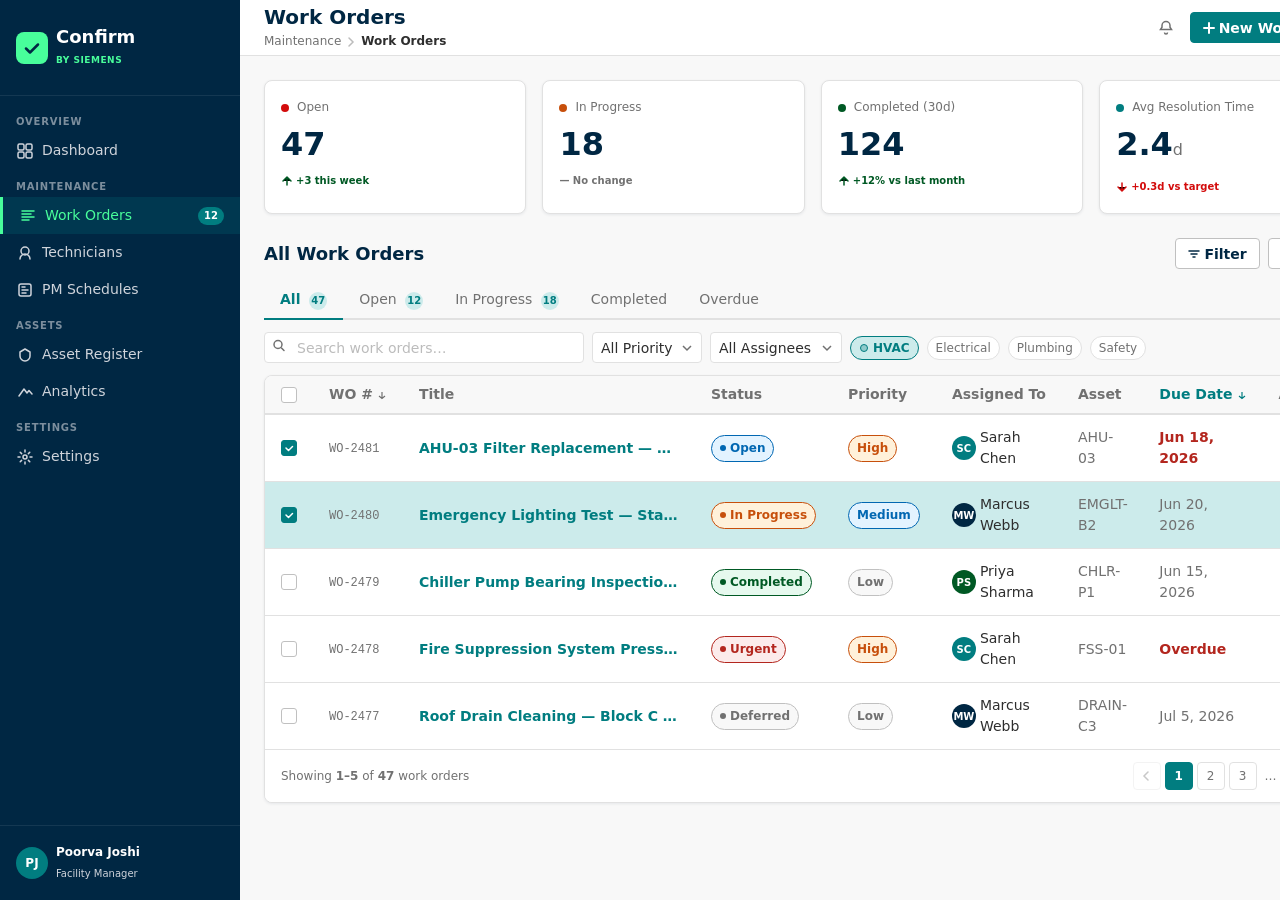
<file: index.html>
<!DOCTYPE html>
<html lang="en">
<head>
  <meta charset="UTF-8" />
  <meta name="viewport" content="width=device-width, initial-scale=1.0" />
  <title>Confirm — Work Orders Dashboard</title>
  <link rel="preconnect" href="https://fonts.googleapis.com" />
  <link rel="stylesheet" href="tokens.css" />
  <style>
    /* ══════════════════════════════════════════
       RESET & BASE
    ══════════════════════════════════════════ */
    *, *::before, *::after { box-sizing: border-box; margin: 0; padding: 0; }

    body {
      font-family: var(--font-family);
      font-weight: var(--font-weight-regular);
      font-size: var(--type-body-md-size);
      line-height: var(--type-body-md-lh);
      color: var(--color-text-default);
      background: var(--color-base-0);
      display: flex;
      min-height: 100vh;
    }

    /* ══════════════════════════════════════════
       SIDEBAR NAV  (dark brand navy)
    ══════════════════════════════════════════ */
    .sidebar {
      width: var(--nav-width);
      background: var(--color-brand-dark);
      min-height: 100vh;
      display: flex;
      flex-direction: column;
      flex-shrink: 0;
      position: fixed;
      top: 0; left: 0; bottom: 0;
      z-index: 100;
    }

    .sidebar-logo {
      padding: var(--spacing-24) var(--spacing-16);
      display: flex;
      align-items: center;
      gap: var(--spacing-8);
      border-bottom: 1px solid rgba(255,255,255,0.08);
    }

    .logo-icon {
      width: 32px; height: 32px;
      background: var(--color-brand-accent);
      border-radius: var(--radius-8);
      display: flex; align-items: center; justify-content: center;
    }

    .logo-icon svg { width: 18px; height: 18px; }

    .logo-text {
      font-size: var(--type-h3-size);
      line-height: var(--type-h3-lh);
      font-weight: var(--font-weight-bold);
      color: var(--color-text-inverse);
    }

    .logo-badge {
      font-size: 9px;
      font-weight: var(--font-weight-bold);
      color: var(--color-brand-accent);
      letter-spacing: 0.5px;
      text-transform: uppercase;
    }

    .sidebar-nav { flex: 1; padding: var(--spacing-8) 0; overflow-y: auto; }

    .nav-section-label {
      padding: var(--spacing-12) var(--spacing-16) var(--spacing-4);
      font-size: var(--type-label-sm-size);
      line-height: var(--type-label-sm-lh);
      font-weight: var(--font-weight-bold);
      color: rgba(207, 212, 219, 0.6);
      text-transform: uppercase;
      letter-spacing: 0.8px;
    }

    .nav-item {
      display: flex;
      align-items: center;
      gap: var(--spacing-8);
      padding: var(--spacing-8) var(--spacing-16);
      color: var(--color-text-alt);
      font-size: var(--type-label-lg-size);
      line-height: var(--type-label-lg-lh);
      cursor: pointer;
      border-radius: 0;
      transition: background 0.15s, color 0.15s;
      text-decoration: none;
      position: relative;
    }

    .nav-item:hover { background: rgba(255,255,255,0.06); color: #fff; }

    .nav-item.active {
      background: rgba(1, 125, 128, 0.2);
      color: var(--color-brand-accent);
      border-left: 3px solid var(--color-brand-accent);
    }

    .nav-item.active .nav-icon { color: var(--color-brand-accent); }

    .nav-icon {
      width: 18px; height: 18px;
      flex-shrink: 0;
      display: flex; align-items: center; justify-content: center;
    }

    .nav-badge {
      margin-left: auto;
      background: var(--color-brand-primary);
      color: #fff;
      font-size: 10px;
      font-weight: var(--font-weight-bold);
      padding: 1px 6px;
      border-radius: var(--radius-full);
      line-height: 16px;
    }

    .sidebar-footer {
      padding: var(--spacing-16);
      border-top: 1px solid rgba(255,255,255,0.08);
    }

    .user-chip {
      display: flex; align-items: center; gap: var(--spacing-8);
    }

    .avatar {
      width: 32px; height: 32px;
      border-radius: var(--radius-full);
      background: var(--color-primary-default);
      display: flex; align-items: center; justify-content: center;
      font-size: var(--type-label-md-size);
      font-weight: var(--font-weight-bold);
      color: #fff;
      flex-shrink: 0;
    }

    .user-info .user-name {
      font-size: var(--type-label-md-size);
      color: #fff;
      font-weight: var(--font-weight-bold);
    }

    .user-info .user-role {
      font-size: var(--type-label-sm-size);
      color: var(--color-text-alt);
    }

    /* ══════════════════════════════════════════
       MAIN LAYOUT
    ══════════════════════════════════════════ */
    .main {
      margin-left: var(--nav-width);
      flex: 1;
      display: flex;
      flex-direction: column;
      min-height: 100vh;
    }

    /* ══════════════════════════════════════════
       TOP HEADER BAR
    ══════════════════════════════════════════ */
    .topbar {
      height: var(--header-height);
      background: var(--color-base-1);
      border-bottom: 1px solid var(--color-border-default);
      display: flex;
      align-items: center;
      padding: 0 var(--spacing-24);
      gap: var(--spacing-16);
      position: sticky; top: 0; z-index: 50;
    }

    .topbar-title {
      font-size: var(--type-h2-size);
      line-height: var(--type-h2-lh);
      font-weight: var(--font-weight-bold);
      color: var(--color-text-secondary);
    }

    .topbar-breadcrumb {
      display: flex; align-items: center; gap: var(--spacing-4);
      font-size: var(--type-label-md-size);
      color: var(--color-text-soft);
    }

    .topbar-breadcrumb .current { color: var(--color-text-default); font-weight: var(--font-weight-bold); }

    .topbar-spacer { flex: 1; }

    .topbar-actions { display: flex; align-items: center; gap: var(--spacing-8); }

    /* ══════════════════════════════════════════
       PAGE CONTENT
    ══════════════════════════════════════════ */
    .page-content {
      padding: var(--spacing-24);
      flex: 1;
      display: flex;
      flex-direction: column;
      gap: var(--spacing-24);
    }

    /* ══════════════════════════════════════════
       STAT CARDS (KPI row)
    ══════════════════════════════════════════ */
    .stat-grid {
      display: grid;
      grid-template-columns: repeat(4, 1fr);
      gap: var(--spacing-16);
    }

    .stat-card {
      background: var(--color-base-1);
      border: 1px solid var(--color-border-default);
      border-radius: var(--radius-8);
      padding: var(--spacing-16) var(--spacing-16);
      display: flex;
      flex-direction: column;
      gap: var(--spacing-4);
      box-shadow: var(--shadow-sm);
      transition: box-shadow 0.2s;
    }

    .stat-card:hover { box-shadow: var(--shadow-md); }

    .stat-label {
      font-size: var(--type-label-md-size);
      color: var(--color-text-soft);
      font-weight: var(--font-weight-regular);
    }

    .stat-value {
      font-size: var(--type-display-03-size);
      line-height: var(--type-display-03-lh);
      font-weight: var(--font-weight-bold);
      color: var(--color-text-secondary);
    }

    .stat-change {
      font-size: var(--type-label-sm-size);
      font-weight: var(--font-weight-bold);
      display: flex; align-items: center; gap: 3px;
    }

    .stat-change.up   { color: #005924; }
    .stat-change.down { color: var(--color-text-alarm); }
    .stat-change.neutral { color: var(--color-text-soft); }

    .stat-indicator {
      width: 8px; height: 8px;
      border-radius: var(--radius-full);
    }
    .indicator-primary { background: var(--color-primary-default); }
    .indicator-success { background: #005924; }
    .indicator-warning { background: #c74f0b; }
    .indicator-alarm   { background: var(--color-text-alarm); }

    /* ══════════════════════════════════════════
       SECTION HEADER
    ══════════════════════════════════════════ */
    .section-header {
      display: flex;
      align-items: center;
      justify-content: space-between;
      gap: var(--spacing-16);
    }

    .section-title {
      font-size: var(--type-h3-size);
      line-height: var(--type-h3-lh);
      font-weight: var(--font-weight-bold);
      color: var(--color-text-secondary);
    }

    .section-actions { display: flex; align-items: center; gap: var(--spacing-8); }

    /* ══════════════════════════════════════════
       FILTERS & SEARCH BAR
    ══════════════════════════════════════════ */
    .filter-bar {
      display: flex;
      align-items: center;
      gap: var(--spacing-8);
      flex-wrap: wrap;
    }

    .search-input-wrap {
      position: relative;
      flex: 1;
      min-width: 200px;
      max-width: 320px;
    }

    .search-icon {
      position: absolute;
      left: var(--spacing-8);
      top: 50%; transform: translateY(-50%);
      color: var(--color-text-soft);
      pointer-events: none;
    }

    .input {
      width: 100%;
      height: 31px;
      padding: 0 var(--spacing-8) 0 32px;
      border: 1px solid var(--color-border-default);
      border-radius: var(--radius-4);
      font-family: var(--font-family);
      font-size: var(--type-body-md-size);
      color: var(--color-text-default);
      background: var(--color-base-1);
      outline: none;
      transition: border-color 0.15s, box-shadow 0.15s;
    }

    .input:focus {
      border-color: var(--color-border-focus);
      box-shadow: 0 0 0 3px rgba(1, 125, 128, 0.15);
    }

    .input::placeholder { color: var(--color-text-weak); }

    .select {
      height: 31px;
      padding: 0 28px 0 var(--spacing-8);
      border: 1px solid var(--color-border-default);
      border-radius: var(--radius-4);
      font-family: var(--font-family);
      font-size: var(--type-label-lg-size);
      color: var(--color-text-default);
      background: var(--color-base-1) url("data:image/svg+xml,%3Csvg xmlns='http://www.w3.org/2000/svg' width='12' height='12' viewBox='0 0 12 12'%3E%3Cpath d='M2 4l4 4 4-4' stroke='%23717171' stroke-width='1.5' fill='none'/%3E%3C/svg%3E") no-repeat right 8px center;
      appearance: none;
      outline: none;
      cursor: pointer;
    }

    .select:focus {
      border-color: var(--color-border-focus);
      box-shadow: 0 0 0 3px rgba(1, 125, 128, 0.15);
    }

    .filter-chip {
      height: 24px;
      padding: 0 var(--spacing-8);
      border: 1px solid var(--color-border-default);
      border-radius: var(--radius-full);
      font-family: var(--font-family);
      font-size: var(--type-label-md-size);
      color: var(--color-text-soft);
      background: var(--color-base-1);
      cursor: pointer;
      display: flex; align-items: center; gap: var(--spacing-4);
      transition: all 0.15s;
      white-space: nowrap;
    }

    .filter-chip:hover { border-color: var(--color-primary-default); color: var(--color-primary-default); }

    .filter-chip.active {
      background: var(--color-brand-light);
      border-color: var(--color-primary-default);
      color: var(--color-primary-default);
      font-weight: var(--font-weight-bold);
    }

    /* ══════════════════════════════════════════
       BUTTONS
    ══════════════════════════════════════════ */
    .btn {
      display: inline-flex;
      align-items: center;
      justify-content: center;
      gap: var(--spacing-4);
      height: 31px;
      padding: 0 var(--spacing-12);
      font-family: var(--font-family);
      font-size: var(--type-label-lg-size);
      font-weight: var(--font-weight-bold);
      border-radius: var(--radius-4);
      border: 1px solid transparent;
      cursor: pointer;
      white-space: nowrap;
      transition: all 0.15s;
      outline: none;
      text-decoration: none;
    }

    .btn-primary {
      background: var(--color-primary-default);
      color: var(--color-text-inverse);
      border-color: var(--color-primary-default);
    }

    .btn-primary:hover  { background: #015d60; border-color: #015d60; }
    .btn-primary:active { background: #014547; }
    .btn-primary:focus  { box-shadow: 0 0 0 3px rgba(1,125,128,0.3); }

    .btn-secondary {
      background: var(--color-base-1);
      color: var(--color-text-secondary);
      border-color: var(--color-border-soft);
    }

    .btn-secondary:hover  { background: var(--color-secondary-hover); border-color: var(--color-primary-default); color: var(--color-primary-default); }
    .btn-secondary:active { background: var(--color-secondary-active); }
    .btn-secondary:focus  { box-shadow: 0 0 0 3px rgba(1,125,128,0.3); }

    .btn-ghost {
      background: transparent;
      color: var(--color-text-soft);
      border-color: transparent;
    }

    .btn-ghost:hover { background: var(--color-base-0); color: var(--color-text-default); }

    .btn-icon {
      width: 31px;
      padding: 0;
      flex-shrink: 0;
    }

    .btn:disabled {
      opacity: 0.38;
      cursor: not-allowed;
    }

    /* ══════════════════════════════════════════
       TABLE
    ══════════════════════════════════════════ */
    .table-card {
      background: var(--color-base-1);
      border: 1px solid var(--color-border-default);
      border-radius: var(--radius-8);
      box-shadow: var(--shadow-sm);
      overflow: hidden;
    }

    .table-wrap { overflow-x: auto; }

    table {
      width: 100%;
      border-collapse: collapse;
    }

    thead th {
      padding: var(--spacing-8) var(--spacing-16);
      background: var(--color-base-0);
      border-bottom: 2px solid var(--color-border-default);
      font-size: var(--type-label-lg-size);
      font-weight: var(--font-weight-bold);
      color: var(--color-text-soft);
      text-align: left;
      white-space: nowrap;
      user-select: none;
    }

    thead th .th-inner {
      display: inline-flex; align-items: center; gap: var(--spacing-4);
      cursor: pointer;
    }

    thead th .th-inner:hover { color: var(--color-text-secondary); }

    thead th.sorted { color: var(--color-primary-default); }

    tbody tr {
      border-bottom: 1px solid var(--color-border-default);
      transition: background 0.1s;
    }

    tbody tr:last-child { border-bottom: none; }
    tbody tr:hover { background: var(--color-base-0); }
    tbody tr.selected { background: var(--color-brand-light); }

    tbody td {
      padding: var(--spacing-12) var(--spacing-16);
      font-size: var(--type-body-md-size);
      color: var(--color-text-default);
      vertical-align: middle;
    }

    .td-id {
      font-family: 'Courier New', monospace;
      font-size: var(--type-label-md-size);
      color: var(--color-text-soft);
    }

    .td-title {
      font-weight: var(--font-weight-bold);
      color: var(--color-text-secondary);
      max-width: 260px;
    }

    .td-link {
      color: var(--color-primary-default);
      cursor: pointer;
      text-decoration: none;
    }

    .td-link:hover { text-decoration: underline; }

    /* ══════════════════════════════════════════
       BADGES / STATUS PILLS
    ══════════════════════════════════════════ */
    .badge {
      display: inline-flex;
      align-items: center;
      gap: var(--spacing-4);
      padding: 2px var(--spacing-8);
      border-radius: var(--radius-full);
      font-size: var(--type-label-md-size);
      font-weight: var(--font-weight-bold);
      white-space: nowrap;
      border: 1px solid transparent;
    }

    .badge-dot {
      width: 6px; height: 6px;
      border-radius: var(--radius-full);
      flex-shrink: 0;
    }

    .badge-open     { background: var(--color-status-info);    color: var(--color-border-info);    border-color: var(--color-border-info); }
    .badge-open     .badge-dot { background: var(--color-border-info); }

    .badge-progress { background: var(--color-status-warning); color: #c74f0b; border-color: #c74f0b; }
    .badge-progress .badge-dot { background: #c74f0b; }

    .badge-done     { background: var(--color-status-success); color: var(--color-border-success); border-color: var(--color-border-success); }
    .badge-done     .badge-dot { background: var(--color-border-success); }

    .badge-urgent   { background: var(--color-status-failure); color: var(--color-border-alarm);   border-color: var(--color-border-alarm); }
    .badge-urgent   .badge-dot { background: var(--color-border-alarm); }

    .badge-deferred { background: var(--color-base-0); color: var(--color-text-soft); border-color: var(--color-border-soft); }
    .badge-deferred .badge-dot { background: var(--color-text-soft); }

    /* Priority badges */
    .badge-high     { background: #fff1da; color: #c74f0b; border-color: #c74f0b; }
    .badge-medium   { background: var(--color-status-info); color: var(--color-border-info); border-color: var(--color-border-info); }
    .badge-low      { background: var(--color-base-0); color: var(--color-text-soft); border-color: var(--color-border-soft); }

    /* ══════════════════════════════════════════
       CHECKBOX
    ══════════════════════════════════════════ */
    .checkbox-wrap {
      display: flex;
      align-items: center;
      gap: var(--spacing-8);
      cursor: pointer;
      user-select: none;
    }

    .checkbox {
      width: 16px; height: 16px;
      border: 1.5px solid var(--color-border-soft);
      border-radius: 3px;
      background: var(--color-base-1);
      display: flex; align-items: center; justify-content: center;
      flex-shrink: 0;
      transition: all 0.15s;
    }

    .checkbox.checked {
      background: var(--color-primary-default);
      border-color: var(--color-primary-default);
    }

    .checkbox.checked svg { display: block; }
    .checkbox svg { display: none; width: 10px; height: 10px; }

    /* ══════════════════════════════════════════
       PAGINATION
    ══════════════════════════════════════════ */
    .table-footer {
      display: flex;
      align-items: center;
      justify-content: space-between;
      padding: var(--spacing-12) var(--spacing-16);
      border-top: 1px solid var(--color-border-default);
      background: var(--color-base-1);
      flex-wrap: wrap;
      gap: var(--spacing-8);
    }

    .pagination-info {
      font-size: var(--type-label-md-size);
      color: var(--color-text-soft);
    }

    .pagination {
      display: flex;
      align-items: center;
      gap: var(--spacing-4);
    }

    .page-btn {
      width: 28px; height: 28px;
      display: flex; align-items: center; justify-content: center;
      border: 1px solid var(--color-border-default);
      border-radius: var(--radius-4);
      background: var(--color-base-1);
      cursor: pointer;
      font-size: var(--type-label-md-size);
      color: var(--color-text-soft);
      font-family: var(--font-family);
      transition: all 0.15s;
    }

    .page-btn:hover { border-color: var(--color-primary-default); color: var(--color-primary-default); }

    .page-btn.active {
      background: var(--color-primary-default);
      border-color: var(--color-primary-default);
      color: #fff;
      font-weight: var(--font-weight-bold);
    }

    .page-btn:disabled { opacity: 0.38; cursor: not-allowed; }

    /* ══════════════════════════════════════════
       MODAL / SLIDE-PANEL
    ══════════════════════════════════════════ */
    .modal-backdrop {
      position: fixed; inset: 0;
      background: rgba(0,39,67,0.4);
      display: flex; align-items: flex-start; justify-content: flex-end;
      z-index: 200;
      opacity: 0; pointer-events: none;
      transition: opacity 0.2s;
    }

    .modal-backdrop.open { opacity: 1; pointer-events: all; }

    .slide-panel {
      width: 480px;
      max-width: 100%;
      height: 100vh;
      background: var(--color-base-1);
      box-shadow: var(--shadow-lg);
      display: flex; flex-direction: column;
      transform: translateX(100%);
      transition: transform 0.25s cubic-bezier(0.4,0,0.2,1);
    }

    .modal-backdrop.open .slide-panel { transform: translateX(0); }

    .panel-header {
      padding: var(--spacing-16) var(--spacing-24);
      border-bottom: 1px solid var(--color-border-default);
      display: flex; align-items: center; gap: var(--spacing-12);
    }

    .panel-title {
      font-size: var(--type-h3-size);
      font-weight: var(--font-weight-bold);
      color: var(--color-text-secondary);
      flex: 1;
    }

    .panel-body {
      flex: 1;
      overflow-y: auto;
      padding: var(--spacing-24);
      display: flex; flex-direction: column; gap: var(--spacing-16);
    }

    .form-row {
      display: grid;
      grid-template-columns: 1fr 1fr;
      gap: var(--spacing-16);
    }

    .form-group { display: flex; flex-direction: column; gap: var(--spacing-4); }

    .form-label {
      font-size: var(--type-label-md-size);
      font-weight: var(--font-weight-bold);
      color: var(--color-text-soft);
    }

    .form-input {
      height: 36px;
      padding: 0 var(--spacing-8);
      border: 1px solid var(--color-border-default);
      border-radius: var(--radius-4);
      font-family: var(--font-family);
      font-size: var(--type-body-md-size);
      color: var(--color-text-default);
      background: var(--color-base-1);
      outline: none;
      transition: border-color 0.15s, box-shadow 0.15s;
    }

    .form-input:focus {
      border-color: var(--color-border-focus);
      box-shadow: 0 0 0 3px rgba(1,125,128,0.15);
    }

    .form-select {
      height: 36px;
      padding: 0 28px 0 var(--spacing-8);
      border: 1px solid var(--color-border-default);
      border-radius: var(--radius-4);
      font-family: var(--font-family);
      font-size: var(--type-body-md-size);
      color: var(--color-text-default);
      background: var(--color-base-1) url("data:image/svg+xml,%3Csvg xmlns='http://www.w3.org/2000/svg' width='12' height='12' viewBox='0 0 12 12'%3E%3Cpath d='M2 4l4 4 4-4' stroke='%23717171' stroke-width='1.5' fill='none'/%3E%3C/svg%3E") no-repeat right 8px center;
      appearance: none; outline: none;
    }

    .form-select:focus {
      border-color: var(--color-border-focus);
      box-shadow: 0 0 0 3px rgba(1,125,128,0.15);
    }

    .form-textarea {
      padding: var(--spacing-8);
      border: 1px solid var(--color-border-default);
      border-radius: var(--radius-4);
      font-family: var(--font-family);
      font-size: var(--type-body-md-size);
      color: var(--color-text-default);
      background: var(--color-base-1);
      outline: none;
      resize: vertical;
      min-height: 80px;
      transition: border-color 0.15s, box-shadow 0.15s;
    }

    .form-textarea:focus {
      border-color: var(--color-border-focus);
      box-shadow: 0 0 0 3px rgba(1,125,128,0.15);
    }

    .panel-footer {
      padding: var(--spacing-16) var(--spacing-24);
      border-top: 1px solid var(--color-border-default);
      display: flex; align-items: center; justify-content: flex-end;
      gap: var(--spacing-8);
    }

    /* ══════════════════════════════════════════
       TOAST NOTIFICATION
    ══════════════════════════════════════════ */
    .toast-container {
      position: fixed;
      bottom: var(--spacing-24);
      right: var(--spacing-24);
      display: flex; flex-direction: column; gap: var(--spacing-8);
      z-index: 300;
    }

    .toast {
      display: flex; align-items: flex-start; gap: var(--spacing-8);
      padding: var(--spacing-12) var(--spacing-16);
      background: var(--color-base-1);
      border-radius: var(--radius-8);
      box-shadow: var(--shadow-lg);
      border-left: 4px solid transparent;
      max-width: 360px;
      animation: slideUp 0.25s ease;
    }

    .toast-success { border-left-color: var(--color-border-success); }
    .toast-info    { border-left-color: var(--color-border-info); }
    .toast-warning { border-left-color: #c74f0b; }
    .toast-alarm   { border-left-color: var(--color-border-alarm); }

    .toast-icon { font-size: 16px; line-height: 1; flex-shrink: 0; margin-top: 2px; }
    .toast-body { flex: 1; }

    .toast-title {
      font-size: var(--type-label-lg-size);
      font-weight: var(--font-weight-bold);
      color: var(--color-text-secondary);
      margin-bottom: 2px;
    }

    .toast-msg {
      font-size: var(--type-label-md-size);
      color: var(--color-text-soft);
    }

    @keyframes slideUp {
      from { transform: translateY(12px); opacity: 0; }
      to   { transform: translateY(0);    opacity: 1; }
    }

    /* ══════════════════════════════════════════
       TABS
    ══════════════════════════════════════════ */
    .tabs {
      display: flex;
      gap: 0;
      border-bottom: 2px solid var(--color-border-default);
    }

    .tab-item {
      padding: var(--spacing-8) var(--spacing-16);
      font-size: var(--type-label-lg-size);
      font-weight: var(--font-weight-regular);
      color: var(--color-text-soft);
      cursor: pointer;
      position: relative;
      border-bottom: 2px solid transparent;
      margin-bottom: -2px;
      transition: color 0.15s;
      white-space: nowrap;
    }

    .tab-item:hover { color: var(--color-text-secondary); }

    .tab-item.active {
      color: var(--color-primary-default);
      font-weight: var(--font-weight-bold);
      border-bottom-color: var(--color-primary-default);
    }

    .tab-count {
      display: inline-flex; align-items: center; justify-content: center;
      width: 18px; height: 18px;
      background: var(--color-brand-light);
      color: var(--color-primary-default);
      border-radius: var(--radius-full);
      font-size: 10px;
      font-weight: var(--font-weight-bold);
      margin-left: var(--spacing-4);
    }

    /* ══════════════════════════════════════════
       UTILITY
    ══════════════════════════════════════════ */
    .flex { display: flex; }
    .items-center { align-items: center; }
    .gap-8 { gap: var(--spacing-8); }
    .gap-4 { gap: var(--spacing-4); }
    .ml-auto { margin-left: auto; }
    .text-soft { color: var(--color-text-soft); }
    .text-secondary { color: var(--color-text-secondary); }
    .font-bold { font-weight: var(--font-weight-bold); }
    .truncate { overflow: hidden; text-overflow: ellipsis; white-space: nowrap; }
  </style>
</head>
<body>

<!-- ══════════════════════════════════════════
     SIDEBAR
══════════════════════════════════════════ -->
<aside class="sidebar">
  <div class="sidebar-logo">
    <div class="logo-icon">
      <svg viewBox="0 0 18 18" fill="none" xmlns="http://www.w3.org/2000/svg">
        <path d="M3 9.5l4 4 8-8" stroke="#002743" stroke-width="2.5" stroke-linecap="round" stroke-linejoin="round"/>
      </svg>
    </div>
    <div>
      <div class="logo-text">Confirm</div>
      <div class="logo-badge">By Siemens</div>
    </div>
  </div>

  <nav class="sidebar-nav">
    <div class="nav-section-label">Overview</div>

    <a class="nav-item" href="#">
      <span class="nav-icon">
        <svg width="16" height="16" viewBox="0 0 16 16" fill="none"><rect x="1" y="1" width="6" height="6" rx="1.5" stroke="currentColor" stroke-width="1.5"/><rect x="9" y="1" width="6" height="6" rx="1.5" stroke="currentColor" stroke-width="1.5"/><rect x="1" y="9" width="6" height="6" rx="1.5" stroke="currentColor" stroke-width="1.5"/><rect x="9" y="9" width="6" height="6" rx="1.5" stroke="currentColor" stroke-width="1.5"/></svg>
      </span>
      Dashboard
    </a>

    <div class="nav-section-label">Maintenance</div>

    <a class="nav-item active" href="#">
      <span class="nav-icon">
        <svg width="16" height="16" viewBox="0 0 16 16" fill="none"><path d="M2 3h12M2 6h9M2 9h12M2 12h7" stroke="currentColor" stroke-width="1.5" stroke-linecap="round"/></svg>
      </span>
      Work Orders
      <span class="nav-badge">12</span>
    </a>

    <a class="nav-item" href="#">
      <span class="nav-icon">
        <svg width="16" height="16" viewBox="0 0 16 16" fill="none"><circle cx="8" cy="6" r="4" stroke="currentColor" stroke-width="1.5"/><path d="M3 14c0-2.76 2.24-5 5-5s5 2.24 5 5" stroke="currentColor" stroke-width="1.5" stroke-linecap="round"/></svg>
      </span>
      Technicians
    </a>

    <a class="nav-item" href="#">
      <span class="nav-icon">
        <svg width="16" height="16" viewBox="0 0 16 16" fill="none"><rect x="2" y="2" width="12" height="12" rx="2" stroke="currentColor" stroke-width="1.5"/><path d="M5 8h6M5 5h3M5 11h4" stroke="currentColor" stroke-width="1.5" stroke-linecap="round"/></svg>
      </span>
      PM Schedules
    </a>

    <div class="nav-section-label">Assets</div>

    <a class="nav-item" href="#">
      <span class="nav-icon">
        <svg width="16" height="16" viewBox="0 0 16 16" fill="none"><path d="M8 2L3 5v4c0 2.76 2.24 5 5 5s5-2.24 5-5V5L8 2z" stroke="currentColor" stroke-width="1.5" stroke-linejoin="round"/></svg>
      </span>
      Asset Register
    </a>

    <a class="nav-item" href="#">
      <span class="nav-icon">
        <svg width="16" height="16" viewBox="0 0 16 16" fill="none"><path d="M2 12L7 5l3 4 2-2.5 3 3.5" stroke="currentColor" stroke-width="1.5" stroke-linecap="round" stroke-linejoin="round"/></svg>
      </span>
      Analytics
    </a>

    <div class="nav-section-label">Settings</div>

    <a class="nav-item" href="#">
      <span class="nav-icon">
        <svg width="16" height="16" viewBox="0 0 16 16" fill="none"><circle cx="8" cy="8" r="2" stroke="currentColor" stroke-width="1.5"/><path d="M8 1v2M8 13v2M1 8h2M13 8h2M3.22 3.22l1.42 1.42M11.36 11.36l1.42 1.42M3.22 12.78l1.42-1.42M11.36 4.64l1.42-1.42" stroke="currentColor" stroke-width="1.5" stroke-linecap="round"/></svg>
      </span>
      Settings
    </a>
  </nav>

  <div class="sidebar-footer">
    <div class="user-chip">
      <div class="avatar">PJ</div>
      <div class="user-info">
        <div class="user-name">Poorva Joshi</div>
        <div class="user-role">Facility Manager</div>
      </div>
    </div>
  </div>
</aside>

<!-- ══════════════════════════════════════════
     MAIN AREA
══════════════════════════════════════════ -->
<main class="main">

  <!-- Top Bar -->
  <header class="topbar">
    <div>
      <div class="topbar-title">Work Orders</div>
      <div class="topbar-breadcrumb">
        <span>Maintenance</span>
        <svg width="12" height="12" viewBox="0 0 12 12"><path d="M4 2l4 4-4 4" stroke="#bcbcbc" stroke-width="1.5" fill="none" stroke-linecap="round"/></svg>
        <span class="current">Work Orders</span>
      </div>
    </div>
    <div class="topbar-spacer"></div>
    <div class="topbar-actions">
      <button class="btn btn-ghost btn-icon" title="Notifications">
        <svg width="16" height="16" viewBox="0 0 16 16" fill="none"><path d="M8 1.5C5.79 1.5 4 3.29 4 5.5v1.75L2.5 9.5h11L12 7.25V5.5C12 3.29 10.21 1.5 8 1.5z" stroke="currentColor" stroke-width="1.5"/><path d="M6.5 12.5a1.5 1.5 0 003 0" stroke="currentColor" stroke-width="1.5"/></svg>
      </button>
      <button class="btn btn-primary" onclick="openPanel()">
        <svg width="12" height="12" viewBox="0 0 12 12"><path d="M6 1v10M1 6h10" stroke="currentColor" stroke-width="2" stroke-linecap="round"/></svg>
        New Work Order
      </button>
    </div>
  </header>

  <!-- Page Content -->
  <div class="page-content">

    <!-- KPI Stats -->
    <div class="stat-grid">
      <div class="stat-card">
        <div class="flex items-center gap-8">
          <span class="stat-indicator indicator-alarm"></span>
          <span class="stat-label">Open</span>
        </div>
        <div class="stat-value">47</div>
        <div class="stat-change up">
          <svg width="12" height="12" viewBox="0 0 12 12"><path d="M6 10V2M2 6l4-4 4 4" stroke="currentColor" stroke-width="1.5" stroke-linecap="round"/></svg>
          +3 this week
        </div>
      </div>
      <div class="stat-card">
        <div class="flex items-center gap-8">
          <span class="stat-indicator indicator-warning"></span>
          <span class="stat-label">In Progress</span>
        </div>
        <div class="stat-value">18</div>
        <div class="stat-change neutral">—&nbsp;No change</div>
      </div>
      <div class="stat-card">
        <div class="flex items-center gap-8">
          <span class="stat-indicator indicator-success"></span>
          <span class="stat-label">Completed (30d)</span>
        </div>
        <div class="stat-value">124</div>
        <div class="stat-change up">
          <svg width="12" height="12" viewBox="0 0 12 12"><path d="M6 10V2M2 6l4-4 4 4" stroke="currentColor" stroke-width="1.5" stroke-linecap="round"/></svg>
          +12% vs last month
        </div>
      </div>
      <div class="stat-card">
        <div class="flex items-center gap-8">
          <span class="stat-indicator indicator-primary"></span>
          <span class="stat-label">Avg Resolution Time</span>
        </div>
        <div class="stat-value">2.4<span style="font-size:16px;font-weight:400;color:var(--color-text-soft)">d</span></div>
        <div class="stat-change down">
          <svg width="12" height="12" viewBox="0 0 12 12"><path d="M6 2v8M2 6l4 4 4-4" stroke="currentColor" stroke-width="1.5" stroke-linecap="round"/></svg>
          +0.3d vs target
        </div>
      </div>
    </div>

    <!-- Table Section -->
    <div>
      <div class="section-header" style="margin-bottom: var(--spacing-12);">
        <div class="section-title">All Work Orders</div>
        <div class="section-actions">
          <button class="btn btn-secondary">
            <svg width="12" height="12" viewBox="0 0 12 12"><path d="M1 3h10M3 6h6M5 9h2" stroke="currentColor" stroke-width="1.5" stroke-linecap="round"/></svg>
            Filter
          </button>
          <button class="btn btn-secondary">
            <svg width="12" height="12" viewBox="0 0 12 12"><path d="M6 1v10M2 8l4 3 4-3" stroke="currentColor" stroke-width="1.5" stroke-linecap="round"/></svg>
            Export
          </button>
        </div>
      </div>

      <!-- Tabs -->
      <div class="tabs" style="margin-bottom: var(--spacing-12);">
        <div class="tab-item active">All <span class="tab-count">47</span></div>
        <div class="tab-item">Open <span class="tab-count">12</span></div>
        <div class="tab-item">In Progress <span class="tab-count">18</span></div>
        <div class="tab-item">Completed</div>
        <div class="tab-item">Overdue</div>
      </div>

      <!-- Filter Bar -->
      <div class="filter-bar" style="margin-bottom: var(--spacing-12);">
        <div class="search-input-wrap">
          <span class="search-icon">
            <svg width="14" height="14" viewBox="0 0 14 14" fill="none"><circle cx="6" cy="6" r="4" stroke="currentColor" stroke-width="1.5"/><path d="M9.5 9.5l2.5 2.5" stroke="currentColor" stroke-width="1.5" stroke-linecap="round"/></svg>
          </span>
          <input class="input" type="text" placeholder="Search work orders…" />
        </div>
        <select class="select">
          <option>All Priority</option>
          <option>High</option>
          <option>Medium</option>
          <option>Low</option>
        </select>
        <select class="select">
          <option>All Assignees</option>
          <option>Sarah Chen</option>
          <option>Marcus Webb</option>
          <option>Priya Sharma</option>
        </select>
        <button class="filter-chip active">
          <svg width="10" height="10" viewBox="0 0 10 10"><circle cx="5" cy="5" r="3.5" fill="currentColor" fill-opacity="0.3" stroke="currentColor" stroke-width="1"/></svg>
          HVAC
        </button>
        <button class="filter-chip">Electrical</button>
        <button class="filter-chip">Plumbing</button>
        <button class="filter-chip">Safety</button>
      </div>

      <!-- Table Card -->
      <div class="table-card">
        <div class="table-wrap">
          <table>
            <thead>
              <tr>
                <th style="width:36px">
                  <label class="checkbox-wrap">
                    <span class="checkbox"></span>
                  </label>
                </th>
                <th><span class="th-inner">WO # <svg width="10" height="10" viewBox="0 0 10 10"><path d="M5 2v6M2 6l3 2.5L8 6" stroke="currentColor" stroke-width="1.2" fill="none"/></svg></span></th>
                <th><span class="th-inner">Title</span></th>
                <th><span class="th-inner">Status</span></th>
                <th><span class="th-inner">Priority</span></th>
                <th><span class="th-inner">Assigned To</span></th>
                <th><span class="th-inner">Asset</span></th>
                <th class="sorted"><span class="th-inner">Due Date <svg width="10" height="10" viewBox="0 0 10 10"><path d="M5 2v6M2 6l3 2.5L8 6" stroke="#017d80" stroke-width="1.2" fill="none"/></svg></span></th>
                <th>Actions</th>
              </tr>
            </thead>
            <tbody>
              <!-- Row 1 -->
              <tr>
                <td>
                  <label class="checkbox-wrap">
                    <span class="checkbox checked">
                      <svg viewBox="0 0 10 10" fill="none"><path d="M2 5l2.5 2.5 4-4" stroke="#fff" stroke-width="1.5" stroke-linecap="round" stroke-linejoin="round"/></svg>
                    </span>
                  </label>
                </td>
                <td><span class="td-id">WO-2481</span></td>
                <td><a class="td-link td-title truncate" onclick="openPanel()" style="display:block">AHU-03 Filter Replacement — Level 4 East Wing</a></td>
                <td><span class="badge badge-open"><span class="badge-dot"></span>Open</span></td>
                <td><span class="badge badge-high">High</span></td>
                <td>
                  <div class="flex items-center gap-4">
                    <div class="avatar" style="width:24px;height:24px;font-size:10px">SC</div>
                    Sarah Chen
                  </div>
                </td>
                <td class="text-soft">AHU-03</td>
                <td><span style="color:var(--color-border-alarm);font-weight:var(--font-weight-bold)">Jun 18, 2026</span></td>
                <td>
                  <div class="flex items-center gap-4">
                    <button class="btn btn-ghost btn-icon" title="View">
                      <svg width="14" height="14" viewBox="0 0 14 14" fill="none"><circle cx="7" cy="7" r="2.5" stroke="currentColor" stroke-width="1.5"/><path d="M1.5 7c0-3.04 2.46-5.5 5.5-5.5S12.5 3.96 12.5 7 10.04 12.5 7 12.5 1.5 10.04 1.5 7z" stroke="currentColor" stroke-width="1.5"/></svg>
                    </button>
                    <button class="btn btn-ghost btn-icon" title="More">
                      <svg width="14" height="14" viewBox="0 0 14 14" fill="none"><circle cx="7" cy="3" r="1" fill="currentColor"/><circle cx="7" cy="7" r="1" fill="currentColor"/><circle cx="7" cy="11" r="1" fill="currentColor"/></svg>
                    </button>
                  </div>
                </td>
              </tr>
              <!-- Row 2 -->
              <tr class="selected">
                <td>
                  <label class="checkbox-wrap">
                    <span class="checkbox checked">
                      <svg viewBox="0 0 10 10" fill="none"><path d="M2 5l2.5 2.5 4-4" stroke="#fff" stroke-width="1.5" stroke-linecap="round" stroke-linejoin="round"/></svg>
                    </span>
                  </label>
                </td>
                <td><span class="td-id">WO-2480</span></td>
                <td><a class="td-link td-title truncate" onclick="openPanel()" style="display:block">Emergency Lighting Test — Stairwell B</a></td>
                <td><span class="badge badge-progress"><span class="badge-dot"></span>In Progress</span></td>
                <td><span class="badge badge-medium">Medium</span></td>
                <td>
                  <div class="flex items-center gap-4">
                    <div class="avatar" style="width:24px;height:24px;font-size:10px;background:#002743">MW</div>
                    Marcus Webb
                  </div>
                </td>
                <td class="text-soft">EMGLT-B2</td>
                <td class="text-soft">Jun 20, 2026</td>
                <td>
                  <div class="flex items-center gap-4">
                    <button class="btn btn-ghost btn-icon">
                      <svg width="14" height="14" viewBox="0 0 14 14" fill="none"><circle cx="7" cy="7" r="2.5" stroke="currentColor" stroke-width="1.5"/><path d="M1.5 7c0-3.04 2.46-5.5 5.5-5.5S12.5 3.96 12.5 7 10.04 12.5 7 12.5 1.5 10.04 1.5 7z" stroke="currentColor" stroke-width="1.5"/></svg>
                    </button>
                    <button class="btn btn-ghost btn-icon">
                      <svg width="14" height="14" viewBox="0 0 14 14" fill="none"><circle cx="7" cy="3" r="1" fill="currentColor"/><circle cx="7" cy="7" r="1" fill="currentColor"/><circle cx="7" cy="11" r="1" fill="currentColor"/></svg>
                    </button>
                  </div>
                </td>
              </tr>
              <!-- Row 3 -->
              <tr>
                <td>
                  <label class="checkbox-wrap"><span class="checkbox"></span></label>
                </td>
                <td><span class="td-id">WO-2479</span></td>
                <td><a class="td-link td-title truncate" onclick="openPanel()" style="display:block">Chiller Pump Bearing Inspection — Plant Room 1</a></td>
                <td><span class="badge badge-done"><span class="badge-dot"></span>Completed</span></td>
                <td><span class="badge badge-low">Low</span></td>
                <td>
                  <div class="flex items-center gap-4">
                    <div class="avatar" style="width:24px;height:24px;font-size:10px;background:#005924">PS</div>
                    Priya Sharma
                  </div>
                </td>
                <td class="text-soft">CHLR-P1</td>
                <td class="text-soft">Jun 15, 2026</td>
                <td>
                  <div class="flex items-center gap-4">
                    <button class="btn btn-ghost btn-icon">
                      <svg width="14" height="14" viewBox="0 0 14 14" fill="none"><circle cx="7" cy="7" r="2.5" stroke="currentColor" stroke-width="1.5"/><path d="M1.5 7c0-3.04 2.46-5.5 5.5-5.5S12.5 3.96 12.5 7 10.04 12.5 7 12.5 1.5 10.04 1.5 7z" stroke="currentColor" stroke-width="1.5"/></svg>
                    </button>
                    <button class="btn btn-ghost btn-icon">
                      <svg width="14" height="14" viewBox="0 0 14 14" fill="none"><circle cx="7" cy="3" r="1" fill="currentColor"/><circle cx="7" cy="7" r="1" fill="currentColor"/><circle cx="7" cy="11" r="1" fill="currentColor"/></svg>
                    </button>
                  </div>
                </td>
              </tr>
              <!-- Row 4 -->
              <tr>
                <td>
                  <label class="checkbox-wrap"><span class="checkbox"></span></label>
                </td>
                <td><span class="td-id">WO-2478</span></td>
                <td><a class="td-link td-title truncate" onclick="openPanel()" style="display:block">Fire Suppression System Pressure Check</a></td>
                <td><span class="badge badge-urgent"><span class="badge-dot"></span>Urgent</span></td>
                <td><span class="badge badge-high">High</span></td>
                <td>
                  <div class="flex items-center gap-4">
                    <div class="avatar" style="width:24px;height:24px;font-size:10px">SC</div>
                    Sarah Chen
                  </div>
                </td>
                <td class="text-soft">FSS-01</td>
                <td><span style="color:var(--color-border-alarm);font-weight:var(--font-weight-bold)">Overdue</span></td>
                <td>
                  <div class="flex items-center gap-4">
                    <button class="btn btn-ghost btn-icon">
                      <svg width="14" height="14" viewBox="0 0 14 14" fill="none"><circle cx="7" cy="7" r="2.5" stroke="currentColor" stroke-width="1.5"/><path d="M1.5 7c0-3.04 2.46-5.5 5.5-5.5S12.5 3.96 12.5 7 10.04 12.5 7 12.5 1.5 10.04 1.5 7z" stroke="currentColor" stroke-width="1.5"/></svg>
                    </button>
                    <button class="btn btn-ghost btn-icon">
                      <svg width="14" height="14" viewBox="0 0 14 14" fill="none"><circle cx="7" cy="3" r="1" fill="currentColor"/><circle cx="7" cy="7" r="1" fill="currentColor"/><circle cx="7" cy="11" r="1" fill="currentColor"/></svg>
                    </button>
                  </div>
                </td>
              </tr>
              <!-- Row 5 -->
              <tr>
                <td>
                  <label class="checkbox-wrap"><span class="checkbox"></span></label>
                </td>
                <td><span class="td-id">WO-2477</span></td>
                <td><a class="td-link td-title truncate" onclick="openPanel()" style="display:block">Roof Drain Cleaning — Block C North</a></td>
                <td><span class="badge badge-deferred"><span class="badge-dot"></span>Deferred</span></td>
                <td><span class="badge badge-low">Low</span></td>
                <td>
                  <div class="flex items-center gap-4">
                    <div class="avatar" style="width:24px;height:24px;font-size:10px;background:#002743">MW</div>
                    Marcus Webb
                  </div>
                </td>
                <td class="text-soft">DRAIN-C3</td>
                <td class="text-soft">Jul 5, 2026</td>
                <td>
                  <div class="flex items-center gap-4">
                    <button class="btn btn-ghost btn-icon">
                      <svg width="14" height="14" viewBox="0 0 14 14" fill="none"><circle cx="7" cy="7" r="2.5" stroke="currentColor" stroke-width="1.5"/><path d="M1.5 7c0-3.04 2.46-5.5 5.5-5.5S12.5 3.96 12.5 7 10.04 12.5 7 12.5 1.5 10.04 1.5 7z" stroke="currentColor" stroke-width="1.5"/></svg>
                    </button>
                    <button class="btn btn-ghost btn-icon">
                      <svg width="14" height="14" viewBox="0 0 14 14" fill="none"><circle cx="7" cy="3" r="1" fill="currentColor"/><circle cx="7" cy="7" r="1" fill="currentColor"/><circle cx="7" cy="11" r="1" fill="currentColor"/></svg>
                    </button>
                  </div>
                </td>
              </tr>
            </tbody>
          </table>
        </div>

        <!-- Pagination -->
        <div class="table-footer">
          <div class="pagination-info">Showing <strong>1–5</strong> of <strong>47</strong> work orders</div>
          <div class="pagination">
            <button class="page-btn" disabled>
              <svg width="12" height="12" viewBox="0 0 12 12"><path d="M7 2L3 6l4 4" stroke="currentColor" stroke-width="1.5" fill="none" stroke-linecap="round"/></svg>
            </button>
            <button class="page-btn active">1</button>
            <button class="page-btn">2</button>
            <button class="page-btn">3</button>
            <span style="color:var(--color-text-soft);font-size:12px;padding:0 4px">…</span>
            <button class="page-btn">10</button>
            <button class="page-btn">
              <svg width="12" height="12" viewBox="0 0 12 12"><path d="M5 2l4 4-4 4" stroke="currentColor" stroke-width="1.5" fill="none" stroke-linecap="round"/></svg>
            </button>
          </div>
        </div>
      </div>
    </div>
  </div>
</main>

<!-- ══════════════════════════════════════════
     SLIDE PANEL — New Work Order
══════════════════════════════════════════ -->
<div class="modal-backdrop" id="panel-backdrop" onclick="closePanel(event)">
  <div class="slide-panel" onclick="event.stopPropagation()">
    <div class="panel-header">
      <div class="panel-title">New Work Order</div>
      <button class="btn btn-ghost btn-icon" onclick="closePanel()">
        <svg width="14" height="14" viewBox="0 0 14 14" fill="none"><path d="M2 2l10 10M12 2L2 12" stroke="currentColor" stroke-width="1.5" stroke-linecap="round"/></svg>
      </button>
    </div>

    <div class="panel-body">
      <div class="form-group">
        <label class="form-label">Title *</label>
        <input class="form-input" type="text" placeholder="Describe the work required…" />
      </div>

      <div class="form-row">
        <div class="form-group">
          <label class="form-label">Status</label>
          <select class="form-select">
            <option>Open</option>
            <option>In Progress</option>
            <option>Completed</option>
            <option>Deferred</option>
          </select>
        </div>
        <div class="form-group">
          <label class="form-label">Priority</label>
          <select class="form-select">
            <option>Medium</option>
            <option>High</option>
            <option>Low</option>
          </select>
        </div>
      </div>

      <div class="form-row">
        <div class="form-group">
          <label class="form-label">Asset</label>
          <select class="form-select">
            <option>Select asset…</option>
            <option>AHU-03</option>
            <option>CHLR-P1</option>
            <option>FSS-01</option>
          </select>
        </div>
        <div class="form-group">
          <label class="form-label">Category</label>
          <select class="form-select">
            <option>HVAC</option>
            <option>Electrical</option>
            <option>Plumbing</option>
            <option>Safety</option>
          </select>
        </div>
      </div>

      <div class="form-row">
        <div class="form-group">
          <label class="form-label">Assigned To</label>
          <select class="form-select">
            <option>Unassigned</option>
            <option>Sarah Chen</option>
            <option>Marcus Webb</option>
            <option>Priya Sharma</option>
          </select>
        </div>
        <div class="form-group">
          <label class="form-label">Due Date</label>
          <input class="form-input" type="date" value="2026-06-25" />
        </div>
      </div>

      <div class="form-group">
        <label class="form-label">Description</label>
        <textarea class="form-textarea" placeholder="Additional details, safety notes, parts required…"></textarea>
      </div>

      <div class="form-group">
        <label class="form-label">Estimated Hours</label>
        <input class="form-input" type="number" placeholder="0.0" style="max-width:120px" />
      </div>

      <!-- Info Banner -->
      <div style="background:var(--color-status-info);border:1px solid var(--color-border-info);border-radius:var(--radius-4);padding:var(--spacing-8) var(--spacing-12);display:flex;align-items:flex-start;gap:var(--spacing-8);">
        <svg width="16" height="16" viewBox="0 0 16 16" fill="none" style="flex-shrink:0;margin-top:1px"><circle cx="8" cy="8" r="6.5" stroke="#0167b2" stroke-width="1.5"/><path d="M8 7v4M8 5v1" stroke="#0167b2" stroke-width="1.5" stroke-linecap="round"/></svg>
        <span style="font-size:var(--type-label-md-size);color:#0167b2">A WO number will be auto-assigned on save. The assignee will be notified by email.</span>
      </div>
    </div>

    <div class="panel-footer">
      <button class="btn btn-secondary" onclick="closePanel()">Cancel</button>
      <button class="btn btn-secondary">Save Draft</button>
      <button class="btn btn-primary" onclick="saveAndToast()">Create Work Order</button>
    </div>
  </div>
</div>

<!-- ══════════════════════════════════════════
     TOAST CONTAINER
══════════════════════════════════════════ -->
<div class="toast-container" id="toasts"></div>

<script>
  // Panel open/close
  function openPanel() {
    document.getElementById('panel-backdrop').classList.add('open');
  }
  function closePanel(e) {
    if (!e || e.target === document.getElementById('panel-backdrop')) {
      document.getElementById('panel-backdrop').classList.remove('open');
    }
  }

  // Tab switching
  document.querySelectorAll('.tab-item').forEach(tab => {
    tab.addEventListener('click', () => {
      document.querySelectorAll('.tab-item').forEach(t => t.classList.remove('active'));
      tab.classList.add('active');
    });
  });

  // Filter chip toggling
  document.querySelectorAll('.filter-chip').forEach(chip => {
    chip.addEventListener('click', () => chip.classList.toggle('active'));
  });

  // Checkbox toggling
  document.querySelectorAll('.checkbox-wrap').forEach(wrap => {
    wrap.addEventListener('click', () => {
      wrap.querySelector('.checkbox').classList.toggle('checked');
      const svg = wrap.querySelector('svg');
      if (svg) svg.style.display = wrap.querySelector('.checkbox').classList.contains('checked') ? 'block' : 'none';
    });
  });

  // Toast notification
  function showToast(type, title, msg) {
    const icons = { success: '✅', info: 'ℹ️', warning: '⚠️', alarm: '🚨' };
    const container = document.getElementById('toasts');
    const toast = document.createElement('div');
    toast.className = `toast toast-${type}`;
    toast.innerHTML = `
      <div class="toast-icon">${icons[type]||'📢'}</div>
      <div class="toast-body">
        <div class="toast-title">${title}</div>
        <div class="toast-msg">${msg}</div>
      </div>
      <button class="btn btn-ghost btn-icon" onclick="this.closest('.toast').remove()" style="width:20px;height:20px">
        <svg width="10" height="10" viewBox="0 0 10 10"><path d="M1 1l8 8M9 1L1 9" stroke="currentColor" stroke-width="1.5" stroke-linecap="round"/></svg>
      </button>
    `;
    container.appendChild(toast);
    setTimeout(() => toast.remove(), 4000);
  }

  function saveAndToast() {
    closePanel();
    setTimeout(() => {
      showToast('success', 'Work Order Created', 'WO-2482 has been created and assigned to Sarah Chen.');
    }, 300);
  }

  // Page btn interaction
  document.querySelectorAll('.page-btn:not([disabled])').forEach(btn => {
    btn.addEventListener('click', function() {
      if (!this.querySelector('svg')) {
        document.querySelectorAll('.page-btn').forEach(b => b.classList.remove('active'));
        this.classList.add('active');
      }
    });
  });
</script>
</body>
</html>
</file>
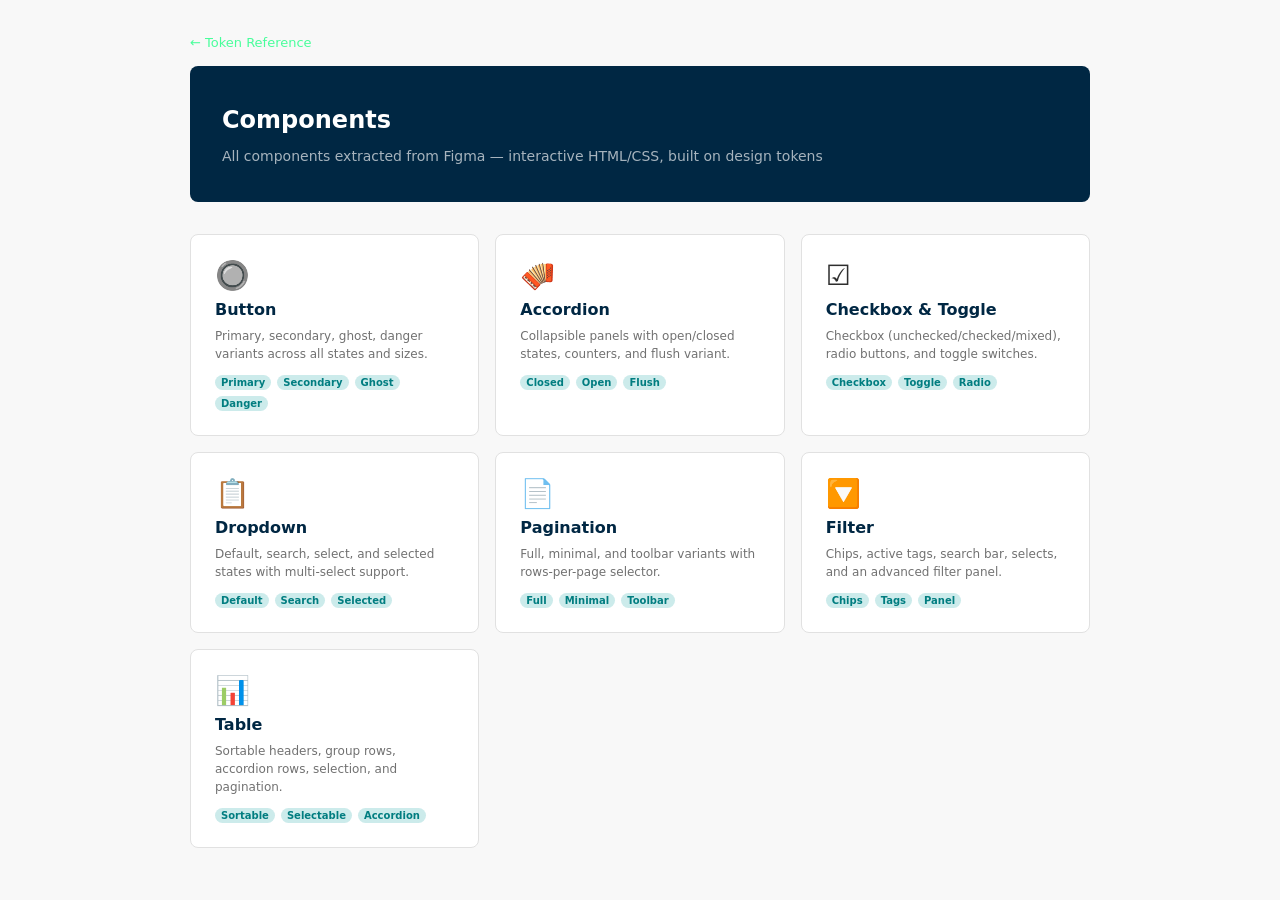
<file: components/index.html>
<!DOCTYPE html>
<html lang="en">
<head>
  <meta charset="UTF-8" />
  <meta name="viewport" content="width=device-width, initial-scale=1.0" />
  <title>Components — Confirm DS</title>
  <link rel="stylesheet" href="../tokens.css" />
  <style>
    body { font-family: var(--font-family); background: var(--color-base-0); padding: var(--spacing-32); color: var(--color-text-default); max-width: 900px; margin: 0 auto; }
    .header { background: var(--color-brand-dark); border-radius: var(--radius-8); padding: var(--spacing-24) var(--spacing-32); margin-bottom: var(--spacing-32); color: #fff; }
    .header h1 { font-size: 24px; font-weight: 700; margin-bottom: 4px; }
    .header p { font-size: 14px; color: rgba(255,255,255,0.65); }
    .back-link { display: inline-flex; align-items: center; gap: 6px; font-size: 13px; color: var(--color-brand-accent); text-decoration: none; margin-bottom: var(--spacing-16); }
    .grid { display: grid; grid-template-columns: repeat(3, 1fr); gap: var(--spacing-16); }
    .card { background: #fff; border: 1px solid var(--color-border-default); border-radius: var(--radius-8); padding: var(--spacing-24); text-decoration: none; color: inherit; display: flex; flex-direction: column; gap: var(--spacing-8); transition: box-shadow 0.15s, transform 0.15s; }
    .card:hover { box-shadow: var(--shadow-md); transform: translateY(-2px); }
    .card-icon { font-size: 28px; }
    .card-title { font-size: var(--type-h4-size); font-weight: var(--font-weight-bold); color: var(--color-text-secondary); }
    .card-desc { font-size: var(--type-body-sm-size); color: var(--color-text-soft); line-height: 1.5; }
    .card-meta { display: flex; gap: 6px; flex-wrap: wrap; margin-top: 4px; }
    .tag { font-size: 10px; font-weight: 700; padding: 2px 6px; border-radius: var(--radius-full); background: var(--color-brand-light); color: var(--color-primary-default); }
  </style>
</head>
<body>
  <a class="back-link" href="../tokens-reference.html">← Token Reference</a>
  <div class="header">
    <h1>Components</h1>
    <p>All components extracted from Figma — interactive HTML/CSS, built on design tokens</p>
  </div>

  <div class="grid">
    <a class="card" href="button.html">
      <div class="card-icon">🔘</div>
      <div class="card-title">Button</div>
      <div class="card-desc">Primary, secondary, ghost, danger variants across all states and sizes.</div>
      <div class="card-meta"><span class="tag">Primary</span><span class="tag">Secondary</span><span class="tag">Ghost</span><span class="tag">Danger</span></div>
    </a>
    <a class="card" href="accordion.html">
      <div class="card-icon">🪗</div>
      <div class="card-title">Accordion</div>
      <div class="card-desc">Collapsible panels with open/closed states, counters, and flush variant.</div>
      <div class="card-meta"><span class="tag">Closed</span><span class="tag">Open</span><span class="tag">Flush</span></div>
    </a>
    <a class="card" href="checkbox-toggle.html">
      <div class="card-icon">☑️</div>
      <div class="card-title">Checkbox &amp; Toggle</div>
      <div class="card-desc">Checkbox (unchecked/checked/mixed), radio buttons, and toggle switches.</div>
      <div class="card-meta"><span class="tag">Checkbox</span><span class="tag">Toggle</span><span class="tag">Radio</span></div>
    </a>
    <a class="card" href="dropdown.html">
      <div class="card-icon">📋</div>
      <div class="card-title">Dropdown</div>
      <div class="card-desc">Default, search, select, and selected states with multi-select support.</div>
      <div class="card-meta"><span class="tag">Default</span><span class="tag">Search</span><span class="tag">Selected</span></div>
    </a>
    <a class="card" href="pagination.html">
      <div class="card-icon">📄</div>
      <div class="card-title">Pagination</div>
      <div class="card-desc">Full, minimal, and toolbar variants with rows-per-page selector.</div>
      <div class="card-meta"><span class="tag">Full</span><span class="tag">Minimal</span><span class="tag">Toolbar</span></div>
    </a>
    <a class="card" href="filter.html">
      <div class="card-icon">🔽</div>
      <div class="card-title">Filter</div>
      <div class="card-desc">Chips, active tags, search bar, selects, and an advanced filter panel.</div>
      <div class="card-meta"><span class="tag">Chips</span><span class="tag">Tags</span><span class="tag">Panel</span></div>
    </a>
    <a class="card" href="table.html">
      <div class="card-icon">📊</div>
      <div class="card-title">Table</div>
      <div class="card-desc">Sortable headers, group rows, accordion rows, selection, and pagination.</div>
      <div class="card-meta"><span class="tag">Sortable</span><span class="tag">Selectable</span><span class="tag">Accordion</span></div>
    </a>
  </div>
</body>
</html>
</file>
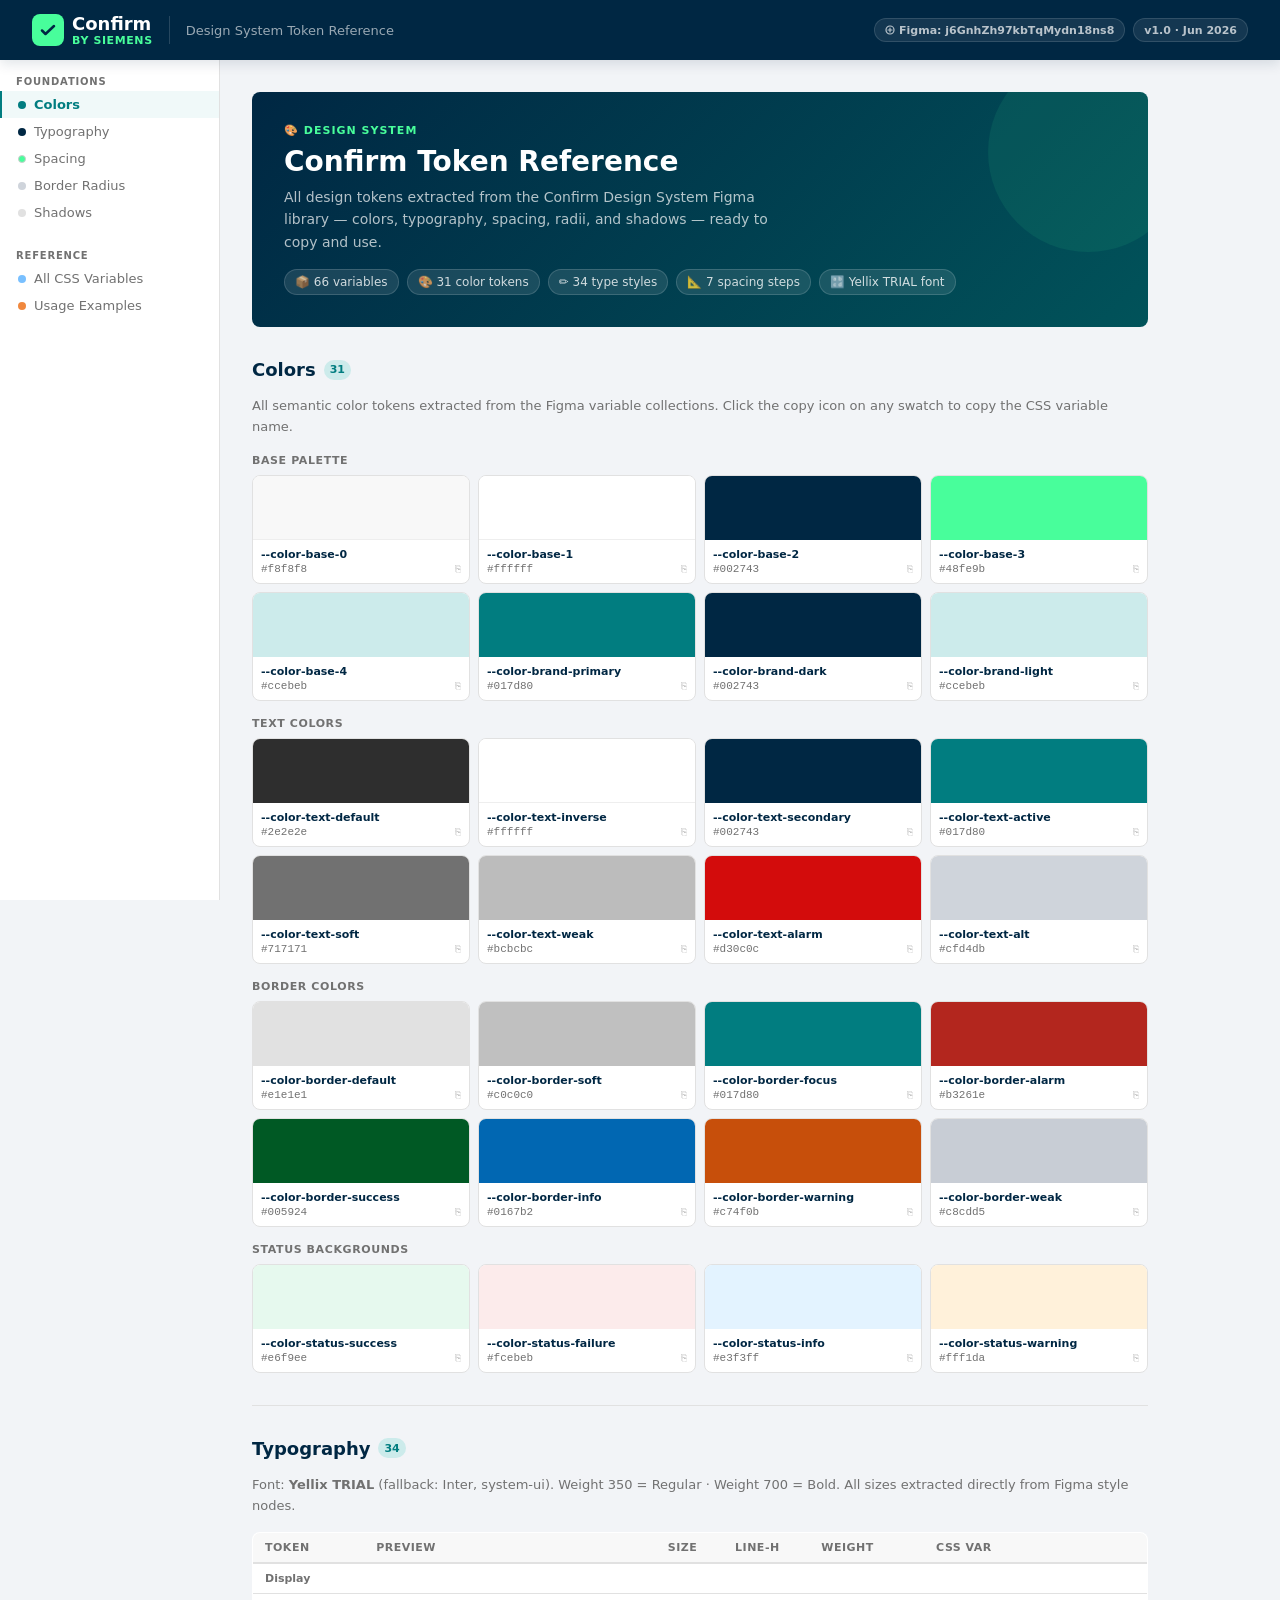
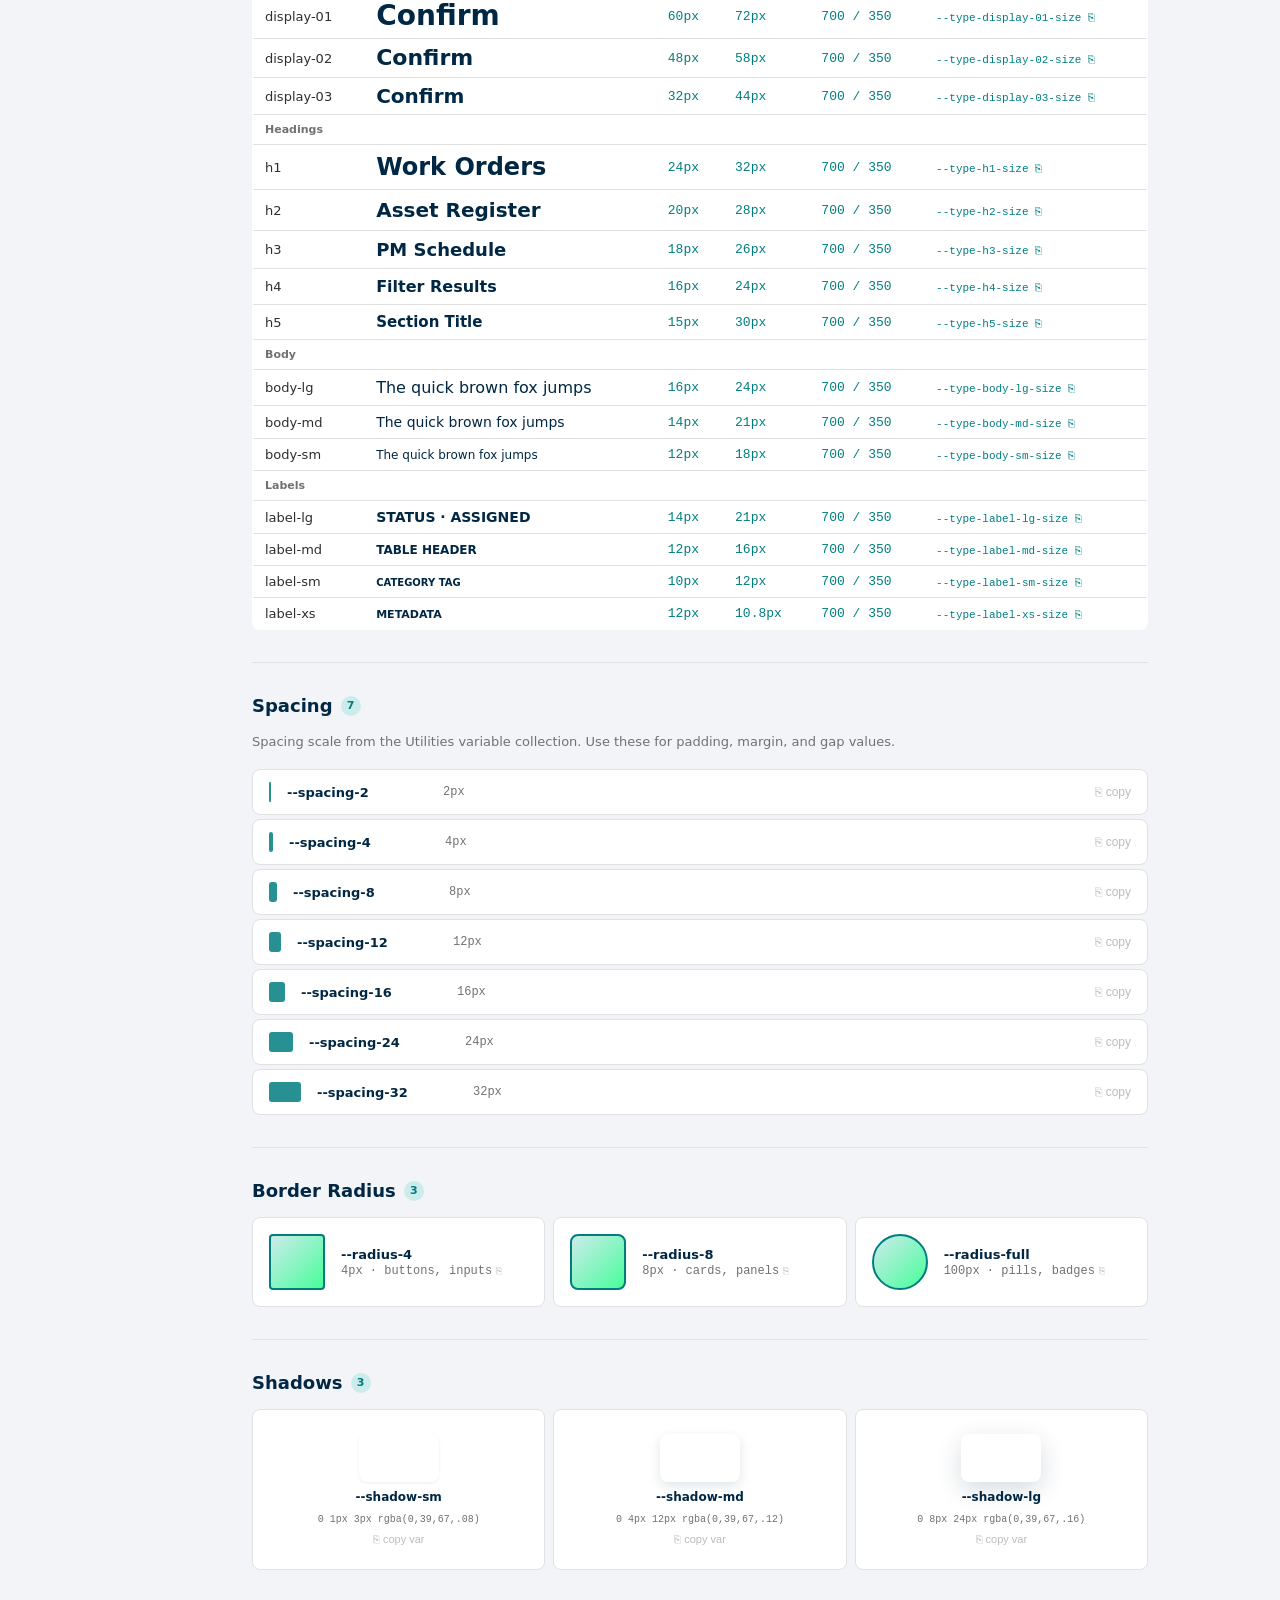
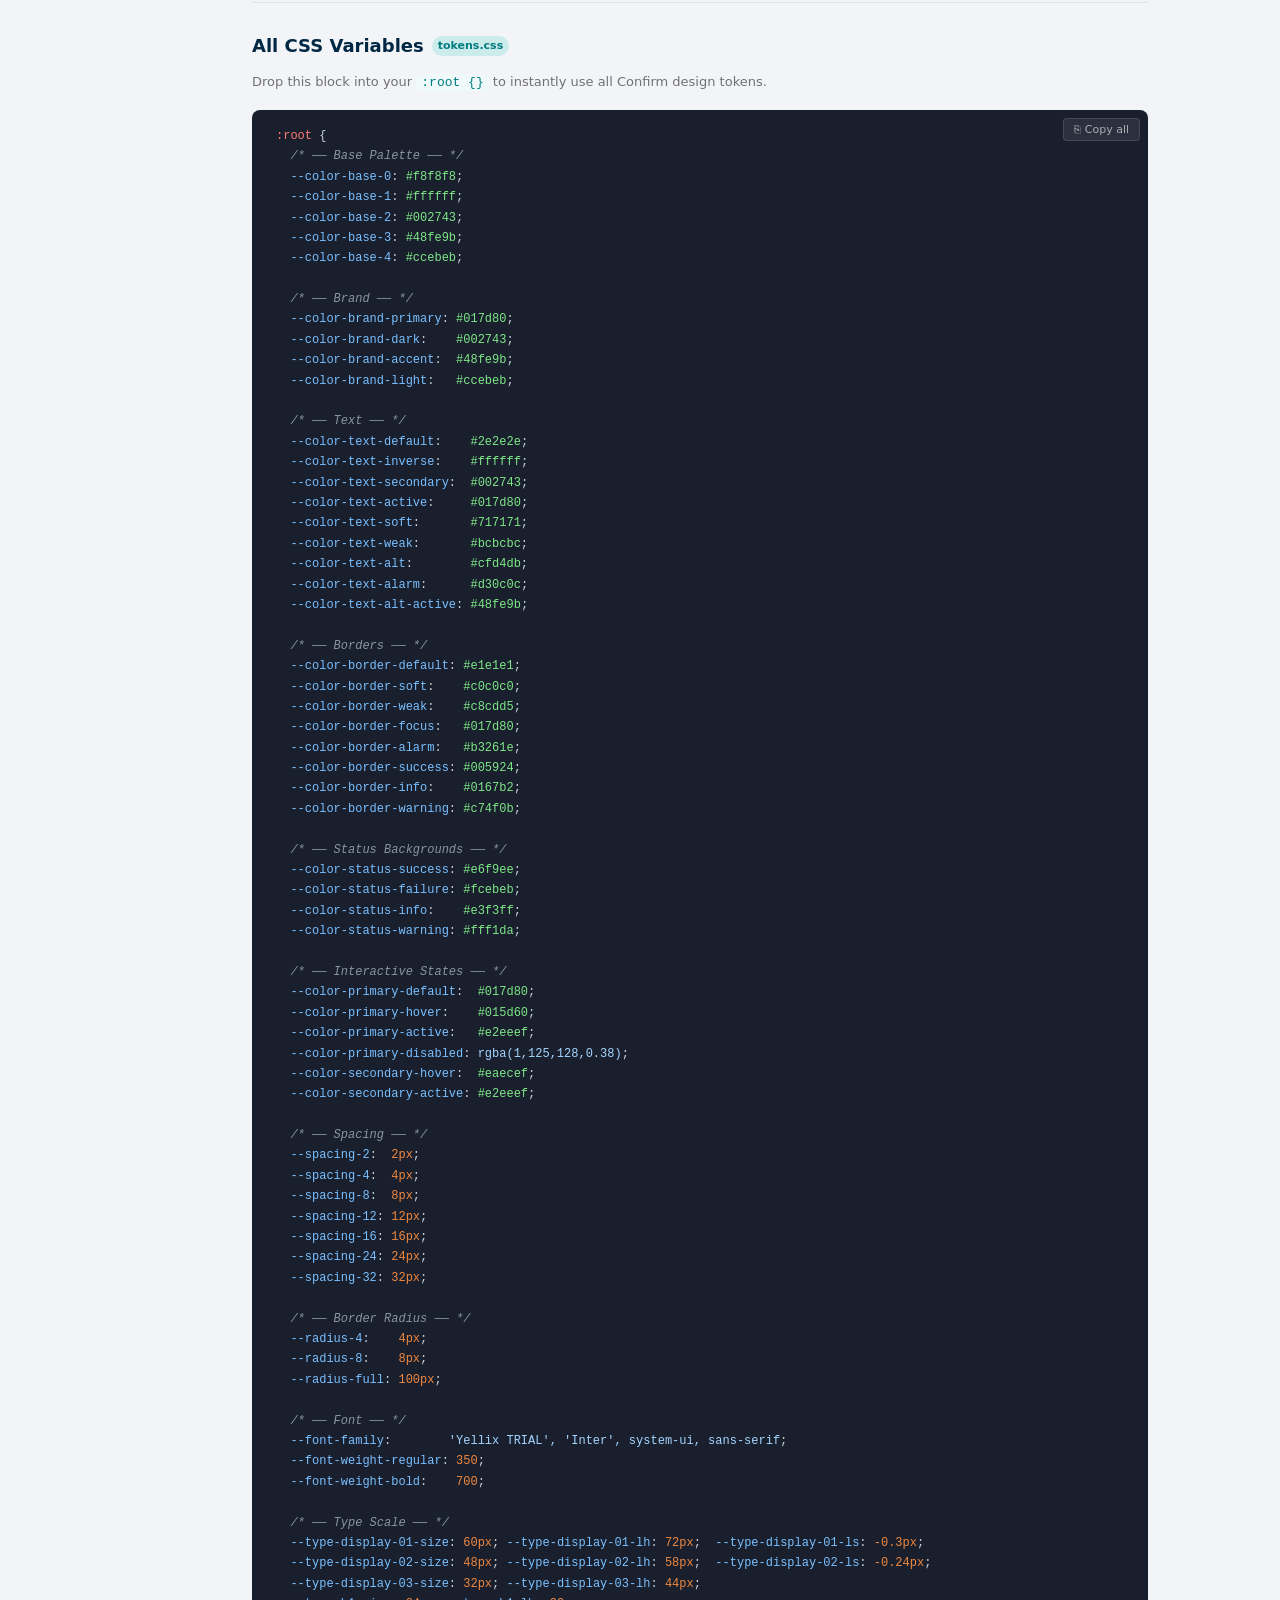
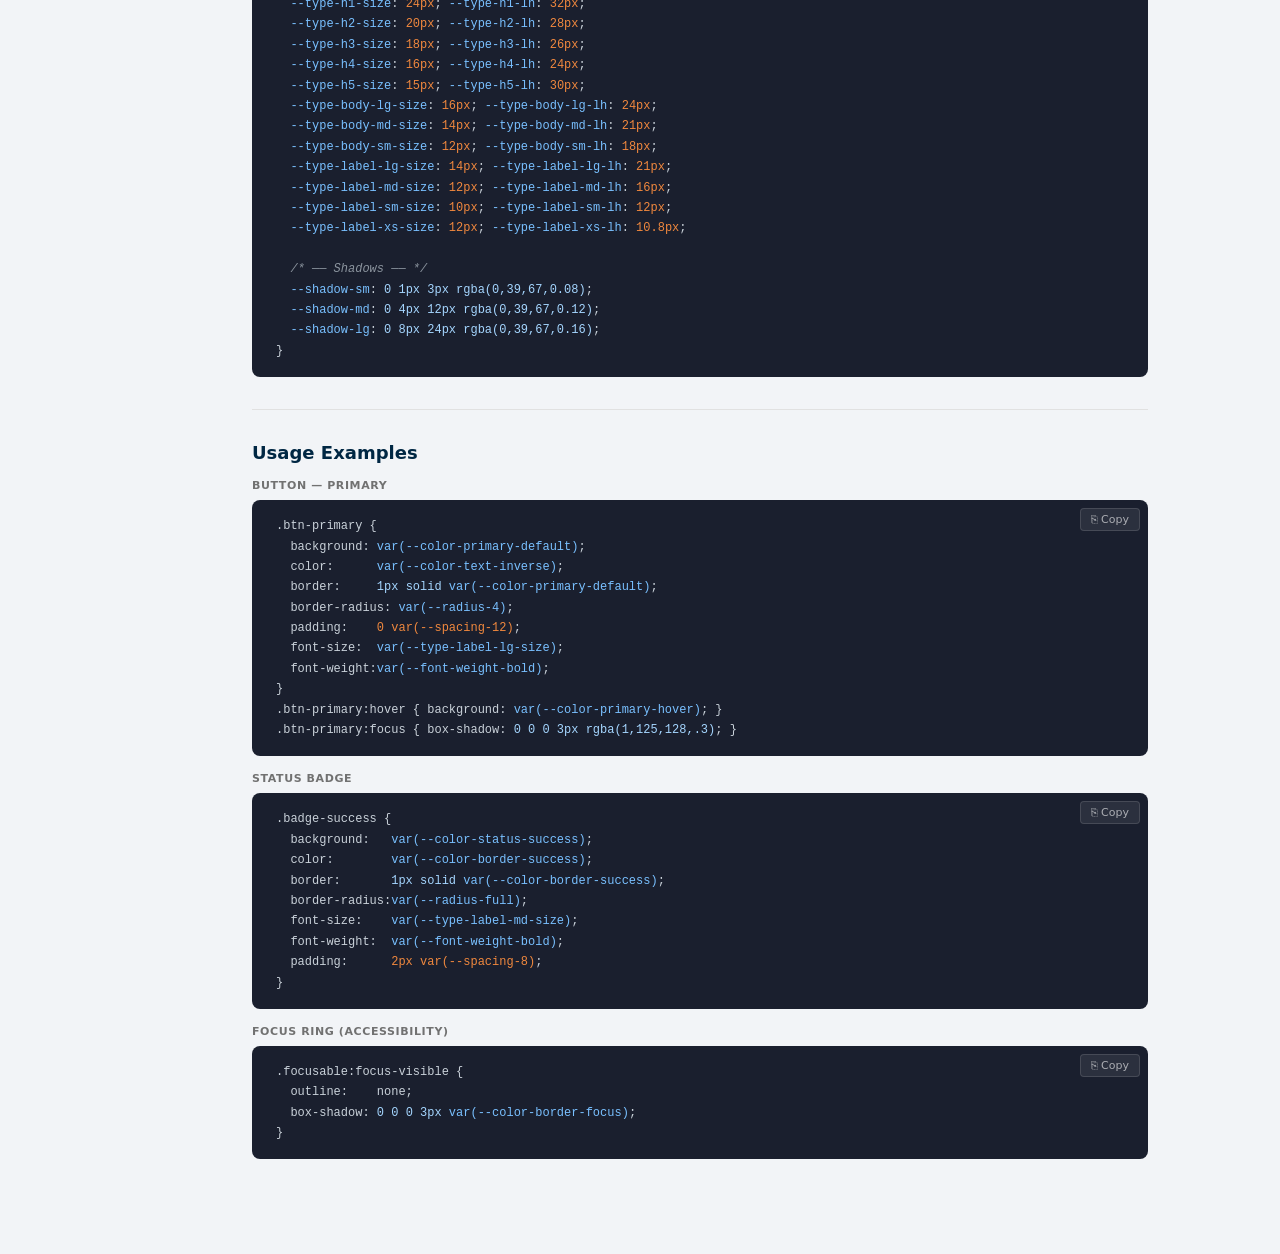
<file: tokens-reference.html>
<!DOCTYPE html>
<html lang="en">
<head>
  <meta charset="UTF-8" />
  <meta name="viewport" content="width=device-width, initial-scale=1.0" />
  <title>Confirm Design System — Token Reference</title>
  <style>
    /* ─── TOKENS (source of truth) ─── */
    :root {
      --color-base-0: #f8f8f8;
      --color-base-1: #ffffff;
      --color-base-2: #002743;
      --color-base-3: #48fe9b;
      --color-base-4: #ccebeb;
      --color-brand-primary: #017d80;
      --color-brand-dark: #002743;
      --color-brand-accent: #48fe9b;
      --color-brand-light: #ccebeb;
      --color-text-default: #2e2e2e;
      --color-text-inverse: #ffffff;
      --color-text-secondary: #002743;
      --color-text-active: #017d80;
      --color-text-soft: #717171;
      --color-text-weak: #bcbcbc;
      --color-text-alt: #cfd4db;
      --color-text-alarm: #d30c0c;
      --color-text-alt-active: #48fe9b;
      --color-border-default: #e1e1e1;
      --color-border-soft: #c0c0c0;
      --color-border-weak: #c8cdd5;
      --color-border-focus: #017d80;
      --color-border-alarm: #b3261e;
      --color-border-success: #005924;
      --color-border-info: #0167b2;
      --color-border-warning: #c74f0b;
      --color-status-success: #e6f9ee;
      --color-status-failure: #fcebeb;
      --color-status-info: #e3f3ff;
      --color-status-warning: #fff1da;
      --color-primary-default: #017d80;
      --color-primary-hover: #015d60;
      --color-primary-active: #e2eeef;
      --color-primary-disabled: rgba(1,125,128,0.38);
      --color-secondary-hover: #eaecef;
      --color-secondary-active: #e2eeef;
      --spacing-2: 2px;
      --spacing-4: 4px;
      --spacing-8: 8px;
      --spacing-12: 12px;
      --spacing-16: 16px;
      --spacing-24: 24px;
      --spacing-32: 32px;
      --radius-4: 4px;
      --radius-8: 8px;
      --radius-full: 100px;
      --font-family: 'Inter', system-ui, -apple-system, sans-serif;
      --font-weight-regular: 350;
      --font-weight-bold: 700;
      --type-display-01-size: 60px; --type-display-01-lh: 72px; --type-display-01-ls: -0.3px;
      --type-display-02-size: 48px; --type-display-02-lh: 58px; --type-display-02-ls: -0.24px;
      --type-display-03-size: 32px; --type-display-03-lh: 44px;
      --type-h1-size: 24px; --type-h1-lh: 32px;
      --type-h2-size: 20px; --type-h2-lh: 28px;
      --type-h3-size: 18px; --type-h3-lh: 26px;
      --type-h4-size: 16px; --type-h4-lh: 24px;
      --type-h5-size: 15px; --type-h5-lh: 30px;
      --type-body-lg-size: 16px; --type-body-lg-lh: 24px;
      --type-body-md-size: 14px; --type-body-md-lh: 21px;
      --type-body-sm-size: 12px; --type-body-sm-lh: 18px;
      --type-label-lg-size: 14px; --type-label-lg-lh: 21px;
      --type-label-md-size: 12px; --type-label-md-lh: 16px;
      --type-label-sm-size: 10px; --type-label-sm-lh: 12px;
      --type-label-xs-size: 12px; --type-label-xs-lh: 10.8px;
      --shadow-sm: 0 1px 3px rgba(0,39,67,0.08);
      --shadow-md: 0 4px 12px rgba(0,39,67,0.12);
      --shadow-lg: 0 8px 24px rgba(0,39,67,0.16);
    }

    /* ─── PAGE CHROME ─── */
    *, *::before, *::after { box-sizing: border-box; margin: 0; padding: 0; }
    body { font-family: var(--font-family); background: #f2f4f7; color: var(--color-text-default); min-height: 100vh; }

    /* TOPBAR */
    .topbar {
      background: var(--color-brand-dark);
      padding: 0 var(--spacing-32);
      height: 60px;
      display: flex; align-items: center; gap: var(--spacing-16);
      position: sticky; top: 0; z-index: 100;
      box-shadow: var(--shadow-md);
    }
    .logo { display: flex; align-items: center; gap: var(--spacing-8); }
    .logo-mark {
      width: 32px; height: 32px; border-radius: var(--radius-8);
      background: var(--color-brand-accent);
      display: flex; align-items: center; justify-content: center;
    }
    .logo-mark svg { width: 16px; }
    .logo-name { font-size: 18px; font-weight: 700; color: #fff; }
    .logo-sub  { font-size: 11px; font-weight: 700; color: var(--color-brand-accent); letter-spacing: 0.6px; text-transform: uppercase; }
    .topbar-sep { width: 1px; height: 28px; background: rgba(255,255,255,0.15); }
    .topbar-tag { font-size: 13px; color: rgba(255,255,255,0.6); }
    .topbar-right { margin-left: auto; display: flex; align-items: center; gap: var(--spacing-8); }
    .pill-badge {
      height: 24px; padding: 0 10px;
      border-radius: var(--radius-full);
      font-size: 11px; font-weight: 700;
      display: inline-flex; align-items: center; gap: 4px;
    }
    .pill-figma { background: rgba(255,255,255,0.08); color: rgba(255,255,255,0.7); border: 1px solid rgba(255,255,255,0.12); }

    /* NAV SIDEBAR */
    .layout { display: flex; }
    .sidenav {
      width: 220px; flex-shrink: 0;
      background: #fff;
      border-right: 1px solid var(--color-border-default);
      min-height: calc(100vh - 60px);
      position: sticky; top: 60px; align-self: flex-start;
      overflow-y: auto;
      max-height: calc(100vh - 60px);
    }
    .sidenav-section { padding: var(--spacing-16) 0 var(--spacing-8); }
    .sidenav-label {
      padding: 0 var(--spacing-16) var(--spacing-4);
      font-size: 10px; font-weight: 700;
      color: var(--color-text-soft); text-transform: uppercase; letter-spacing: 0.8px;
    }
    .sidenav-link {
      display: flex; align-items: center; gap: var(--spacing-8);
      padding: 6px var(--spacing-16);
      font-size: 13px; color: var(--color-text-soft);
      cursor: pointer; text-decoration: none;
      transition: all 0.12s;
      border-left: 2px solid transparent;
    }
    .sidenav-link:hover { color: var(--color-brand-primary); background: #f8fbfb; }
    .sidenav-link.active { color: var(--color-brand-primary); font-weight: 700; border-left-color: var(--color-brand-primary); background: #f0f9f9; }
    .sidenav-link .dot { width: 8px; height: 8px; border-radius: 50%; flex-shrink: 0; }

    /* MAIN */
    .main { flex: 1; padding: var(--spacing-32); max-width: 960px; }

    /* PAGE HEADER */
    .page-hero {
      background: linear-gradient(135deg, var(--color-brand-dark) 0%, #01535a 100%);
      border-radius: var(--radius-8);
      padding: var(--spacing-32);
      margin-bottom: var(--spacing-32);
      color: #fff;
      position: relative; overflow: hidden;
    }
    .page-hero::after {
      content: '';
      position: absolute; right: -40px; top: -40px;
      width: 200px; height: 200px;
      border-radius: 50%;
      background: rgba(72,254,155,0.08);
    }
    .hero-eyebrow { font-size: 11px; font-weight: 700; color: var(--color-brand-accent); text-transform: uppercase; letter-spacing: 1px; margin-bottom: var(--spacing-8); }
    .hero-title { font-size: 28px; font-weight: 700; margin-bottom: var(--spacing-8); }
    .hero-sub { font-size: 14px; color: rgba(255,255,255,0.7); max-width: 500px; line-height: 1.6; margin-bottom: var(--spacing-16); }
    .hero-meta { display: flex; gap: var(--spacing-8); flex-wrap: wrap; }
    .meta-chip {
      height: 26px; padding: 0 10px;
      background: rgba(255,255,255,0.1);
      border: 1px solid rgba(255,255,255,0.15);
      border-radius: var(--radius-full);
      font-size: 12px; color: rgba(255,255,255,0.8);
      display: inline-flex; align-items: center; gap: 5px;
    }

    /* SECTIONS */
    .section { margin-bottom: var(--spacing-32); scroll-margin-top: 80px; }
    .section-head { margin-bottom: var(--spacing-16); display: flex; align-items: center; gap: var(--spacing-8); }
    .section-title { font-size: 18px; font-weight: 700; color: var(--color-text-secondary); }
    .section-count {
      height: 20px; min-width: 20px; padding: 0 6px;
      background: var(--color-brand-light);
      color: var(--color-brand-primary);
      border-radius: var(--radius-full);
      font-size: 11px; font-weight: 700;
      display: inline-flex; align-items: center; justify-content: center;
    }
    .section-desc { font-size: 13px; color: var(--color-text-soft); margin-bottom: var(--spacing-16); line-height: 1.6; }

    /* TOKEN CARDS GRID */
    .token-grid { display: grid; gap: var(--spacing-8); }
    .token-grid-2 { grid-template-columns: repeat(2, 1fr); }
    .token-grid-3 { grid-template-columns: repeat(3, 1fr); }
    .token-grid-4 { grid-template-columns: repeat(4, 1fr); }

    .token-card {
      background: #fff;
      border: 1px solid var(--color-border-default);
      border-radius: var(--radius-8);
      overflow: hidden;
      transition: box-shadow 0.15s;
    }
    .token-card:hover { box-shadow: var(--shadow-md); }

    /* COLOR SWATCH */
    .swatch { height: 64px; width: 100%; position: relative; }
    .swatch-check {
      position: absolute; bottom: 6px; right: 6px;
      background: rgba(0,0,0,0.15); border-radius: var(--radius-full);
      width: 20px; height: 20px;
      display: flex; align-items: center; justify-content: center;
      cursor: pointer; opacity: 0; transition: opacity 0.15s;
      font-size: 10px;
    }
    .token-card:hover .swatch-check { opacity: 1; }

    .token-meta { padding: var(--spacing-8) var(--spacing-8) var(--spacing-8); }
    .token-name {
      font-size: 11px; font-weight: 700;
      color: var(--color-text-secondary);
      margin-bottom: 2px;
      word-break: break-all;
    }
    .token-value {
      font-size: 11px; font-family: 'Courier New', monospace;
      color: var(--color-text-soft);
      display: flex; align-items: center; justify-content: space-between; gap: 4px;
    }
    .copy-btn {
      background: none; border: none; cursor: pointer;
      color: var(--color-text-weak); padding: 0; font-size: 10px;
      flex-shrink: 0;
      transition: color 0.12s;
    }
    .copy-btn:hover { color: var(--color-brand-primary); }

    /* SPACING TOKENS */
    .spacing-row {
      background: #fff;
      border: 1px solid var(--color-border-default);
      border-radius: var(--radius-8);
      padding: var(--spacing-12) var(--spacing-16);
      display: flex; align-items: center; gap: var(--spacing-16);
    }
    .spacing-bar {
      background: var(--color-brand-primary);
      height: 20px;
      border-radius: 3px;
      flex-shrink: 0;
      opacity: 0.85;
    }
    .spacing-label { font-size: 13px; font-weight: 700; color: var(--color-text-secondary); min-width: 140px; }
    .spacing-val   { font-size: 12px; font-family: 'Courier New', monospace; color: var(--color-text-soft); }
    .spacing-right { margin-left: auto; display: flex; align-items: center; gap: var(--spacing-8); }

    /* RADIUS TOKENS */
    .radius-demo {
      background: #fff;
      border: 1px solid var(--color-border-default);
      border-radius: var(--radius-8);
      padding: var(--spacing-16);
      display: flex; align-items: center; gap: var(--spacing-16);
    }
    .radius-box {
      width: 56px; height: 56px;
      background: linear-gradient(135deg, var(--color-brand-light), var(--color-brand-accent));
      border: 2px solid var(--color-brand-primary);
      flex-shrink: 0;
    }

    /* TYPOGRAPHY TABLE */
    .type-table { width: 100%; border-collapse: collapse; background: #fff; border-radius: var(--radius-8); overflow: hidden; border: 1px solid var(--color-border-default); }
    .type-table th {
      padding: var(--spacing-8) var(--spacing-12);
      background: var(--color-base-0);
      border-bottom: 2px solid var(--color-border-default);
      font-size: 11px; font-weight: 700;
      color: var(--color-text-soft); text-align: left; text-transform: uppercase; letter-spacing: 0.5px;
    }
    .type-table td {
      padding: var(--spacing-8) var(--spacing-12);
      border-bottom: 1px solid var(--color-border-default);
      font-size: 13px; vertical-align: middle;
    }
    .type-table tr:last-child td { border-bottom: none; }
    .type-table tr:hover td { background: #fbfbfb; }
    .type-preview { font-family: var(--font-family); color: var(--color-text-secondary); }
    .mono { font-family: 'Courier New', monospace; color: var(--color-brand-primary); font-size: 11px; }

    /* SHADOW DEMOS */
    .shadow-demo {
      background: #fff;
      border-radius: var(--radius-8);
      padding: var(--spacing-24) var(--spacing-16);
      display: flex; flex-direction: column; align-items: center; gap: var(--spacing-8);
      border: 1px solid var(--color-border-default);
    }
    .shadow-box {
      width: 80px; height: 48px;
      background: #fff;
      border-radius: var(--radius-8);
    }

    /* CSS SNIPPET */
    .code-block {
      background: #1a1f2e;
      border-radius: var(--radius-8);
      padding: var(--spacing-16) var(--spacing-24);
      position: relative;
      overflow-x: auto;
    }
    .code-block pre {
      font-family: 'Courier New', monospace;
      font-size: 12px;
      line-height: 1.7;
      color: #c9d1d9;
      margin: 0;
      white-space: pre;
    }
    .code-block .c-var   { color: #79c0ff; }
    .code-block .c-val   { color: #a5d6ff; }
    .code-block .c-num   { color: #f0883e; }
    .code-block .c-hex   { color: #7ee787; }
    .code-block .c-com   { color: #8b949e; font-style: italic; }
    .code-block .c-sel   { color: #ff7b72; }
    .copy-code-btn {
      position: absolute; top: var(--spacing-8); right: var(--spacing-8);
      background: rgba(255,255,255,0.08); border: 1px solid rgba(255,255,255,0.12);
      color: rgba(255,255,255,0.6); border-radius: var(--radius-4);
      padding: 4px 10px; font-size: 11px; cursor: pointer;
      font-family: var(--font-family); transition: all 0.15s;
    }
    .copy-code-btn:hover { background: rgba(255,255,255,0.15); color: #fff; }

    /* DIVIDER */
    .divider { height: 1px; background: var(--color-border-default); margin: var(--spacing-32) 0; }

    /* GROUP LABEL */
    .group-label {
      font-size: 11px; font-weight: 700;
      color: var(--color-text-soft); text-transform: uppercase; letter-spacing: 0.6px;
      margin-bottom: var(--spacing-8); margin-top: var(--spacing-16);
    }
    .group-label:first-child { margin-top: 0; }

    /* TOAST */
    .toast-wrap { position: fixed; bottom: 24px; right: 24px; z-index: 999; display: flex; flex-direction: column; gap: 8px; }
    .toast {
      background: var(--color-brand-dark); color: #fff;
      padding: 10px 16px; border-radius: var(--radius-4);
      font-size: 13px; font-weight: 700;
      display: flex; align-items: center; gap: 8px;
      animation: fadeUp 0.2s ease;
      box-shadow: var(--shadow-lg);
    }
    @keyframes fadeUp { from { opacity: 0; transform: translateY(8px); } to { opacity: 1; transform: translateY(0); } }

    /* RESPONSIVE */
    @media (max-width: 768px) {
      .sidenav { display: none; }
      .token-grid-4 { grid-template-columns: repeat(2, 1fr); }
      .token-grid-3 { grid-template-columns: repeat(2, 1fr); }
      .main { padding: var(--spacing-16); }
    }
    @media (max-width: 480px) {
      .token-grid-4, .token-grid-3, .token-grid-2 { grid-template-columns: 1fr; }
    }
  </style>
</head>
<body>

<!-- TOPBAR -->
<header class="topbar">
  <div class="logo">
    <div class="logo-mark">
      <svg viewBox="0 0 16 16" fill="none"><path d="M2 8.5l3.5 3.5L14 4" stroke="#002743" stroke-width="2.5" stroke-linecap="round" stroke-linejoin="round"/></svg>
    </div>
    <div>
      <div class="logo-name">Confirm</div>
      <div class="logo-sub">by Siemens</div>
    </div>
  </div>
  <div class="topbar-sep"></div>
  <span class="topbar-tag">Design System Token Reference</span>
  <div class="topbar-right">
    <span class="pill-badge pill-figma">
      <svg width="10" height="10" viewBox="0 0 10 10" fill="none"><circle cx="5" cy="5" r="4" stroke="currentColor" stroke-width="1.2"/><path d="M3 5h4M5 3v4" stroke="currentColor" stroke-width="1.2" stroke-linecap="round"/></svg>
      Figma: j6GnhZh97kbTqMydn18ns8
    </span>
    <span class="pill-badge pill-figma">v1.0 · Jun 2026</span>
  </div>
</header>

<div class="layout">

  <!-- SIDENAV -->
  <nav class="sidenav">
    <div class="sidenav-section">
      <div class="sidenav-label">Foundations</div>
      <a class="sidenav-link active" href="#colors" onclick="setActive(this)">
        <span class="dot" style="background:#017d80"></span> Colors
      </a>
      <a class="sidenav-link" href="#typography" onclick="setActive(this)">
        <span class="dot" style="background:#002743"></span> Typography
      </a>
      <a class="sidenav-link" href="#spacing" onclick="setActive(this)">
        <span class="dot" style="background:#48fe9b;border:1px solid #ccc"></span> Spacing
      </a>
      <a class="sidenav-link" href="#radii" onclick="setActive(this)">
        <span class="dot" style="background:#cfd4db"></span> Border Radius
      </a>
      <a class="sidenav-link" href="#shadows" onclick="setActive(this)">
        <span class="dot" style="background:#e1e1e1"></span> Shadows
      </a>
    </div>
    <div class="sidenav-section">
      <div class="sidenav-label">Reference</div>
      <a class="sidenav-link" href="#css-vars" onclick="setActive(this)">
        <span class="dot" style="background:#79c0ff"></span> All CSS Variables
      </a>
      <a class="sidenav-link" href="#usage" onclick="setActive(this)">
        <span class="dot" style="background:#f0883e"></span> Usage Examples
      </a>
    </div>
  </nav>

  <!-- MAIN CONTENT -->
  <main class="main">

    <!-- HERO -->
    <div class="page-hero">
      <div class="hero-eyebrow">🎨 Design System</div>
      <div class="hero-title">Confirm Token Reference</div>
      <div class="hero-sub">All design tokens extracted from the Confirm Design System Figma library — colors, typography, spacing, radii, and shadows — ready to copy and use.</div>
      <div class="hero-meta">
        <span class="meta-chip">📦 66 variables</span>
        <span class="meta-chip">🎨 31 color tokens</span>
        <span class="meta-chip">✏️ 34 type styles</span>
        <span class="meta-chip">📐 7 spacing steps</span>
        <span class="meta-chip">🔡 Yellix TRIAL font</span>
      </div>
    </div>

    <!-- ══ COLORS ══ -->
    <section class="section" id="colors">
      <div class="section-head">
        <div class="section-title">Colors</div>
        <span class="section-count">31</span>
      </div>
      <div class="section-desc">All semantic color tokens extracted from the Figma variable collections. Click the copy icon on any swatch to copy the CSS variable name.</div>

      <div class="group-label">Base Palette</div>
      <div class="token-grid token-grid-4" style="margin-bottom:var(--spacing-16)">
        <!-- Base 0 -->
        <div class="token-card">
          <div class="swatch" style="background:#f8f8f8;border-bottom:1px solid #eee">
            <button class="swatch-check" onclick="copy('--color-base-0')">📋</button>
          </div>
          <div class="token-meta">
            <div class="token-name">--color-base-0</div>
            <div class="token-value">#f8f8f8 <button class="copy-btn" onclick="copy('--color-base-0')">⎘</button></div>
          </div>
        </div>
        <div class="token-card">
          <div class="swatch" style="background:#ffffff;border-bottom:1px solid #eee">
            <button class="swatch-check" onclick="copy('--color-base-1')">📋</button>
          </div>
          <div class="token-meta">
            <div class="token-name">--color-base-1</div>
            <div class="token-value">#ffffff <button class="copy-btn" onclick="copy('--color-base-1')">⎘</button></div>
          </div>
        </div>
        <div class="token-card">
          <div class="swatch" style="background:#002743">
            <button class="swatch-check" onclick="copy('--color-base-2')">📋</button>
          </div>
          <div class="token-meta">
            <div class="token-name">--color-base-2</div>
            <div class="token-value">#002743 <button class="copy-btn" onclick="copy('--color-base-2')">⎘</button></div>
          </div>
        </div>
        <div class="token-card">
          <div class="swatch" style="background:#48fe9b">
            <button class="swatch-check" onclick="copy('--color-base-3')">📋</button>
          </div>
          <div class="token-meta">
            <div class="token-name">--color-base-3</div>
            <div class="token-value">#48fe9b <button class="copy-btn" onclick="copy('--color-base-3')">⎘</button></div>
          </div>
        </div>
        <div class="token-card">
          <div class="swatch" style="background:#ccebeb">
            <button class="swatch-check" onclick="copy('--color-base-4')">📋</button>
          </div>
          <div class="token-meta">
            <div class="token-name">--color-base-4</div>
            <div class="token-value">#ccebeb <button class="copy-btn" onclick="copy('--color-base-4')">⎘</button></div>
          </div>
        </div>
        <div class="token-card">
          <div class="swatch" style="background:#017d80">
            <button class="swatch-check" onclick="copy('--color-brand-primary')">📋</button>
          </div>
          <div class="token-meta">
            <div class="token-name">--color-brand-primary</div>
            <div class="token-value">#017d80 <button class="copy-btn" onclick="copy('--color-brand-primary')">⎘</button></div>
          </div>
        </div>
        <div class="token-card">
          <div class="swatch" style="background:#002743">
            <button class="swatch-check" onclick="copy('--color-brand-dark')">📋</button>
          </div>
          <div class="token-meta">
            <div class="token-name">--color-brand-dark</div>
            <div class="token-value">#002743 <button class="copy-btn" onclick="copy('--color-brand-dark')">⎘</button></div>
          </div>
        </div>
        <div class="token-card">
          <div class="swatch" style="background:#ccebeb">
            <button class="swatch-check" onclick="copy('--color-brand-light')">📋</button>
          </div>
          <div class="token-meta">
            <div class="token-name">--color-brand-light</div>
            <div class="token-value">#ccebeb <button class="copy-btn" onclick="copy('--color-brand-light')">⎘</button></div>
          </div>
        </div>
      </div>

      <div class="group-label">Text Colors</div>
      <div class="token-grid token-grid-4" style="margin-bottom:var(--spacing-16)">
        <div class="token-card"><div class="swatch" style="background:#2e2e2e"><button class="swatch-check" onclick="copy('--color-text-default')">📋</button></div><div class="token-meta"><div class="token-name">--color-text-default</div><div class="token-value">#2e2e2e <button class="copy-btn" onclick="copy('--color-text-default')">⎘</button></div></div></div>
        <div class="token-card"><div class="swatch" style="background:#ffffff;border-bottom:1px solid #eee"><button class="swatch-check" onclick="copy('--color-text-inverse')">📋</button></div><div class="token-meta"><div class="token-name">--color-text-inverse</div><div class="token-value">#ffffff <button class="copy-btn" onclick="copy('--color-text-inverse')">⎘</button></div></div></div>
        <div class="token-card"><div class="swatch" style="background:#002743"><button class="swatch-check" onclick="copy('--color-text-secondary')">📋</button></div><div class="token-meta"><div class="token-name">--color-text-secondary</div><div class="token-value">#002743 <button class="copy-btn" onclick="copy('--color-text-secondary')">⎘</button></div></div></div>
        <div class="token-card"><div class="swatch" style="background:#017d80"><button class="swatch-check" onclick="copy('--color-text-active')">📋</button></div><div class="token-meta"><div class="token-name">--color-text-active</div><div class="token-value">#017d80 <button class="copy-btn" onclick="copy('--color-text-active')">⎘</button></div></div></div>
        <div class="token-card"><div class="swatch" style="background:#717171"><button class="swatch-check" onclick="copy('--color-text-soft')">📋</button></div><div class="token-meta"><div class="token-name">--color-text-soft</div><div class="token-value">#717171 <button class="copy-btn" onclick="copy('--color-text-soft')">⎘</button></div></div></div>
        <div class="token-card"><div class="swatch" style="background:#bcbcbc"><button class="swatch-check" onclick="copy('--color-text-weak')">📋</button></div><div class="token-meta"><div class="token-name">--color-text-weak</div><div class="token-value">#bcbcbc <button class="copy-btn" onclick="copy('--color-text-weak')">⎘</button></div></div></div>
        <div class="token-card"><div class="swatch" style="background:#d30c0c"><button class="swatch-check" onclick="copy('--color-text-alarm')">📋</button></div><div class="token-meta"><div class="token-name">--color-text-alarm</div><div class="token-value">#d30c0c <button class="copy-btn" onclick="copy('--color-text-alarm')">⎘</button></div></div></div>
        <div class="token-card"><div class="swatch" style="background:#cfd4db"><button class="swatch-check" onclick="copy('--color-text-alt')">📋</button></div><div class="token-meta"><div class="token-name">--color-text-alt</div><div class="token-value">#cfd4db <button class="copy-btn" onclick="copy('--color-text-alt')">⎘</button></div></div></div>
      </div>

      <div class="group-label">Border Colors</div>
      <div class="token-grid token-grid-4" style="margin-bottom:var(--spacing-16)">
        <div class="token-card"><div class="swatch" style="background:#e1e1e1"><button class="swatch-check" onclick="copy('--color-border-default')">📋</button></div><div class="token-meta"><div class="token-name">--color-border-default</div><div class="token-value">#e1e1e1 <button class="copy-btn" onclick="copy('--color-border-default')">⎘</button></div></div></div>
        <div class="token-card"><div class="swatch" style="background:#c0c0c0"><button class="swatch-check" onclick="copy('--color-border-soft')">📋</button></div><div class="token-meta"><div class="token-name">--color-border-soft</div><div class="token-value">#c0c0c0 <button class="copy-btn" onclick="copy('--color-border-soft')">⎘</button></div></div></div>
        <div class="token-card"><div class="swatch" style="background:#017d80"><button class="swatch-check" onclick="copy('--color-border-focus')">📋</button></div><div class="token-meta"><div class="token-name">--color-border-focus</div><div class="token-value">#017d80 <button class="copy-btn" onclick="copy('--color-border-focus')">⎘</button></div></div></div>
        <div class="token-card"><div class="swatch" style="background:#b3261e"><button class="swatch-check" onclick="copy('--color-border-alarm')">📋</button></div><div class="token-meta"><div class="token-name">--color-border-alarm</div><div class="token-value">#b3261e <button class="copy-btn" onclick="copy('--color-border-alarm')">⎘</button></div></div></div>
        <div class="token-card"><div class="swatch" style="background:#005924"><button class="swatch-check" onclick="copy('--color-border-success')">📋</button></div><div class="token-meta"><div class="token-name">--color-border-success</div><div class="token-value">#005924 <button class="copy-btn" onclick="copy('--color-border-success')">⎘</button></div></div></div>
        <div class="token-card"><div class="swatch" style="background:#0167b2"><button class="swatch-check" onclick="copy('--color-border-info')">📋</button></div><div class="token-meta"><div class="token-name">--color-border-info</div><div class="token-value">#0167b2 <button class="copy-btn" onclick="copy('--color-border-info')">⎘</button></div></div></div>
        <div class="token-card"><div class="swatch" style="background:#c74f0b"><button class="swatch-check" onclick="copy('--color-border-warning')">📋</button></div><div class="token-meta"><div class="token-name">--color-border-warning</div><div class="token-value">#c74f0b <button class="copy-btn" onclick="copy('--color-border-warning')">⎘</button></div></div></div>
        <div class="token-card"><div class="swatch" style="background:#c8cdd5"><button class="swatch-check" onclick="copy('--color-border-weak')">📋</button></div><div class="token-meta"><div class="token-name">--color-border-weak</div><div class="token-value">#c8cdd5 <button class="copy-btn" onclick="copy('--color-border-weak')">⎘</button></div></div></div>
      </div>

      <div class="group-label">Status Backgrounds</div>
      <div class="token-grid token-grid-4">
        <div class="token-card"><div class="swatch" style="background:#e6f9ee"><button class="swatch-check" onclick="copy('--color-status-success')">📋</button></div><div class="token-meta"><div class="token-name">--color-status-success</div><div class="token-value">#e6f9ee <button class="copy-btn" onclick="copy('--color-status-success')">⎘</button></div></div></div>
        <div class="token-card"><div class="swatch" style="background:#fcebeb"><button class="swatch-check" onclick="copy('--color-status-failure')">📋</button></div><div class="token-meta"><div class="token-name">--color-status-failure</div><div class="token-value">#fcebeb <button class="copy-btn" onclick="copy('--color-status-failure')">⎘</button></div></div></div>
        <div class="token-card"><div class="swatch" style="background:#e3f3ff"><button class="swatch-check" onclick="copy('--color-status-info')">📋</button></div><div class="token-meta"><div class="token-name">--color-status-info</div><div class="token-value">#e3f3ff <button class="copy-btn" onclick="copy('--color-status-info')">⎘</button></div></div></div>
        <div class="token-card"><div class="swatch" style="background:#fff1da"><button class="swatch-check" onclick="copy('--color-status-warning')">📋</button></div><div class="token-meta"><div class="token-name">--color-status-warning</div><div class="token-value">#fff1da <button class="copy-btn" onclick="copy('--color-status-warning')">⎘</button></div></div></div>
      </div>
    </section>

    <div class="divider"></div>

    <!-- ══ TYPOGRAPHY ══ -->
    <section class="section" id="typography">
      <div class="section-head">
        <div class="section-title">Typography</div>
        <span class="section-count">34</span>
      </div>
      <div class="section-desc">Font: <strong>Yellix TRIAL</strong> (fallback: Inter, system-ui). Weight 350 = Regular · Weight 700 = Bold. All sizes extracted directly from Figma style nodes.</div>

      <table class="type-table">
        <thead>
          <tr>
            <th>Token</th>
            <th>Preview</th>
            <th>Size</th>
            <th>Line-H</th>
            <th>Weight</th>
            <th>CSS Var</th>
          </tr>
        </thead>
        <tbody>
          <tr><td style="color:var(--color-text-soft);font-size:11px" colspan="6"><strong>Display</strong></td></tr>
          <tr><td>display-01</td><td><span class="type-preview" style="font-size:28px;font-weight:700;line-height:1">Confirm</span></td><td class="mono">60px</td><td class="mono">72px</td><td class="mono">700 / 350</td><td><button class="copy-btn" style="font-size:11px;font-family:monospace;color:var(--color-brand-primary)" onclick="copy('--type-display-01-size')">--type-display-01-size ⎘</button></td></tr>
          <tr><td>display-02</td><td><span class="type-preview" style="font-size:22px;font-weight:700;line-height:1">Confirm</span></td><td class="mono">48px</td><td class="mono">58px</td><td class="mono">700 / 350</td><td><button class="copy-btn" style="font-size:11px;font-family:monospace;color:var(--color-brand-primary)" onclick="copy('--type-display-02-size')">--type-display-02-size ⎘</button></td></tr>
          <tr><td>display-03</td><td><span class="type-preview" style="font-size:20px;font-weight:700;line-height:1">Confirm</span></td><td class="mono">32px</td><td class="mono">44px</td><td class="mono">700 / 350</td><td><button class="copy-btn" style="font-size:11px;font-family:monospace;color:var(--color-brand-primary)" onclick="copy('--type-display-03-size')">--type-display-03-size ⎘</button></td></tr>
          <tr><td style="color:var(--color-text-soft);font-size:11px" colspan="6"><strong>Headings</strong></td></tr>
          <tr><td>h1</td><td><span class="type-preview" style="font-size:24px;font-weight:700">Work Orders</span></td><td class="mono">24px</td><td class="mono">32px</td><td class="mono">700 / 350</td><td><button class="copy-btn" style="font-size:11px;font-family:monospace;color:var(--color-brand-primary)" onclick="copy('--type-h1-size')">--type-h1-size ⎘</button></td></tr>
          <tr><td>h2</td><td><span class="type-preview" style="font-size:20px;font-weight:700">Asset Register</span></td><td class="mono">20px</td><td class="mono">28px</td><td class="mono">700 / 350</td><td><button class="copy-btn" style="font-size:11px;font-family:monospace;color:var(--color-brand-primary)" onclick="copy('--type-h2-size')">--type-h2-size ⎘</button></td></tr>
          <tr><td>h3</td><td><span class="type-preview" style="font-size:18px;font-weight:700">PM Schedule</span></td><td class="mono">18px</td><td class="mono">26px</td><td class="mono">700 / 350</td><td><button class="copy-btn" style="font-size:11px;font-family:monospace;color:var(--color-brand-primary)" onclick="copy('--type-h3-size')">--type-h3-size ⎘</button></td></tr>
          <tr><td>h4</td><td><span class="type-preview" style="font-size:16px;font-weight:700">Filter Results</span></td><td class="mono">16px</td><td class="mono">24px</td><td class="mono">700 / 350</td><td><button class="copy-btn" style="font-size:11px;font-family:monospace;color:var(--color-brand-primary)" onclick="copy('--type-h4-size')">--type-h4-size ⎘</button></td></tr>
          <tr><td>h5</td><td><span class="type-preview" style="font-size:15px;font-weight:700">Section Title</span></td><td class="mono">15px</td><td class="mono">30px</td><td class="mono">700 / 350</td><td><button class="copy-btn" style="font-size:11px;font-family:monospace;color:var(--color-brand-primary)" onclick="copy('--type-h5-size')">--type-h5-size ⎘</button></td></tr>
          <tr><td style="color:var(--color-text-soft);font-size:11px" colspan="6"><strong>Body</strong></td></tr>
          <tr><td>body-lg</td><td><span class="type-preview" style="font-size:16px">The quick brown fox jumps</span></td><td class="mono">16px</td><td class="mono">24px</td><td class="mono">700 / 350</td><td><button class="copy-btn" style="font-size:11px;font-family:monospace;color:var(--color-brand-primary)" onclick="copy('--type-body-lg-size')">--type-body-lg-size ⎘</button></td></tr>
          <tr><td>body-md</td><td><span class="type-preview" style="font-size:14px">The quick brown fox jumps</span></td><td class="mono">14px</td><td class="mono">21px</td><td class="mono">700 / 350</td><td><button class="copy-btn" style="font-size:11px;font-family:monospace;color:var(--color-brand-primary)" onclick="copy('--type-body-md-size')">--type-body-md-size ⎘</button></td></tr>
          <tr><td>body-sm</td><td><span class="type-preview" style="font-size:12px">The quick brown fox jumps</span></td><td class="mono">12px</td><td class="mono">18px</td><td class="mono">700 / 350</td><td><button class="copy-btn" style="font-size:11px;font-family:monospace;color:var(--color-brand-primary)" onclick="copy('--type-body-sm-size')">--type-body-sm-size ⎘</button></td></tr>
          <tr><td style="color:var(--color-text-soft);font-size:11px" colspan="6"><strong>Labels</strong></td></tr>
          <tr><td>label-lg</td><td><span class="type-preview" style="font-size:14px;font-weight:700">STATUS · ASSIGNED</span></td><td class="mono">14px</td><td class="mono">21px</td><td class="mono">700 / 350</td><td><button class="copy-btn" style="font-size:11px;font-family:monospace;color:var(--color-brand-primary)" onclick="copy('--type-label-lg-size')">--type-label-lg-size ⎘</button></td></tr>
          <tr><td>label-md</td><td><span class="type-preview" style="font-size:12px;font-weight:700">TABLE HEADER</span></td><td class="mono">12px</td><td class="mono">16px</td><td class="mono">700 / 350</td><td><button class="copy-btn" style="font-size:11px;font-family:monospace;color:var(--color-brand-primary)" onclick="copy('--type-label-md-size')">--type-label-md-size ⎘</button></td></tr>
          <tr><td>label-sm</td><td><span class="type-preview" style="font-size:10px;font-weight:700">CATEGORY TAG</span></td><td class="mono">10px</td><td class="mono">12px</td><td class="mono">700 / 350</td><td><button class="copy-btn" style="font-size:11px;font-family:monospace;color:var(--color-brand-primary)" onclick="copy('--type-label-sm-size')">--type-label-sm-size ⎘</button></td></tr>
          <tr><td>label-xs</td><td><span class="type-preview" style="font-size:11px;font-weight:700">METADATA</span></td><td class="mono">12px</td><td class="mono">10.8px</td><td class="mono">700 / 350</td><td><button class="copy-btn" style="font-size:11px;font-family:monospace;color:var(--color-brand-primary)" onclick="copy('--type-label-xs-size')">--type-label-xs-size ⎘</button></td></tr>
        </tbody>
      </table>
    </section>

    <div class="divider"></div>

    <!-- ══ SPACING ══ -->
    <section class="section" id="spacing">
      <div class="section-head">
        <div class="section-title">Spacing</div>
        <span class="section-count">7</span>
      </div>
      <div class="section-desc">Spacing scale from the Utilities variable collection. Use these for padding, margin, and gap values.</div>
      <div class="token-grid" style="gap:var(--spacing-4)">
        <div class="spacing-row"><div class="spacing-bar" style="width:2px"></div><div class="spacing-label">--spacing-2</div><div class="spacing-val">2px</div><div class="spacing-right"><button class="copy-btn" onclick="copy('--spacing-2')" style="font-size:12px">⎘ copy</button></div></div>
        <div class="spacing-row"><div class="spacing-bar" style="width:4px"></div><div class="spacing-label">--spacing-4</div><div class="spacing-val">4px</div><div class="spacing-right"><button class="copy-btn" onclick="copy('--spacing-4')" style="font-size:12px">⎘ copy</button></div></div>
        <div class="spacing-row"><div class="spacing-bar" style="width:8px"></div><div class="spacing-label">--spacing-8</div><div class="spacing-val">8px</div><div class="spacing-right"><button class="copy-btn" onclick="copy('--spacing-8')" style="font-size:12px">⎘ copy</button></div></div>
        <div class="spacing-row"><div class="spacing-bar" style="width:12px"></div><div class="spacing-label">--spacing-12</div><div class="spacing-val">12px</div><div class="spacing-right"><button class="copy-btn" onclick="copy('--spacing-12')" style="font-size:12px">⎘ copy</button></div></div>
        <div class="spacing-row"><div class="spacing-bar" style="width:16px"></div><div class="spacing-label">--spacing-16</div><div class="spacing-val">16px</div><div class="spacing-right"><button class="copy-btn" onclick="copy('--spacing-16')" style="font-size:12px">⎘ copy</button></div></div>
        <div class="spacing-row"><div class="spacing-bar" style="width:24px"></div><div class="spacing-label">--spacing-24</div><div class="spacing-val">24px</div><div class="spacing-right"><button class="copy-btn" onclick="copy('--spacing-24')" style="font-size:12px">⎘ copy</button></div></div>
        <div class="spacing-row"><div class="spacing-bar" style="width:32px"></div><div class="spacing-label">--spacing-32</div><div class="spacing-val">32px</div><div class="spacing-right"><button class="copy-btn" onclick="copy('--spacing-32')" style="font-size:12px">⎘ copy</button></div></div>
      </div>
    </section>

    <div class="divider"></div>

    <!-- ══ RADII ══ -->
    <section class="section" id="radii">
      <div class="section-head">
        <div class="section-title">Border Radius</div>
        <span class="section-count">3</span>
      </div>
      <div class="token-grid token-grid-3">
        <div class="radius-demo">
          <div class="radius-box" style="border-radius:var(--radius-4)"></div>
          <div>
            <div class="token-name" style="font-size:13px">--radius-4</div>
            <div class="token-value" style="font-size:12px">4px · buttons, inputs <button class="copy-btn" onclick="copy('--radius-4')">⎘</button></div>
          </div>
        </div>
        <div class="radius-demo">
          <div class="radius-box" style="border-radius:var(--radius-8)"></div>
          <div>
            <div class="token-name" style="font-size:13px">--radius-8</div>
            <div class="token-value" style="font-size:12px">8px · cards, panels <button class="copy-btn" onclick="copy('--radius-8')">⎘</button></div>
          </div>
        </div>
        <div class="radius-demo">
          <div class="radius-box" style="border-radius:100px"></div>
          <div>
            <div class="token-name" style="font-size:13px">--radius-full</div>
            <div class="token-value" style="font-size:12px">100px · pills, badges <button class="copy-btn" onclick="copy('--radius-full')">⎘</button></div>
          </div>
        </div>
      </div>
    </section>

    <div class="divider"></div>

    <!-- ══ SHADOWS ══ -->
    <section class="section" id="shadows">
      <div class="section-head">
        <div class="section-title">Shadows</div>
        <span class="section-count">3</span>
      </div>
      <div class="token-grid token-grid-3">
        <div class="shadow-demo">
          <div class="shadow-box" style="box-shadow:var(--shadow-sm)"></div>
          <div class="token-name" style="font-size:12px;text-align:center">--shadow-sm</div>
          <div style="font-size:10px;font-family:monospace;color:var(--color-text-soft);text-align:center">0 1px 3px rgba(0,39,67,.08)</div>
          <button class="copy-btn" onclick="copy('--shadow-sm')" style="font-size:11px">⎘ copy var</button>
        </div>
        <div class="shadow-demo">
          <div class="shadow-box" style="box-shadow:var(--shadow-md)"></div>
          <div class="token-name" style="font-size:12px;text-align:center">--shadow-md</div>
          <div style="font-size:10px;font-family:monospace;color:var(--color-text-soft);text-align:center">0 4px 12px rgba(0,39,67,.12)</div>
          <button class="copy-btn" onclick="copy('--shadow-md')" style="font-size:11px">⎘ copy var</button>
        </div>
        <div class="shadow-demo">
          <div class="shadow-box" style="box-shadow:var(--shadow-lg)"></div>
          <div class="token-name" style="font-size:12px;text-align:center">--shadow-lg</div>
          <div style="font-size:10px;font-family:monospace;color:var(--color-text-soft);text-align:center">0 8px 24px rgba(0,39,67,.16)</div>
          <button class="copy-btn" onclick="copy('--shadow-lg')" style="font-size:11px">⎘ copy var</button>
        </div>
      </div>
    </section>

    <div class="divider"></div>

    <!-- ══ ALL CSS VARS ══ -->
    <section class="section" id="css-vars">
      <div class="section-head">
        <div class="section-title">All CSS Variables</div>
        <span class="section-count">tokens.css</span>
      </div>
      <div class="section-desc">Drop this block into your <code style="background:#f0f9f9;color:var(--color-brand-primary);padding:1px 5px;border-radius:3px">:root {}</code> to instantly use all Confirm design tokens.</div>
      <div class="code-block">
        <button class="copy-code-btn" onclick="copyBlock()">⎘ Copy all</button>
        <pre id="css-dump"><span class="c-sel">:root</span> {
  <span class="c-com">/* ── Base Palette ── */</span>
  <span class="c-var">--color-base-0</span>: <span class="c-hex">#f8f8f8</span>;
  <span class="c-var">--color-base-1</span>: <span class="c-hex">#ffffff</span>;
  <span class="c-var">--color-base-2</span>: <span class="c-hex">#002743</span>;
  <span class="c-var">--color-base-3</span>: <span class="c-hex">#48fe9b</span>;
  <span class="c-var">--color-base-4</span>: <span class="c-hex">#ccebeb</span>;

  <span class="c-com">/* ── Brand ── */</span>
  <span class="c-var">--color-brand-primary</span>: <span class="c-hex">#017d80</span>;
  <span class="c-var">--color-brand-dark</span>:    <span class="c-hex">#002743</span>;
  <span class="c-var">--color-brand-accent</span>:  <span class="c-hex">#48fe9b</span>;
  <span class="c-var">--color-brand-light</span>:   <span class="c-hex">#ccebeb</span>;

  <span class="c-com">/* ── Text ── */</span>
  <span class="c-var">--color-text-default</span>:    <span class="c-hex">#2e2e2e</span>;
  <span class="c-var">--color-text-inverse</span>:    <span class="c-hex">#ffffff</span>;
  <span class="c-var">--color-text-secondary</span>:  <span class="c-hex">#002743</span>;
  <span class="c-var">--color-text-active</span>:     <span class="c-hex">#017d80</span>;
  <span class="c-var">--color-text-soft</span>:       <span class="c-hex">#717171</span>;
  <span class="c-var">--color-text-weak</span>:       <span class="c-hex">#bcbcbc</span>;
  <span class="c-var">--color-text-alt</span>:        <span class="c-hex">#cfd4db</span>;
  <span class="c-var">--color-text-alarm</span>:      <span class="c-hex">#d30c0c</span>;
  <span class="c-var">--color-text-alt-active</span>: <span class="c-hex">#48fe9b</span>;

  <span class="c-com">/* ── Borders ── */</span>
  <span class="c-var">--color-border-default</span>: <span class="c-hex">#e1e1e1</span>;
  <span class="c-var">--color-border-soft</span>:    <span class="c-hex">#c0c0c0</span>;
  <span class="c-var">--color-border-weak</span>:    <span class="c-hex">#c8cdd5</span>;
  <span class="c-var">--color-border-focus</span>:   <span class="c-hex">#017d80</span>;
  <span class="c-var">--color-border-alarm</span>:   <span class="c-hex">#b3261e</span>;
  <span class="c-var">--color-border-success</span>: <span class="c-hex">#005924</span>;
  <span class="c-var">--color-border-info</span>:    <span class="c-hex">#0167b2</span>;
  <span class="c-var">--color-border-warning</span>: <span class="c-hex">#c74f0b</span>;

  <span class="c-com">/* ── Status Backgrounds ── */</span>
  <span class="c-var">--color-status-success</span>: <span class="c-hex">#e6f9ee</span>;
  <span class="c-var">--color-status-failure</span>: <span class="c-hex">#fcebeb</span>;
  <span class="c-var">--color-status-info</span>:    <span class="c-hex">#e3f3ff</span>;
  <span class="c-var">--color-status-warning</span>: <span class="c-hex">#fff1da</span>;

  <span class="c-com">/* ── Interactive States ── */</span>
  <span class="c-var">--color-primary-default</span>:  <span class="c-hex">#017d80</span>;
  <span class="c-var">--color-primary-hover</span>:    <span class="c-hex">#015d60</span>;
  <span class="c-var">--color-primary-active</span>:   <span class="c-hex">#e2eeef</span>;
  <span class="c-var">--color-primary-disabled</span>: <span class="c-val">rgba(1,125,128,0.38)</span>;
  <span class="c-var">--color-secondary-hover</span>:  <span class="c-hex">#eaecef</span>;
  <span class="c-var">--color-secondary-active</span>: <span class="c-hex">#e2eeef</span>;

  <span class="c-com">/* ── Spacing ── */</span>
  <span class="c-var">--spacing-2</span>:  <span class="c-num">2px</span>;
  <span class="c-var">--spacing-4</span>:  <span class="c-num">4px</span>;
  <span class="c-var">--spacing-8</span>:  <span class="c-num">8px</span>;
  <span class="c-var">--spacing-12</span>: <span class="c-num">12px</span>;
  <span class="c-var">--spacing-16</span>: <span class="c-num">16px</span>;
  <span class="c-var">--spacing-24</span>: <span class="c-num">24px</span>;
  <span class="c-var">--spacing-32</span>: <span class="c-num">32px</span>;

  <span class="c-com">/* ── Border Radius ── */</span>
  <span class="c-var">--radius-4</span>:    <span class="c-num">4px</span>;
  <span class="c-var">--radius-8</span>:    <span class="c-num">8px</span>;
  <span class="c-var">--radius-full</span>: <span class="c-num">100px</span>;

  <span class="c-com">/* ── Font ── */</span>
  <span class="c-var">--font-family</span>:        <span class="c-val">'Yellix TRIAL', 'Inter', system-ui, sans-serif</span>;
  <span class="c-var">--font-weight-regular</span>: <span class="c-num">350</span>;
  <span class="c-var">--font-weight-bold</span>:    <span class="c-num">700</span>;

  <span class="c-com">/* ── Type Scale ── */</span>
  <span class="c-var">--type-display-01-size</span>: <span class="c-num">60px</span>; <span class="c-var">--type-display-01-lh</span>: <span class="c-num">72px</span>;  <span class="c-var">--type-display-01-ls</span>: <span class="c-num">-0.3px</span>;
  <span class="c-var">--type-display-02-size</span>: <span class="c-num">48px</span>; <span class="c-var">--type-display-02-lh</span>: <span class="c-num">58px</span>;  <span class="c-var">--type-display-02-ls</span>: <span class="c-num">-0.24px</span>;
  <span class="c-var">--type-display-03-size</span>: <span class="c-num">32px</span>; <span class="c-var">--type-display-03-lh</span>: <span class="c-num">44px</span>;
  <span class="c-var">--type-h1-size</span>: <span class="c-num">24px</span>; <span class="c-var">--type-h1-lh</span>: <span class="c-num">32px</span>;
  <span class="c-var">--type-h2-size</span>: <span class="c-num">20px</span>; <span class="c-var">--type-h2-lh</span>: <span class="c-num">28px</span>;
  <span class="c-var">--type-h3-size</span>: <span class="c-num">18px</span>; <span class="c-var">--type-h3-lh</span>: <span class="c-num">26px</span>;
  <span class="c-var">--type-h4-size</span>: <span class="c-num">16px</span>; <span class="c-var">--type-h4-lh</span>: <span class="c-num">24px</span>;
  <span class="c-var">--type-h5-size</span>: <span class="c-num">15px</span>; <span class="c-var">--type-h5-lh</span>: <span class="c-num">30px</span>;
  <span class="c-var">--type-body-lg-size</span>: <span class="c-num">16px</span>; <span class="c-var">--type-body-lg-lh</span>: <span class="c-num">24px</span>;
  <span class="c-var">--type-body-md-size</span>: <span class="c-num">14px</span>; <span class="c-var">--type-body-md-lh</span>: <span class="c-num">21px</span>;
  <span class="c-var">--type-body-sm-size</span>: <span class="c-num">12px</span>; <span class="c-var">--type-body-sm-lh</span>: <span class="c-num">18px</span>;
  <span class="c-var">--type-label-lg-size</span>: <span class="c-num">14px</span>; <span class="c-var">--type-label-lg-lh</span>: <span class="c-num">21px</span>;
  <span class="c-var">--type-label-md-size</span>: <span class="c-num">12px</span>; <span class="c-var">--type-label-md-lh</span>: <span class="c-num">16px</span>;
  <span class="c-var">--type-label-sm-size</span>: <span class="c-num">10px</span>; <span class="c-var">--type-label-sm-lh</span>: <span class="c-num">12px</span>;
  <span class="c-var">--type-label-xs-size</span>: <span class="c-num">12px</span>; <span class="c-var">--type-label-xs-lh</span>: <span class="c-num">10.8px</span>;

  <span class="c-com">/* ── Shadows ── */</span>
  <span class="c-var">--shadow-sm</span>: <span class="c-val">0 1px 3px rgba(0,39,67,0.08)</span>;
  <span class="c-var">--shadow-md</span>: <span class="c-val">0 4px 12px rgba(0,39,67,0.12)</span>;
  <span class="c-var">--shadow-lg</span>: <span class="c-val">0 8px 24px rgba(0,39,67,0.16)</span>;
}</pre>
      </div>
    </section>

    <div class="divider"></div>

    <!-- ══ USAGE ══ -->
    <section class="section" id="usage">
      <div class="section-head">
        <div class="section-title">Usage Examples</div>
      </div>

      <div class="group-label">Button — Primary</div>
      <div class="code-block" style="margin-bottom:var(--spacing-16)">
        <button class="copy-code-btn" onclick="copyText(this.nextElementSibling.innerText)">⎘ Copy</button>
        <pre>.btn-primary {
  background: <span class="c-var">var(--color-primary-default)</span>;
  color:      <span class="c-var">var(--color-text-inverse)</span>;
  border:     <span class="c-val">1px solid</span> <span class="c-var">var(--color-primary-default)</span>;
  border-radius: <span class="c-var">var(--radius-4)</span>;
  padding:    <span class="c-num">0 var(--spacing-12)</span>;
  font-size:  <span class="c-var">var(--type-label-lg-size)</span>;
  font-weight:<span class="c-var">var(--font-weight-bold)</span>;
}
.btn-primary:hover { background: <span class="c-var">var(--color-primary-hover)</span>; }
.btn-primary:focus { box-shadow: <span class="c-val">0 0 0 3px rgba(1,125,128,.3)</span>; }</pre>
      </div>

      <div class="group-label">Status Badge</div>
      <div class="code-block" style="margin-bottom:var(--spacing-16)">
        <button class="copy-code-btn" onclick="copyText(this.nextElementSibling.innerText)">⎘ Copy</button>
        <pre>.badge-success {
  background:   <span class="c-var">var(--color-status-success)</span>;
  color:        <span class="c-var">var(--color-border-success)</span>;
  border:       <span class="c-val">1px solid</span> <span class="c-var">var(--color-border-success)</span>;
  border-radius:<span class="c-var">var(--radius-full)</span>;
  font-size:    <span class="c-var">var(--type-label-md-size)</span>;
  font-weight:  <span class="c-var">var(--font-weight-bold)</span>;
  padding:      <span class="c-num">2px var(--spacing-8)</span>;
}</pre>
      </div>

      <div class="group-label">Focus Ring (Accessibility)</div>
      <div class="code-block">
        <button class="copy-code-btn" onclick="copyText(this.nextElementSibling.innerText)">⎘ Copy</button>
        <pre>.focusable:focus-visible {
  outline:    none;
  box-shadow: <span class="c-val">0 0 0 3px</span> <span class="c-var">var(--color-border-focus)</span>;
}</pre>
      </div>
    </section>

    <div style="height:var(--spacing-32)"></div>
  </main>
</div>

<!-- TOAST -->
<div class="toast-wrap" id="toast-wrap"></div>

<script>
  function copy(varName) {
    navigator.clipboard.writeText(varName).then(() => toast('Copied: ' + varName));
  }
  function copyText(text) {
    const clean = text.replace(/<[^>]+>/g, '');
    navigator.clipboard.writeText(clean).then(() => toast('Code snippet copied!'));
  }
  function copyBlock() {
    const pre = document.getElementById('css-dump');
    const clean = pre.innerText;
    navigator.clipboard.writeText(clean).then(() => toast('All CSS variables copied!'));
  }
  function toast(msg) {
    const w = document.getElementById('toast-wrap');
    const t = document.createElement('div');
    t.className = 'toast';
    t.innerHTML = '<span>✓</span> ' + msg;
    w.appendChild(t);
    setTimeout(() => t.remove(), 2500);
  }
  function setActive(el) {
    document.querySelectorAll('.sidenav-link').forEach(l => l.classList.remove('active'));
    el.classList.add('active');
  }
  // Highlight sidenav on scroll
  const sections = ['colors','typography','spacing','radii','shadows','css-vars','usage'];
  window.addEventListener('scroll', () => {
    let current = sections[0];
    for (const id of sections) {
      const el = document.getElementById(id);
      if (el && el.getBoundingClientRect().top < 100) current = id;
    }
    document.querySelectorAll('.sidenav-link').forEach(l => {
      l.classList.toggle('active', l.getAttribute('href') === '#' + current);
    });
  });
</script>
</body>
</html>
</file>
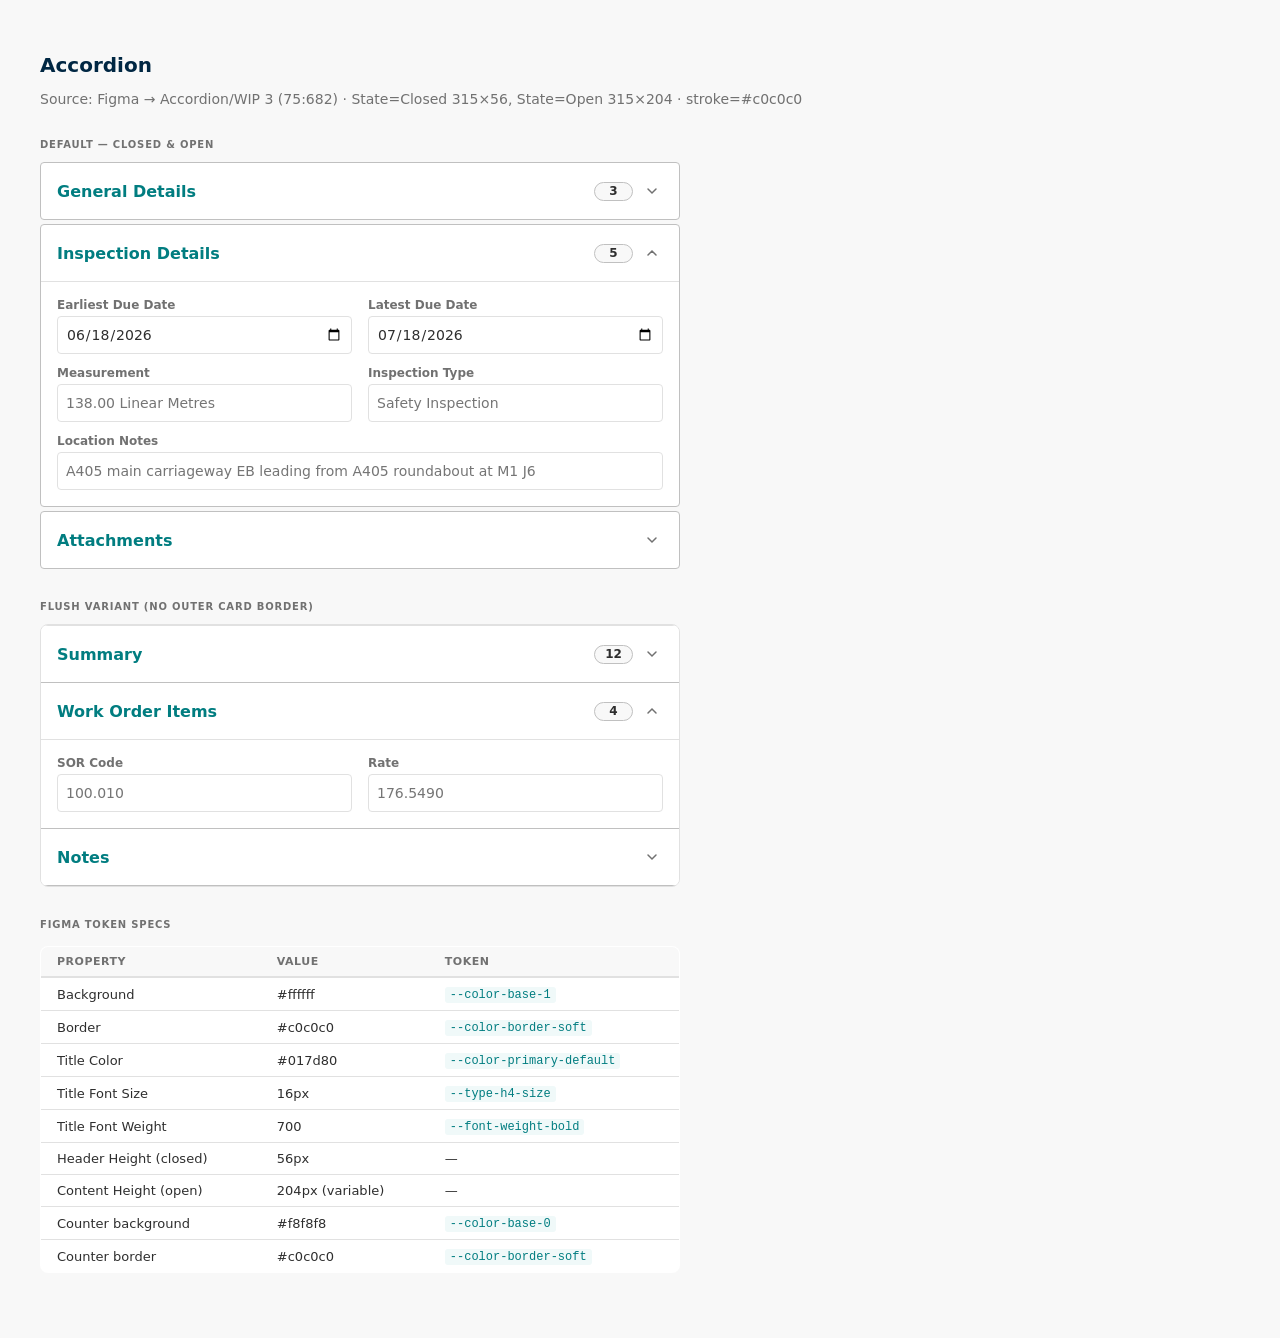
<file: components/accordion.html>
<!DOCTYPE html>
<html lang="en">
<head>
  <meta charset="UTF-8" />
  <meta name="viewport" content="width=device-width, initial-scale=1.0" />
  <title>Accordion — Confirm DS</title>
  <link rel="stylesheet" href="../tokens.css" />
  <style>
    body { font-family: var(--font-family); background: var(--color-base-0); padding: var(--spacing-32); color: var(--color-text-default); }
    h1 { font-size: var(--type-h2-size); font-weight: var(--font-weight-bold); color: var(--color-text-secondary); margin-bottom: 4px; }
    .subtitle { font-size: var(--type-body-md-size); color: var(--color-text-soft); margin-bottom: var(--spacing-32); }
    .section { margin-bottom: var(--spacing-32); max-width: 640px; }
    .section-label { font-size: var(--type-label-sm-size); font-weight: var(--font-weight-bold); color: var(--color-text-soft); text-transform: uppercase; letter-spacing: 0.8px; margin-bottom: var(--spacing-12); }
    .spec-table { width: 100%; border-collapse: collapse; background: #fff; border-radius: var(--radius-8); overflow: hidden; border: 1px solid var(--color-border-default); margin-top: var(--spacing-16); }
    .spec-table th { padding: 8px 16px; background: var(--color-base-0); font-size: 11px; font-weight: 700; color: var(--color-text-soft); text-align: left; border-bottom: 2px solid var(--color-border-default); text-transform: uppercase; letter-spacing: 0.5px; }
    .spec-table td { padding: 8px 16px; font-size: 13px; border-bottom: 1px solid var(--color-border-default); }
    .spec-table tr:last-child td { border-bottom: none; }
    code { background: #f0f9f9; color: var(--color-brand-primary); padding: 1px 5px; border-radius: 3px; font-size: 12px; font-family: monospace; }

    /* ── Accordion Component ── */
    /* Source: Figma 75:682 — State=Closed fill=#fff stroke=#c0c0c0 315x56 / State=Open 315x204 */
    .accordion { border: 1px solid var(--color-border-soft); border-radius: var(--radius-4); background: var(--color-base-1); overflow: hidden; }
    .accordion + .accordion { margin-top: var(--spacing-4); }

    .accordion-header {
      display: flex; align-items: center; gap: var(--spacing-8);
      padding: 0 var(--spacing-16);
      height: 56px;
      cursor: pointer;
      user-select: none;
      transition: background 0.15s;
    }
    .accordion-header:hover { background: var(--color-base-0); }

    .accordion-title {
      font-size: var(--type-h4-size);
      font-weight: var(--font-weight-bold);
      color: var(--color-primary-default);
      flex: 1;
    }

    .accordion-counter {
      height: 17px; min-width: 25px; padding: 0 6px;
      background: var(--color-base-0);
      border: 1px solid var(--color-border-soft);
      border-radius: var(--radius-full);
      font-size: var(--type-label-md-size);
      font-weight: var(--font-weight-bold);
      color: var(--color-text-default);
      display: inline-flex; align-items: center; justify-content: center;
    }

    .accordion-chevron {
      width: 22px; height: 22px;
      display: flex; align-items: center; justify-content: center;
      color: var(--color-text-soft);
      transition: transform 0.2s;
      flex-shrink: 0;
    }

    .accordion.open .accordion-chevron { transform: rotate(180deg); }

    .accordion-body {
      max-height: 0;
      overflow: hidden;
      transition: max-height 0.25s cubic-bezier(0.4, 0, 0.2, 1);
      border-top: 0px solid var(--color-border-default);
    }

    .accordion.open .accordion-body {
      max-height: 600px;
      border-top-width: 1px;
    }

    .accordion-content {
      padding: var(--spacing-16);
      display: flex; flex-direction: column; gap: var(--spacing-12);
    }

    /* Text field used inside accordion (from Figma) */
    .field-row { display: grid; grid-template-columns: 1fr 1fr; gap: var(--spacing-16); }
    .field { display: flex; flex-direction: column; gap: 4px; }
    .field-label { font-size: var(--type-label-md-size); font-weight: var(--font-weight-bold); color: var(--color-text-soft); }
    .field-input {
      height: 36px; padding: 0 var(--spacing-8);
      border: 1px solid var(--color-border-default);
      border-radius: var(--radius-4);
      font-family: var(--font-family); font-size: var(--type-body-md-size);
      color: var(--color-text-default); background: var(--color-base-1);
      outline: none;
    }
    .field-input:focus { border-color: var(--color-border-focus); box-shadow: 0 0 0 3px rgba(1,125,128,0.15); }

    /* Flush variant — no outer border, items separated by lines */
    .accordion-group-flush .accordion { border-radius: 0; border-left: none; border-right: none; border-top: none; }
    .accordion-group-flush .accordion:first-child { border-top: 1px solid var(--color-border-default); }
    .accordion-group-flush .accordion + .accordion { margin-top: 0; }
  </style>
</head>
<body>
  <h1>Accordion</h1>
  <p class="subtitle">Source: Figma → Accordion/WIP 3 (75:682) · State=Closed 315×56, State=Open 315×204 · stroke=#c0c0c0</p>

  <div class="section">
    <div class="section-label">Default — Closed &amp; Open</div>

    <!-- Closed -->
    <div class="accordion" onclick="toggle(this)">
      <div class="accordion-header">
        <div class="accordion-title">General Details</div>
        <span class="accordion-counter">3</span>
        <span class="accordion-chevron">
          <svg width="12" height="12" viewBox="0 0 12 12" fill="none"><path d="M2 4l4 4 4-4" stroke="currentColor" stroke-width="1.5" stroke-linecap="round"/></svg>
        </span>
      </div>
      <div class="accordion-body">
        <div class="accordion-content">
          <div class="field-row">
            <div class="field"><label class="field-label">Site</label><input class="field-input" placeholder="North Orbital Road (A405)" /></div>
            <div class="field"><label class="field-label">Feature ID</label><input class="field-input" placeholder="1900A405/40" /></div>
          </div>
          <div class="field-row">
            <div class="field"><label class="field-label">Work Group</label><input class="field-input" placeholder="Highways Agency" /></div>
            <div class="field"><label class="field-label">Action Officer</label><input class="field-input" placeholder="Jim Boom" /></div>
          </div>
        </div>
      </div>
    </div>

    <!-- Open by default -->
    <div class="accordion open" onclick="toggle(this)" style="margin-top:var(--spacing-4)">
      <div class="accordion-header">
        <div class="accordion-title">Inspection Details</div>
        <span class="accordion-counter">5</span>
        <span class="accordion-chevron">
          <svg width="12" height="12" viewBox="0 0 12 12" fill="none"><path d="M2 4l4 4 4-4" stroke="currentColor" stroke-width="1.5" stroke-linecap="round"/></svg>
        </span>
      </div>
      <div class="accordion-body">
        <div class="accordion-content">
          <div class="field-row">
            <div class="field"><label class="field-label">Earliest Due Date</label><input class="field-input" type="date" value="2026-06-18" /></div>
            <div class="field"><label class="field-label">Latest Due Date</label><input class="field-input" type="date" value="2026-07-18" /></div>
          </div>
          <div class="field-row">
            <div class="field"><label class="field-label">Measurement</label><input class="field-input" placeholder="138.00 Linear Metres" /></div>
            <div class="field"><label class="field-label">Inspection Type</label><input class="field-input" placeholder="Safety Inspection" /></div>
          </div>
          <div class="field"><label class="field-label">Location Notes</label><input class="field-input" placeholder="A405 main carriageway EB leading from A405 roundabout at M1 J6" /></div>
        </div>
      </div>
    </div>

    <div class="accordion" onclick="toggle(this)" style="margin-top:var(--spacing-4)">
      <div class="accordion-header">
        <div class="accordion-title">Attachments</div>
        <span class="accordion-chevron">
          <svg width="12" height="12" viewBox="0 0 12 12" fill="none"><path d="M2 4l4 4 4-4" stroke="currentColor" stroke-width="1.5" stroke-linecap="round"/></svg>
        </span>
      </div>
      <div class="accordion-body">
        <div class="accordion-content">
          <p style="font-size:var(--type-body-md-size);color:var(--color-text-soft)">No attachments added yet.</p>
        </div>
      </div>
    </div>
  </div>

  <div class="section">
    <div class="section-label">Flush variant (no outer card border)</div>
    <div style="background:#fff;border:1px solid var(--color-border-default);border-radius:var(--radius-8);overflow:hidden">
      <div class="accordion-group-flush">
        <div class="accordion" onclick="toggle(this)">
          <div class="accordion-header"><div class="accordion-title">Summary</div><span class="accordion-counter">12</span><span class="accordion-chevron"><svg width="12" height="12" viewBox="0 0 12 12" fill="none"><path d="M2 4l4 4 4-4" stroke="currentColor" stroke-width="1.5" stroke-linecap="round"/></svg></span></div>
          <div class="accordion-body"><div class="accordion-content"><p style="font-size:var(--type-body-md-size);color:var(--color-text-soft)">Summary content goes here.</p></div></div>
        </div>
        <div class="accordion open" onclick="toggle(this)">
          <div class="accordion-header"><div class="accordion-title">Work Order Items</div><span class="accordion-counter">4</span><span class="accordion-chevron"><svg width="12" height="12" viewBox="0 0 12 12" fill="none"><path d="M2 4l4 4 4-4" stroke="currentColor" stroke-width="1.5" stroke-linecap="round"/></svg></span></div>
          <div class="accordion-body"><div class="accordion-content"><div class="field-row"><div class="field"><label class="field-label">SOR Code</label><input class="field-input" placeholder="100.010" /></div><div class="field"><label class="field-label">Rate</label><input class="field-input" placeholder="176.5490" /></div></div></div></div>
        </div>
        <div class="accordion" onclick="toggle(this)">
          <div class="accordion-header"><div class="accordion-title">Notes</div><span class="accordion-chevron"><svg width="12" height="12" viewBox="0 0 12 12" fill="none"><path d="M2 4l4 4 4-4" stroke="currentColor" stroke-width="1.5" stroke-linecap="round"/></svg></span></div>
          <div class="accordion-body"><div class="accordion-content"><p style="font-size:var(--type-body-md-size);color:var(--color-text-soft)">No notes added.</p></div></div>
        </div>
      </div>
    </div>
  </div>

  <div class="section">
    <div class="section-label">Figma Token Specs</div>
    <table class="spec-table">
      <thead><tr><th>Property</th><th>Value</th><th>Token</th></tr></thead>
      <tbody>
        <tr><td>Background</td><td>#ffffff</td><td><code>--color-base-1</code></td></tr>
        <tr><td>Border</td><td>#c0c0c0</td><td><code>--color-border-soft</code></td></tr>
        <tr><td>Title Color</td><td>#017d80</td><td><code>--color-primary-default</code></td></tr>
        <tr><td>Title Font Size</td><td>16px</td><td><code>--type-h4-size</code></td></tr>
        <tr><td>Title Font Weight</td><td>700</td><td><code>--font-weight-bold</code></td></tr>
        <tr><td>Header Height (closed)</td><td>56px</td><td>—</td></tr>
        <tr><td>Content Height (open)</td><td>204px (variable)</td><td>—</td></tr>
        <tr><td>Counter background</td><td>#f8f8f8</td><td><code>--color-base-0</code></td></tr>
        <tr><td>Counter border</td><td>#c0c0c0</td><td><code>--color-border-soft</code></td></tr>
      </tbody>
    </table>
  </div>

  <script>
    function toggle(el) {
      el.classList.toggle('open');
    }
  </script>
</body>
</html>
</file>
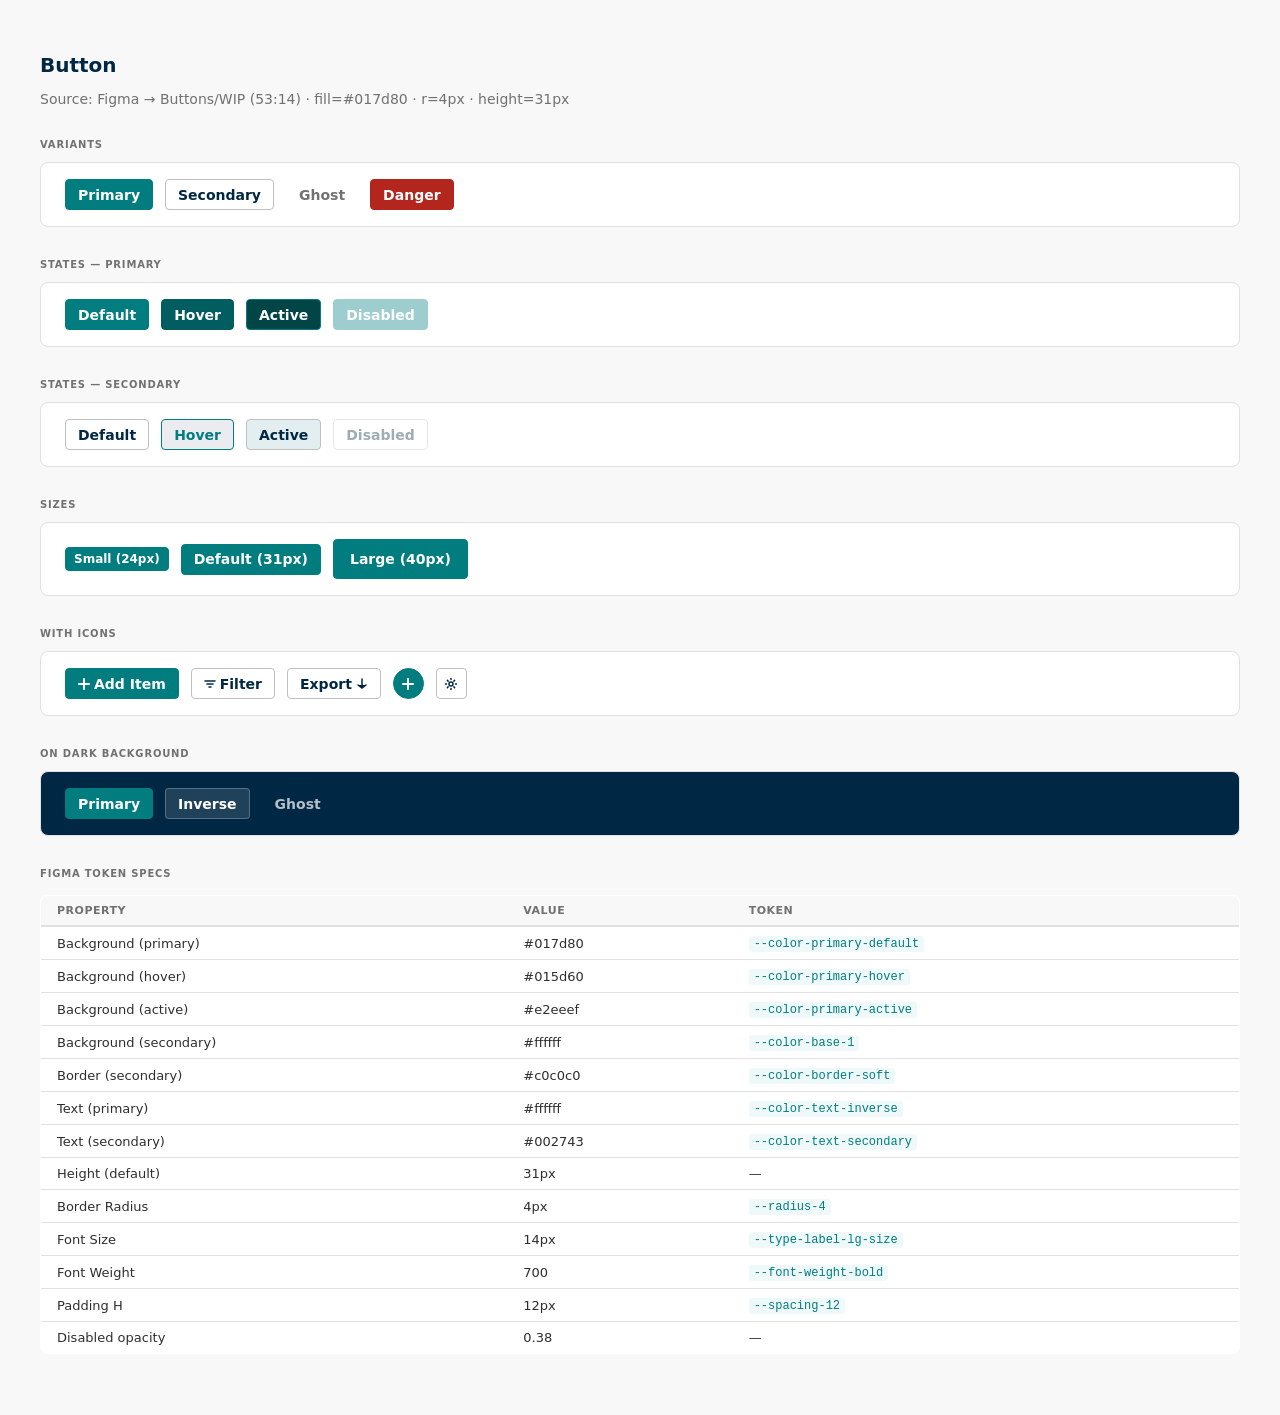
<file: components/button.html>
<!DOCTYPE html>
<html lang="en">
<head>
  <meta charset="UTF-8" />
  <meta name="viewport" content="width=device-width, initial-scale=1.0" />
  <title>Button — Confirm DS</title>
  <link rel="stylesheet" href="../tokens.css" />
  <style>
    body { font-family: var(--font-family); background: var(--color-base-0); padding: var(--spacing-32); color: var(--color-text-default); }
    h1 { font-size: var(--type-h2-size); font-weight: var(--font-weight-bold); color: var(--color-text-secondary); margin-bottom: 4px; }
    .subtitle { font-size: var(--type-body-md-size); color: var(--color-text-soft); margin-bottom: var(--spacing-32); }
    .section { margin-bottom: var(--spacing-32); }
    .section-label { font-size: var(--type-label-sm-size); font-weight: var(--font-weight-bold); color: var(--color-text-soft); text-transform: uppercase; letter-spacing: 0.8px; margin-bottom: var(--spacing-12); }
    .row { display: flex; align-items: center; gap: var(--spacing-12); flex-wrap: wrap; background: #fff; padding: var(--spacing-16) var(--spacing-24); border-radius: var(--radius-8); border: 1px solid var(--color-border-default); }
    .row.dark { background: var(--color-brand-dark); }
    .spec-table { width: 100%; border-collapse: collapse; background: #fff; border-radius: var(--radius-8); overflow: hidden; border: 1px solid var(--color-border-default); margin-top: var(--spacing-16); }
    .spec-table th { padding: 8px 16px; background: var(--color-base-0); font-size: 11px; font-weight: 700; color: var(--color-text-soft); text-align: left; border-bottom: 2px solid var(--color-border-default); text-transform: uppercase; letter-spacing: 0.5px; }
    .spec-table td { padding: 8px 16px; font-size: 13px; border-bottom: 1px solid var(--color-border-default); }
    .spec-table tr:last-child td { border-bottom: none; }
    code { background: #f0f9f9; color: var(--color-brand-primary); padding: 1px 5px; border-radius: 3px; font-size: 12px; font-family: monospace; }

    /* ── Button Component ── */
    .btn {
      display: inline-flex; align-items: center; justify-content: center; gap: var(--spacing-4);
      height: 31px; padding: 0 var(--spacing-12);
      font-family: var(--font-family); font-size: var(--type-label-lg-size); font-weight: var(--font-weight-bold);
      border-radius: var(--radius-4); border: 1px solid transparent;
      cursor: pointer; white-space: nowrap; transition: all 0.15s; outline: none; text-decoration: none;
    }
    /* Primary */
    .btn-primary { background: var(--color-primary-default); color: var(--color-text-inverse); border-color: var(--color-primary-default); }
    .btn-primary:hover  { background: #015d60; border-color: #015d60; }
    .btn-primary:active { background: #014547; }
    .btn-primary:focus-visible { box-shadow: 0 0 0 3px rgba(1,125,128,0.35); }
    .btn-primary:disabled { opacity: 0.38; cursor: not-allowed; }
    /* Secondary */
    .btn-secondary { background: var(--color-base-1); color: var(--color-text-secondary); border-color: var(--color-border-soft); }
    .btn-secondary:hover  { background: var(--color-secondary-hover); border-color: var(--color-primary-default); color: var(--color-primary-default); }
    .btn-secondary:active { background: var(--color-secondary-active); }
    .btn-secondary:focus-visible { box-shadow: 0 0 0 3px rgba(1,125,128,0.35); }
    .btn-secondary:disabled { opacity: 0.38; cursor: not-allowed; }
    /* Ghost */
    .btn-ghost { background: transparent; color: var(--color-text-soft); border-color: transparent; }
    .btn-ghost:hover { background: var(--color-base-0); color: var(--color-text-default); }
    .btn-ghost:disabled { opacity: 0.38; cursor: not-allowed; }
    /* Danger */
    .btn-danger { background: var(--color-border-alarm); color: #fff; border-color: var(--color-border-alarm); }
    .btn-danger:hover { background: #8f1b14; border-color: #8f1b14; }
    .btn-danger:disabled { opacity: 0.38; cursor: not-allowed; }
    /* Icon-only */
    .btn-icon { width: 31px; padding: 0; }
    /* Small */
    .btn-sm { height: 24px; padding: 0 var(--spacing-8); font-size: var(--type-label-md-size); }
    /* Large */
    .btn-lg { height: 40px; padding: 0 var(--spacing-16); font-size: var(--type-body-md-size); }
    /* Pill shape */
    .btn-pill { border-radius: var(--radius-full); }
    /* Inverse (for dark bg) */
    .btn-inverse { background: rgba(255,255,255,0.12); color: #fff; border-color: rgba(255,255,255,0.25); }
    .btn-inverse:hover { background: rgba(255,255,255,0.2); }
  </style>
</head>
<body>
  <h1>Button</h1>
  <p class="subtitle">Source: Figma → Buttons/WIP (53:14) · fill=#017d80 · r=4px · height=31px</p>

  <div class="section">
    <div class="section-label">Variants</div>
    <div class="row">
      <button class="btn btn-primary">Primary</button>
      <button class="btn btn-secondary">Secondary</button>
      <button class="btn btn-ghost">Ghost</button>
      <button class="btn btn-danger">Danger</button>
    </div>
  </div>

  <div class="section">
    <div class="section-label">States — Primary</div>
    <div class="row">
      <button class="btn btn-primary">Default</button>
      <button class="btn btn-primary" style="background:#015d60;border-color:#015d60">Hover</button>
      <button class="btn btn-primary" style="background:#014547">Active</button>
      <button class="btn btn-primary" disabled>Disabled</button>
    </div>
  </div>

  <div class="section">
    <div class="section-label">States — Secondary</div>
    <div class="row">
      <button class="btn btn-secondary">Default</button>
      <button class="btn btn-secondary" style="background:var(--color-secondary-hover);border-color:var(--color-primary-default);color:var(--color-primary-default)">Hover</button>
      <button class="btn btn-secondary" style="background:var(--color-secondary-active)">Active</button>
      <button class="btn btn-secondary" disabled>Disabled</button>
    </div>
  </div>

  <div class="section">
    <div class="section-label">Sizes</div>
    <div class="row">
      <button class="btn btn-primary btn-sm">Small (24px)</button>
      <button class="btn btn-primary">Default (31px)</button>
      <button class="btn btn-primary btn-lg">Large (40px)</button>
    </div>
  </div>

  <div class="section">
    <div class="section-label">With Icons</div>
    <div class="row">
      <button class="btn btn-primary">
        <svg width="12" height="12" viewBox="0 0 12 12"><path d="M6 1v10M1 6h10" stroke="currentColor" stroke-width="2" stroke-linecap="round"/></svg>
        Add Item
      </button>
      <button class="btn btn-secondary">
        <svg width="12" height="12" viewBox="0 0 12 12"><path d="M1 3h10M3 6h6M5 9h2" stroke="currentColor" stroke-width="1.5" stroke-linecap="round"/></svg>
        Filter
      </button>
      <button class="btn btn-secondary">
        Export
        <svg width="12" height="12" viewBox="0 0 12 12"><path d="M6 1v8M2 7l4 3 4-3" stroke="currentColor" stroke-width="1.5" stroke-linecap="round"/></svg>
      </button>
      <button class="btn btn-primary btn-icon btn-pill" title="Add">
        <svg width="12" height="12" viewBox="0 0 12 12"><path d="M6 1v10M1 6h10" stroke="currentColor" stroke-width="2" stroke-linecap="round"/></svg>
      </button>
      <button class="btn btn-secondary btn-icon" title="Settings">
        <svg width="14" height="14" viewBox="0 0 14 14" fill="none"><circle cx="7" cy="7" r="2" stroke="currentColor" stroke-width="1.5"/><path d="M7 1.5v1M7 11.5v1M1.5 7h1M11.5 7h1M3.4 3.4l.7.7M9.9 9.9l.7.7M3.4 10.6l.7-.7M9.9 4.1l.7-.7" stroke="currentColor" stroke-width="1.5" stroke-linecap="round"/></svg>
      </button>
    </div>
  </div>

  <div class="section">
    <div class="section-label">On dark background</div>
    <div class="row dark">
      <button class="btn btn-primary">Primary</button>
      <button class="btn btn-inverse">Inverse</button>
      <button class="btn btn-ghost" style="color:rgba(255,255,255,0.7)">Ghost</button>
    </div>
  </div>

  <div class="section">
    <div class="section-label">Figma Token Specs</div>
    <table class="spec-table">
      <thead><tr><th>Property</th><th>Value</th><th>Token</th></tr></thead>
      <tbody>
        <tr><td>Background (primary)</td><td>#017d80</td><td><code>--color-primary-default</code></td></tr>
        <tr><td>Background (hover)</td><td>#015d60</td><td><code>--color-primary-hover</code></td></tr>
        <tr><td>Background (active)</td><td>#e2eeef</td><td><code>--color-primary-active</code></td></tr>
        <tr><td>Background (secondary)</td><td>#ffffff</td><td><code>--color-base-1</code></td></tr>
        <tr><td>Border (secondary)</td><td>#c0c0c0</td><td><code>--color-border-soft</code></td></tr>
        <tr><td>Text (primary)</td><td>#ffffff</td><td><code>--color-text-inverse</code></td></tr>
        <tr><td>Text (secondary)</td><td>#002743</td><td><code>--color-text-secondary</code></td></tr>
        <tr><td>Height (default)</td><td>31px</td><td>—</td></tr>
        <tr><td>Border Radius</td><td>4px</td><td><code>--radius-4</code></td></tr>
        <tr><td>Font Size</td><td>14px</td><td><code>--type-label-lg-size</code></td></tr>
        <tr><td>Font Weight</td><td>700</td><td><code>--font-weight-bold</code></td></tr>
        <tr><td>Padding H</td><td>12px</td><td><code>--spacing-12</code></td></tr>
        <tr><td>Disabled opacity</td><td>0.38</td><td>—</td></tr>
      </tbody>
    </table>
  </div>
</body>
</html>
</file>
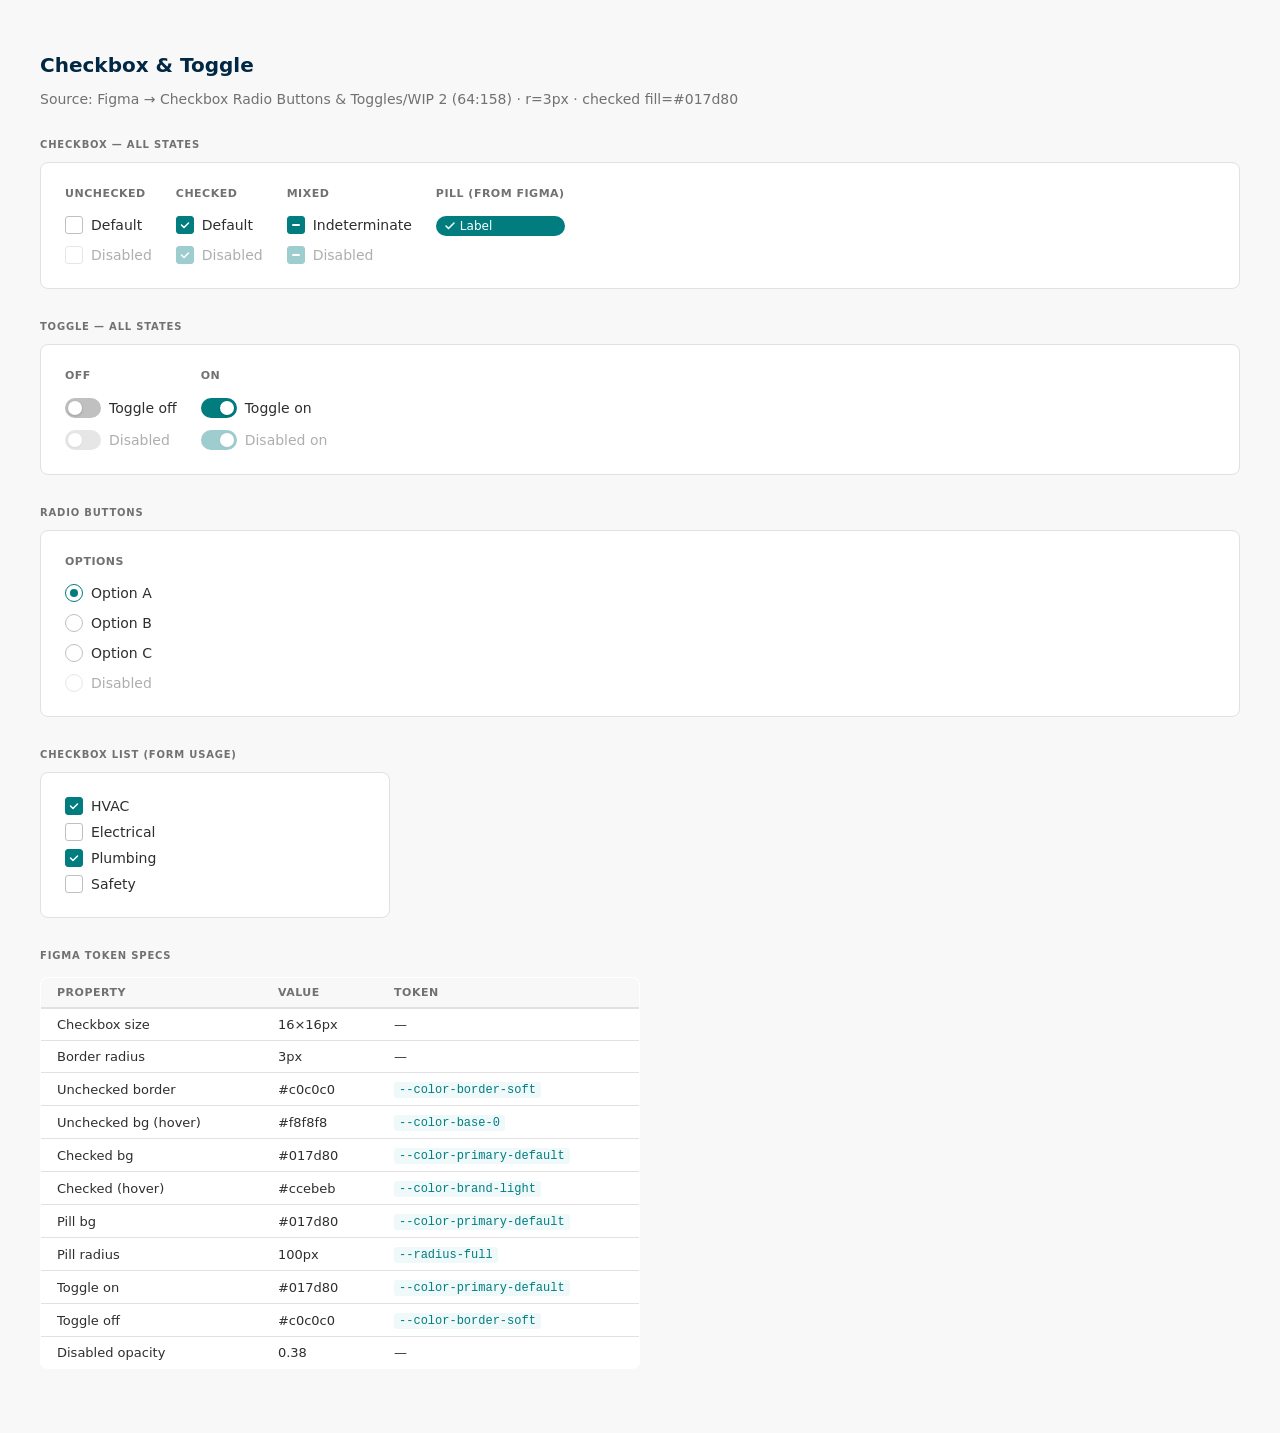
<file: components/checkbox-toggle.html>
<!DOCTYPE html>
<html lang="en">
<head>
  <meta charset="UTF-8" />
  <meta name="viewport" content="width=device-width, initial-scale=1.0" />
  <title>Checkbox &amp; Toggle — Confirm DS</title>
  <link rel="stylesheet" href="../tokens.css" />
  <style>
    body { font-family: var(--font-family); background: var(--color-base-0); padding: var(--spacing-32); color: var(--color-text-default); }
    h1 { font-size: var(--type-h2-size); font-weight: var(--font-weight-bold); color: var(--color-text-secondary); margin-bottom: 4px; }
    .subtitle { font-size: var(--type-body-md-size); color: var(--color-text-soft); margin-bottom: var(--spacing-32); }
    .section { margin-bottom: var(--spacing-32); }
    .section-label { font-size: var(--type-label-sm-size); font-weight: var(--font-weight-bold); color: var(--color-text-soft); text-transform: uppercase; letter-spacing: 0.8px; margin-bottom: var(--spacing-12); }
    .row { display: flex; align-items: flex-start; gap: var(--spacing-24); flex-wrap: wrap; background: #fff; padding: var(--spacing-24); border-radius: var(--radius-8); border: 1px solid var(--color-border-default); }
    .col { display: flex; flex-direction: column; gap: var(--spacing-12); }
    .col-label { font-size: 11px; font-weight: 700; text-transform: uppercase; color: var(--color-text-soft); letter-spacing: 0.5px; margin-bottom: 4px; }
    .spec-table { width: 100%; border-collapse: collapse; background: #fff; border-radius: var(--radius-8); overflow: hidden; border: 1px solid var(--color-border-default); margin-top: var(--spacing-16); max-width: 600px; }
    .spec-table th { padding: 8px 16px; background: var(--color-base-0); font-size: 11px; font-weight: 700; color: var(--color-text-soft); text-align: left; border-bottom: 2px solid var(--color-border-default); text-transform: uppercase; letter-spacing: 0.5px; }
    .spec-table td { padding: 8px 16px; font-size: 13px; border-bottom: 1px solid var(--color-border-default); }
    .spec-table tr:last-child td { border-bottom: none; }
    code { background: #f0f9f9; color: var(--color-brand-primary); padding: 1px 5px; border-radius: 3px; font-size: 12px; font-family: monospace; }

    /* ── Checkbox ── */
    /* Source: Figma 64:158 — r=3px, unchecked: stroke=#c0c0c0, checked: fill=#017d80 */
    .cb-wrap {
      display: inline-flex; align-items: center; gap: var(--spacing-8);
      cursor: pointer; user-select: none;
      font-size: var(--type-body-md-size); color: var(--color-text-default);
    }
    .cb-wrap.disabled { opacity: 0.38; cursor: not-allowed; }

    .cb-box {
      width: 16px; height: 16px; flex-shrink: 0;
      border: 1.5px solid var(--color-border-soft);
      border-radius: 3px;
      background: var(--color-base-1);
      display: flex; align-items: center; justify-content: center;
      transition: all 0.12s;
    }
    .cb-box svg { display: none; }

    /* Hover (unchecked) */
    .cb-wrap:not(.disabled):hover .cb-box { background: var(--color-base-0); }

    /* Checked */
    .cb-wrap.checked .cb-box { background: var(--color-primary-default); border-color: var(--color-primary-default); }
    .cb-wrap.checked .cb-box svg { display: block; }

    /* Hover checked */
    .cb-wrap.checked:not(.disabled):hover .cb-box { background: #015d60; border-color: #015d60; }

    /* Mixed / Indeterminate */
    .cb-wrap.mixed .cb-box { background: var(--color-primary-default); border-color: var(--color-primary-default); }
    .cb-wrap.mixed .cb-box .mixed-line { display: block; }
    .cb-wrap.mixed .cb-box svg { display: none; }
    .mixed-line { display: none; width: 8px; height: 2px; background: #fff; border-radius: 1px; }

    /* Focus */
    .cb-wrap:focus-within .cb-box { box-shadow: 0 0 0 3px rgba(1,125,128,0.2); }

    /* Pill variant from Figma: fill=#017d80 r=100 */
    .pill-tag {
      display: inline-flex; align-items: center; gap: 4px;
      height: 20px; padding: 0 var(--spacing-8);
      background: var(--color-primary-default);
      color: #fff; border-radius: var(--radius-full);
      font-size: var(--type-label-md-size); font-weight: var(--font-weight-regular);
    }
    .pill-tag svg { width: 12px; height: 12px; }

    /* ── Toggle ── */
    /* Source: Figma 64:158 — Toggle component */
    .toggle-wrap {
      display: inline-flex; align-items: center; gap: var(--spacing-8);
      cursor: pointer; user-select: none;
      font-size: var(--type-body-md-size); color: var(--color-text-default);
    }
    .toggle-wrap.disabled { opacity: 0.38; cursor: not-allowed; }

    .toggle-track {
      width: 36px; height: 20px; border-radius: 10px;
      background: var(--color-border-soft);
      position: relative;
      transition: background 0.2s;
      flex-shrink: 0;
    }
    .toggle-thumb {
      width: 14px; height: 14px; border-radius: 50%;
      background: #fff;
      position: absolute; top: 3px; left: 3px;
      box-shadow: 0 1px 3px rgba(0,0,0,0.2);
      transition: transform 0.2s;
    }
    .toggle-wrap.on .toggle-track { background: var(--color-primary-default); }
    .toggle-wrap.on .toggle-thumb { transform: translateX(16px); }
    .toggle-wrap:not(.disabled):hover .toggle-track { filter: brightness(0.92); }

    /* Radio */
    .radio-wrap {
      display: inline-flex; align-items: center; gap: var(--spacing-8);
      cursor: pointer; user-select: none;
      font-size: var(--type-body-md-size); color: var(--color-text-default);
    }
    .radio-wrap.disabled { opacity: 0.38; cursor: not-allowed; }
    .radio-outer {
      width: 16px; height: 16px; border-radius: 50%;
      border: 1.5px solid var(--color-border-soft);
      background: var(--color-base-1);
      display: flex; align-items: center; justify-content: center;
      transition: all 0.12s; flex-shrink: 0;
    }
    .radio-inner { width: 8px; height: 8px; border-radius: 50%; background: transparent; transition: background 0.12s; }
    .radio-wrap.checked .radio-outer { border-color: var(--color-primary-default); }
    .radio-wrap.checked .radio-inner { background: var(--color-primary-default); }
    .radio-wrap:not(.disabled):not(.checked):hover .radio-outer { background: var(--color-base-0); }
  </style>
</head>
<body>
  <h1>Checkbox &amp; Toggle</h1>
  <p class="subtitle">Source: Figma → Checkbox Radio Buttons &amp; Toggles/WIP 2 (64:158) · r=3px · checked fill=#017d80</p>

  <div class="section">
    <div class="section-label">Checkbox — All States</div>
    <div class="row">
      <div class="col">
        <div class="col-label">Unchecked</div>
        <label class="cb-wrap" onclick="toggle(this)"><span class="cb-box"><svg width="10" height="10" viewBox="0 0 10 10" fill="none"><path d="M1.5 5l2.5 2.5 4.5-4.5" stroke="#fff" stroke-width="1.5" stroke-linecap="round" stroke-linejoin="round"/></svg></span>Default</label>
        <label class="cb-wrap disabled"><span class="cb-box"><svg width="10" height="10" viewBox="0 0 10 10" fill="none"><path d="M1.5 5l2.5 2.5 4.5-4.5" stroke="#fff" stroke-width="1.5" stroke-linecap="round" stroke-linejoin="round"/></svg></span>Disabled</label>
      </div>
      <div class="col">
        <div class="col-label">Checked</div>
        <label class="cb-wrap checked" onclick="toggle(this)"><span class="cb-box"><svg width="10" height="10" viewBox="0 0 10 10" fill="none"><path d="M1.5 5l2.5 2.5 4.5-4.5" stroke="#fff" stroke-width="1.5" stroke-linecap="round" stroke-linejoin="round"/></svg></span>Default</label>
        <label class="cb-wrap checked disabled"><span class="cb-box"><svg width="10" height="10" viewBox="0 0 10 10" fill="none"><path d="M1.5 5l2.5 2.5 4.5-4.5" stroke="#fff" stroke-width="1.5" stroke-linecap="round" stroke-linejoin="round"/></svg></span>Disabled</label>
      </div>
      <div class="col">
        <div class="col-label">Mixed</div>
        <label class="cb-wrap mixed" onclick="toggle(this)"><span class="cb-box"><span class="mixed-line"></span><svg width="10" height="10" viewBox="0 0 10 10" fill="none"><path d="M1.5 5l2.5 2.5 4.5-4.5" stroke="#fff" stroke-width="1.5" stroke-linecap="round" stroke-linejoin="round"/></svg></span>Indeterminate</label>
        <label class="cb-wrap mixed disabled"><span class="cb-box"><span class="mixed-line"></span></span>Disabled</label>
      </div>
      <div class="col">
        <div class="col-label">Pill (from Figma)</div>
        <span class="pill-tag"><svg viewBox="0 0 12 12" fill="none"><path d="M2 6l2.5 2.5 5.5-5.5" stroke="#fff" stroke-width="1.5" stroke-linecap="round"/></svg>Label</span>
      </div>
    </div>
  </div>

  <div class="section">
    <div class="section-label">Toggle — All States</div>
    <div class="row">
      <div class="col">
        <div class="col-label">Off</div>
        <label class="toggle-wrap" onclick="this.classList.toggle('on')">
          <span class="toggle-track"><span class="toggle-thumb"></span></span>
          Toggle off
        </label>
        <label class="toggle-wrap disabled">
          <span class="toggle-track"><span class="toggle-thumb"></span></span>
          Disabled
        </label>
      </div>
      <div class="col">
        <div class="col-label">On</div>
        <label class="toggle-wrap on" onclick="this.classList.toggle('on')">
          <span class="toggle-track"><span class="toggle-thumb"></span></span>
          Toggle on
        </label>
        <label class="toggle-wrap on disabled">
          <span class="toggle-track"><span class="toggle-thumb"></span></span>
          Disabled on
        </label>
      </div>
    </div>
  </div>

  <div class="section">
    <div class="section-label">Radio Buttons</div>
    <div class="row">
      <div class="col">
        <div class="col-label">Options</div>
        <label class="radio-wrap checked" onclick="selectRadio(this, 'g1')"><span class="radio-outer"><span class="radio-inner"></span></span>Option A</label>
        <label class="radio-wrap" onclick="selectRadio(this, 'g1')"><span class="radio-outer"><span class="radio-inner"></span></span>Option B</label>
        <label class="radio-wrap" onclick="selectRadio(this, 'g1')"><span class="radio-outer"><span class="radio-inner"></span></span>Option C</label>
        <label class="radio-wrap disabled"><span class="radio-outer"><span class="radio-inner"></span></span>Disabled</label>
      </div>
    </div>
  </div>

  <div class="section">
    <div class="section-label">Checkbox List (form usage)</div>
    <div class="row" style="flex-direction:column;gap:var(--spacing-8);max-width:300px">
      <label class="cb-wrap checked" onclick="toggle(this)"><span class="cb-box"><svg width="10" height="10" viewBox="0 0 10 10" fill="none"><path d="M1.5 5l2.5 2.5 4.5-4.5" stroke="#fff" stroke-width="1.5" stroke-linecap="round" stroke-linejoin="round"/></svg></span>HVAC</label>
      <label class="cb-wrap" onclick="toggle(this)"><span class="cb-box"><svg width="10" height="10" viewBox="0 0 10 10" fill="none"><path d="M1.5 5l2.5 2.5 4.5-4.5" stroke="#fff" stroke-width="1.5" stroke-linecap="round" stroke-linejoin="round"/></svg></span>Electrical</label>
      <label class="cb-wrap checked" onclick="toggle(this)"><span class="cb-box"><svg width="10" height="10" viewBox="0 0 10 10" fill="none"><path d="M1.5 5l2.5 2.5 4.5-4.5" stroke="#fff" stroke-width="1.5" stroke-linecap="round" stroke-linejoin="round"/></svg></span>Plumbing</label>
      <label class="cb-wrap" onclick="toggle(this)"><span class="cb-box"><svg width="10" height="10" viewBox="0 0 10 10" fill="none"><path d="M1.5 5l2.5 2.5 4.5-4.5" stroke="#fff" stroke-width="1.5" stroke-linecap="round" stroke-linejoin="round"/></svg></span>Safety</label>
    </div>
  </div>

  <div class="section">
    <div class="section-label">Figma Token Specs</div>
    <table class="spec-table">
      <thead><tr><th>Property</th><th>Value</th><th>Token</th></tr></thead>
      <tbody>
        <tr><td>Checkbox size</td><td>16×16px</td><td>—</td></tr>
        <tr><td>Border radius</td><td>3px</td><td>—</td></tr>
        <tr><td>Unchecked border</td><td>#c0c0c0</td><td><code>--color-border-soft</code></td></tr>
        <tr><td>Unchecked bg (hover)</td><td>#f8f8f8</td><td><code>--color-base-0</code></td></tr>
        <tr><td>Checked bg</td><td>#017d80</td><td><code>--color-primary-default</code></td></tr>
        <tr><td>Checked (hover)</td><td>#ccebeb</td><td><code>--color-brand-light</code></td></tr>
        <tr><td>Pill bg</td><td>#017d80</td><td><code>--color-primary-default</code></td></tr>
        <tr><td>Pill radius</td><td>100px</td><td><code>--radius-full</code></td></tr>
        <tr><td>Toggle on</td><td>#017d80</td><td><code>--color-primary-default</code></td></tr>
        <tr><td>Toggle off</td><td>#c0c0c0</td><td><code>--color-border-soft</code></td></tr>
        <tr><td>Disabled opacity</td><td>0.38</td><td>—</td></tr>
      </tbody>
    </table>
  </div>

  <script>
    function toggle(el) {
      if (el.classList.contains('disabled')) return;
      el.classList.toggle('checked');
    }
    function selectRadio(el, group) {
      document.querySelectorAll(`.radio-wrap`).forEach(r => r.classList.remove('checked'));
      el.classList.add('checked');
    }
  </script>
</body>
</html>
</file>
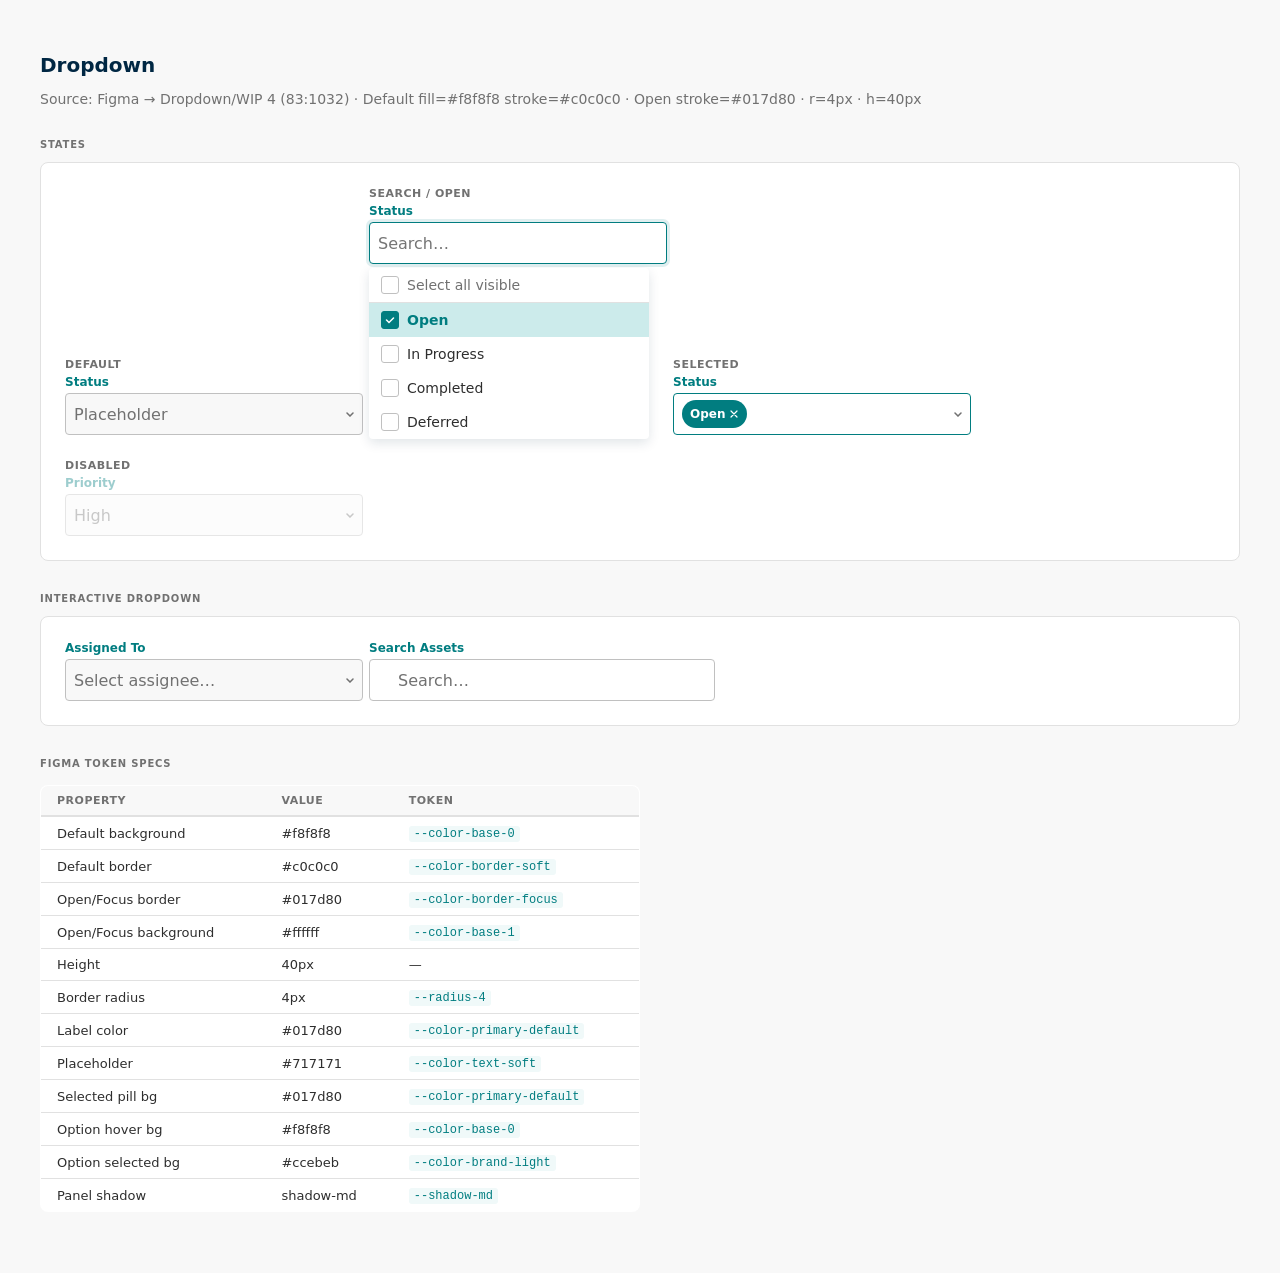
<file: components/dropdown.html>
<!DOCTYPE html>
<html lang="en">
<head>
  <meta charset="UTF-8" />
  <meta name="viewport" content="width=device-width, initial-scale=1.0" />
  <title>Dropdown — Confirm DS</title>
  <link rel="stylesheet" href="../tokens.css" />
  <style>
    body { font-family: var(--font-family); background: var(--color-base-0); padding: var(--spacing-32); color: var(--color-text-default); }
    h1 { font-size: var(--type-h2-size); font-weight: var(--font-weight-bold); color: var(--color-text-secondary); margin-bottom: 4px; }
    .subtitle { font-size: var(--type-body-md-size); color: var(--color-text-soft); margin-bottom: var(--spacing-32); }
    .section { margin-bottom: var(--spacing-32); }
    .section-label { font-size: var(--type-label-sm-size); font-weight: var(--font-weight-bold); color: var(--color-text-soft); text-transform: uppercase; letter-spacing: 0.8px; margin-bottom: var(--spacing-12); }
    .row { display: flex; align-items: flex-start; gap: var(--spacing-24); flex-wrap: wrap; background: #fff; padding: var(--spacing-24); border-radius: var(--radius-8); border: 1px solid var(--color-border-default); }
    .spec-table { width: 100%; border-collapse: collapse; background: #fff; border-radius: var(--radius-8); overflow: hidden; border: 1px solid var(--color-border-default); margin-top: var(--spacing-16); max-width: 600px; }
    .spec-table th { padding: 8px 16px; background: var(--color-base-0); font-size: 11px; font-weight: 700; color: var(--color-text-soft); text-align: left; border-bottom: 2px solid var(--color-border-default); text-transform: uppercase; letter-spacing: 0.5px; }
    .spec-table td { padding: 8px 16px; font-size: 13px; border-bottom: 1px solid var(--color-border-default); }
    .spec-table tr:last-child td { border-bottom: none; }
    code { background: #f0f9f9; color: var(--color-brand-primary); padding: 1px 5px; border-radius: 3px; font-size: 12px; font-family: monospace; }

    /* ── Dropdown / Input Field Component ── */
    /* Source: Figma 83:1032 — State=Default fill=#f8f8f8 stroke=#c0c0c0 r=4 · State=Search/Select stroke=#017d80 */
    .dropdown-wrap { position: relative; width: 280px; }

    .field-label {
      display: block;
      font-size: var(--type-label-md-size); font-weight: var(--font-weight-bold);
      color: var(--color-primary-default);
      margin-bottom: 4px;
    }

    .dropdown-trigger {
      width: 100%; height: 40px;
      padding: 0 var(--spacing-8);
      background: var(--color-base-0);
      border: 1px solid var(--color-border-soft);
      border-radius: var(--radius-4);
      font-family: var(--font-family); font-size: 16px; font-weight: var(--font-weight-regular);
      color: var(--color-text-soft);
      display: flex; align-items: center; justify-content: space-between;
      cursor: pointer;
      user-select: none;
      transition: border-color 0.15s, background 0.15s;
    }
    .dropdown-trigger:hover { border-color: var(--color-border-soft); background: #efefef; }
    .dropdown-trigger.open, .dropdown-trigger.selected {
      background: var(--color-base-1);
      border-color: var(--color-primary-default);
    }
    .dropdown-trigger.selected .trigger-text { color: var(--color-text-default); }

    .trigger-selected-pill {
      display: inline-flex; align-items: center; gap: 4px;
      background: var(--color-primary-default);
      color: #fff; border-radius: var(--radius-full);
      font-size: var(--type-label-md-size); font-weight: var(--font-weight-bold);
      padding: 2px var(--spacing-8); height: 24px;
    }

    .chevron { color: var(--color-text-soft); transition: transform 0.2s; flex-shrink: 0; }
    .open .chevron { transform: rotate(180deg); }

    /* Search input state */
    .dropdown-search {
      width: 100%; height: 40px; padding: 0 var(--spacing-8);
      background: var(--color-base-1);
      border: 1px solid var(--color-primary-default);
      border-radius: var(--radius-4);
      font-family: var(--font-family); font-size: 16px;
      color: var(--color-text-soft); outline: none;
      box-shadow: 0 0 0 3px rgba(1,125,128,0.12);
    }

    /* Dropdown panel */
    .dropdown-panel {
      position: absolute; top: calc(100% + 4px); left: 0; right: 0;
      background: var(--color-base-1);
      border-radius: var(--radius-4);
      box-shadow: var(--shadow-md);
      z-index: 20;
      overflow: hidden;
      display: none;
    }
    .dropdown-panel.visible { display: block; }

    .panel-select-all {
      display: flex; align-items: center; gap: var(--spacing-8);
      padding: var(--spacing-8) var(--spacing-12);
      border-bottom: 1px solid var(--color-border-default);
      font-size: var(--type-body-md-size); color: var(--color-text-soft);
      cursor: pointer;
    }

    .panel-options { max-height: 152px; overflow-y: auto; }

    .panel-option {
      display: flex; align-items: center; gap: var(--spacing-8);
      padding: var(--spacing-8) var(--spacing-12);
      font-size: var(--type-body-md-size); color: var(--color-text-default);
      cursor: pointer; transition: background 0.1s;
    }
    .panel-option:hover { background: var(--color-base-0); }
    .panel-option.selected { background: var(--color-brand-light); color: var(--color-primary-default); font-weight: var(--font-weight-bold); }

    /* CB inside option */
    .opt-cb { width: 16px; height: 16px; border: 1.5px solid var(--color-border-soft); border-radius: 3px; background: #fff; flex-shrink: 0; display: flex; align-items: center; justify-content: center; }
    .opt-cb.checked { background: var(--color-primary-default); border-color: var(--color-primary-default); }
    .opt-cb svg { display: none; }
    .opt-cb.checked svg { display: block; }

    /* Input field (text field variant) */
    .input-field-wrap { width: 280px; }
    .input-field {
      width: 100%; height: 40px; padding: 0 36px 0 var(--spacing-8);
      background: var(--color-base-1); border: 1px solid var(--color-border-soft);
      border-radius: var(--radius-4);
      font-family: var(--font-family); font-size: 16px; font-weight: var(--font-weight-regular);
      color: var(--color-text-default); outline: none;
      transition: border-color 0.15s, box-shadow 0.15s;
      position: relative;
    }
    .input-field:focus { border-color: var(--color-primary-default); box-shadow: 0 0 0 3px rgba(1,125,128,0.15); }
    .input-field::placeholder { color: var(--color-text-soft); }
    .input-field-wrap { position: relative; }
    .input-icon { position: absolute; left: 8px; top: 50%; transform: translateY(-50%); color: var(--color-text-soft); pointer-events: none; }

    /* Disabled */
    .dropdown-trigger.disabled, .input-field:disabled {
      opacity: 0.38; cursor: not-allowed;
    }
  </style>
</head>
<body>
  <h1>Dropdown</h1>
  <p class="subtitle">Source: Figma → Dropdown/WIP 4 (83:1032) · Default fill=#f8f8f8 stroke=#c0c0c0 · Open stroke=#017d80 · r=4px · h=40px</p>

  <div class="section">
    <div class="section-label">States</div>
    <div class="row" style="align-items:flex-end">

      <!-- Default -->
      <div style="display:flex;flex-direction:column;gap:4px">
        <span style="font-size:11px;font-weight:700;color:var(--color-text-soft);text-transform:uppercase;letter-spacing:0.5px">Default</span>
        <div class="dropdown-wrap">
          <label class="field-label">Status</label>
          <div class="dropdown-trigger" onclick="openDropdown('dd1')">
            <span class="trigger-text" style="color:var(--color-text-soft)">Placeholder</span>
            <svg class="chevron" width="8" height="5" viewBox="0 0 8 5" fill="none"><path d="M1 1l3 3 3-3" stroke="currentColor" stroke-width="1.5" stroke-linecap="round"/></svg>
          </div>
        </div>
      </div>

      <!-- Search/Open -->
      <div style="display:flex;flex-direction:column;gap:4px">
        <span style="font-size:11px;font-weight:700;color:var(--color-text-soft);text-transform:uppercase;letter-spacing:0.5px">Search / Open</span>
        <div class="dropdown-wrap">
          <label class="field-label">Status</label>
          <input class="dropdown-search" type="text" placeholder="Search…" />
          <div class="dropdown-panel visible" style="position:relative;top:4px;margin-top:0">
            <div class="panel-select-all">
              <span class="opt-cb"><svg width="10" height="10" viewBox="0 0 10 10" fill="none"><path d="M1.5 5l2.5 2.5 4.5-4.5" stroke="#fff" stroke-width="1.5" stroke-linecap="round"/></svg></span>
              Select all visible
            </div>
            <div class="panel-options">
              <div class="panel-option selected"><span class="opt-cb checked"><svg width="10" height="10" viewBox="0 0 10 10" fill="none"><path d="M1.5 5l2.5 2.5 4.5-4.5" stroke="#fff" stroke-width="1.5" stroke-linecap="round"/></svg></span>Open</div>
              <div class="panel-option"><span class="opt-cb"></span>In Progress</div>
              <div class="panel-option"><span class="opt-cb"></span>Completed</div>
              <div class="panel-option"><span class="opt-cb"></span>Deferred</div>
            </div>
          </div>
        </div>
      </div>

      <!-- Selected -->
      <div style="display:flex;flex-direction:column;gap:4px">
        <span style="font-size:11px;font-weight:700;color:var(--color-text-soft);text-transform:uppercase;letter-spacing:0.5px">Selected</span>
        <div class="dropdown-wrap">
          <label class="field-label">Status</label>
          <div class="dropdown-trigger selected" onclick="openDropdown('dd2')">
            <span class="trigger-selected-pill">Open<svg width="10" height="10" viewBox="0 0 10 10" fill="none"><path d="M2 2l6 6M8 2L2 8" stroke="#fff" stroke-width="1.2" stroke-linecap="round"/></svg></span>
            <svg class="chevron" width="8" height="5" viewBox="0 0 8 5" fill="none"><path d="M1 1l3 3 3-3" stroke="currentColor" stroke-width="1.5" stroke-linecap="round"/></svg>
          </div>
        </div>
      </div>

      <!-- Disabled -->
      <div style="display:flex;flex-direction:column;gap:4px">
        <span style="font-size:11px;font-weight:700;color:var(--color-text-soft);text-transform:uppercase;letter-spacing:0.5px">Disabled</span>
        <div class="dropdown-wrap">
          <label class="field-label" style="opacity:0.38">Priority</label>
          <div class="dropdown-trigger disabled">
            <span class="trigger-text" style="color:var(--color-text-soft)">High</span>
            <svg class="chevron" width="8" height="5" viewBox="0 0 8 5" fill="none"><path d="M1 1l3 3 3-3" stroke="currentColor" stroke-width="1.5" stroke-linecap="round"/></svg>
          </div>
        </div>
      </div>
    </div>
  </div>

  <div class="section">
    <div class="section-label">Interactive Dropdown</div>
    <div class="row">
      <div class="dropdown-wrap" id="dd1" style="z-index:10">
        <label class="field-label">Assigned To</label>
        <div class="dropdown-trigger" id="dd1-trigger" onclick="toggleDd('dd1')">
          <span class="trigger-text" id="dd1-text" style="color:var(--color-text-soft)">Select assignee…</span>
          <svg class="chevron" width="8" height="5" viewBox="0 0 8 5" fill="none"><path d="M1 1l3 3 3-3" stroke="currentColor" stroke-width="1.5" stroke-linecap="round"/></svg>
        </div>
        <div class="dropdown-panel" id="dd1-panel">
          <div class="panel-options">
            <div class="panel-option" onclick="selectOpt('dd1','Sarah Chen')">Sarah Chen</div>
            <div class="panel-option" onclick="selectOpt('dd1','Marcus Webb')">Marcus Webb</div>
            <div class="panel-option" onclick="selectOpt('dd1','Priya Sharma')">Priya Sharma</div>
            <div class="panel-option" onclick="selectOpt('dd1','Tom Bradley')">Tom Bradley</div>
          </div>
        </div>
      </div>

      <div class="input-field-wrap">
        <label class="field-label">Search Assets</label>
        <div style="position:relative">
          <svg class="input-icon" width="14" height="14" viewBox="0 0 14 14" fill="none"><circle cx="6" cy="6" r="4" stroke="currentColor" stroke-width="1.5"/><path d="M9.5 9.5l2.5 2.5" stroke="currentColor" stroke-width="1.5" stroke-linecap="round"/></svg>
          <input class="input-field" type="text" placeholder="Search…" style="padding-left:28px" />
        </div>
      </div>
    </div>
  </div>

  <div class="section">
    <div class="section-label">Figma Token Specs</div>
    <table class="spec-table">
      <thead><tr><th>Property</th><th>Value</th><th>Token</th></tr></thead>
      <tbody>
        <tr><td>Default background</td><td>#f8f8f8</td><td><code>--color-base-0</code></td></tr>
        <tr><td>Default border</td><td>#c0c0c0</td><td><code>--color-border-soft</code></td></tr>
        <tr><td>Open/Focus border</td><td>#017d80</td><td><code>--color-border-focus</code></td></tr>
        <tr><td>Open/Focus background</td><td>#ffffff</td><td><code>--color-base-1</code></td></tr>
        <tr><td>Height</td><td>40px</td><td>—</td></tr>
        <tr><td>Border radius</td><td>4px</td><td><code>--radius-4</code></td></tr>
        <tr><td>Label color</td><td>#017d80</td><td><code>--color-primary-default</code></td></tr>
        <tr><td>Placeholder</td><td>#717171</td><td><code>--color-text-soft</code></td></tr>
        <tr><td>Selected pill bg</td><td>#017d80</td><td><code>--color-primary-default</code></td></tr>
        <tr><td>Option hover bg</td><td>#f8f8f8</td><td><code>--color-base-0</code></td></tr>
        <tr><td>Option selected bg</td><td>#ccebeb</td><td><code>--color-brand-light</code></td></tr>
        <tr><td>Panel shadow</td><td>shadow-md</td><td><code>--shadow-md</code></td></tr>
      </tbody>
    </table>
  </div>

  <script>
    function toggleDd(id) {
      const panel = document.getElementById(id + '-panel');
      const trigger = document.getElementById(id + '-trigger');
      const isOpen = panel.classList.contains('visible');
      panel.classList.toggle('visible');
      trigger.classList.toggle('open');
    }
    function selectOpt(id, val) {
      const text = document.getElementById(id + '-text');
      text.textContent = val;
      text.style.color = 'var(--color-text-default)';
      document.getElementById(id + '-panel').classList.remove('visible');
      document.getElementById(id + '-trigger').classList.remove('open');
      document.getElementById(id + '-trigger').classList.add('selected');
    }
    document.addEventListener('click', e => {
      if (!e.target.closest('.dropdown-wrap')) {
        document.querySelectorAll('.dropdown-panel').forEach(p => p.classList.remove('visible'));
        document.querySelectorAll('.dropdown-trigger').forEach(t => t.classList.remove('open'));
      }
    });
  </script>
</body>
</html>
</file>
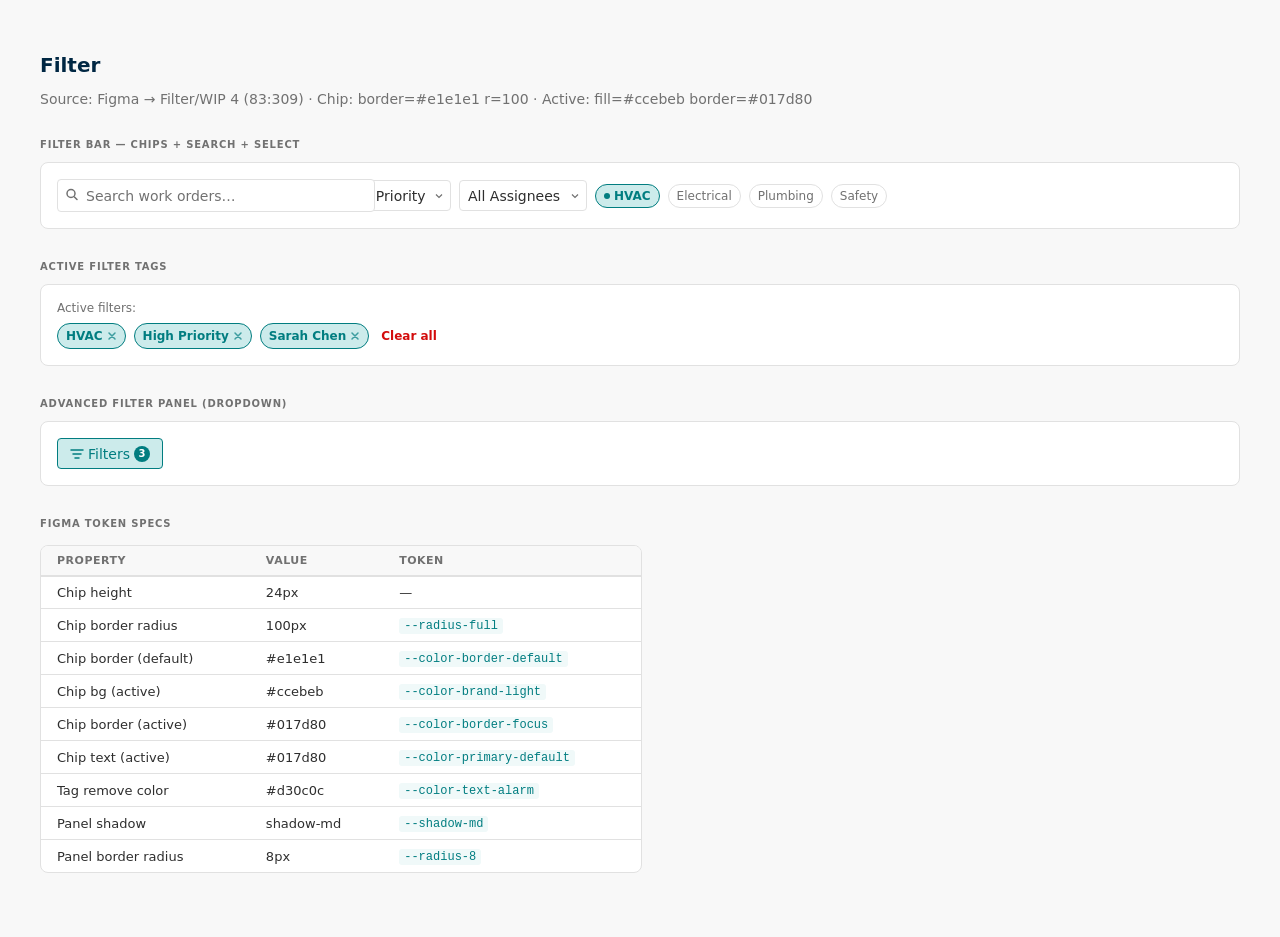
<file: components/filter.html>
<!DOCTYPE html>
<html lang="en">
<head>
  <meta charset="UTF-8" />
  <meta name="viewport" content="width=device-width, initial-scale=1.0" />
  <title>Filter — Confirm DS</title>
  <link rel="stylesheet" href="../tokens.css" />
  <style>
    body { font-family: var(--font-family); background: var(--color-base-0); padding: var(--spacing-32); color: var(--color-text-default); }
    h1 { font-size: var(--type-h2-size); font-weight: var(--font-weight-bold); color: var(--color-text-secondary); margin-bottom: 4px; }
    .subtitle { font-size: var(--type-body-md-size); color: var(--color-text-soft); margin-bottom: var(--spacing-32); }
    .section { margin-bottom: var(--spacing-32); }
    .section-label { font-size: var(--type-label-sm-size); font-weight: var(--font-weight-bold); color: var(--color-text-soft); text-transform: uppercase; letter-spacing: 0.8px; margin-bottom: var(--spacing-12); }
    code { background: #f0f9f9; color: var(--color-brand-primary); padding: 1px 5px; border-radius: 3px; font-size: 12px; font-family: monospace; }
    .spec-table-wrap { background: #fff; border: 1px solid var(--color-border-default); border-radius: var(--radius-8); overflow: hidden; margin-top: var(--spacing-16); max-width: 600px; }
    .spec-table { width: 100%; border-collapse: collapse; }
    .spec-table th { padding: 8px 16px; background: var(--color-base-0); font-size: 11px; font-weight: 700; color: var(--color-text-soft); text-align: left; border-bottom: 2px solid var(--color-border-default); text-transform: uppercase; letter-spacing: 0.5px; }
    .spec-table td { padding: 8px 16px; font-size: 13px; border-bottom: 1px solid var(--color-border-default); }
    .spec-table tr:last-child td { border-bottom: none; }

    /* ── Filter Bar Component ── */
    .filter-bar { display: flex; align-items: center; gap: var(--spacing-8); flex-wrap: wrap; background: #fff; padding: var(--spacing-16); border-radius: var(--radius-8); border: 1px solid var(--color-border-default); }

    /* Search Input */
    .search-wrap { position: relative; flex: 1; min-width: 160px; max-width: 280px; }
    .search-icon { position: absolute; left: 8px; top: 50%; transform: translateY(-50%); color: var(--color-text-soft); pointer-events: none; }
    .search-input { width: 100%; height: 31px; padding: 0 8px 0 28px; border: 1px solid var(--color-border-default); border-radius: var(--radius-4); font-family: var(--font-family); font-size: var(--type-body-md-size); color: var(--color-text-default); outline: none; background: var(--color-base-1); transition: border-color 0.15s, box-shadow 0.15s; }
    .search-input:focus { border-color: var(--color-border-focus); box-shadow: 0 0 0 3px rgba(1,125,128,0.12); }
    .search-input::placeholder { color: var(--color-text-soft); }

    /* Filter Chips */
    .filter-chip {
      height: 24px; padding: 0 var(--spacing-8);
      border: 1px solid var(--color-border-default);
      border-radius: var(--radius-full);
      font-family: var(--font-family); font-size: var(--type-label-md-size);
      color: var(--color-text-soft); background: var(--color-base-1);
      cursor: pointer; display: inline-flex; align-items: center; gap: 4px;
      transition: all 0.12s; white-space: nowrap; user-select: none;
    }
    .filter-chip:hover { border-color: var(--color-primary-default); color: var(--color-primary-default); }
    .filter-chip.active { background: var(--color-brand-light); border-color: var(--color-primary-default); color: var(--color-primary-default); font-weight: var(--font-weight-bold); }
    .filter-chip .chip-dot { width: 6px; height: 6px; border-radius: 50%; }

    /* Select */
    .filter-select { height: 31px; padding: 0 24px 0 var(--spacing-8); border: 1px solid var(--color-border-default); border-radius: var(--radius-4); font-family: var(--font-family); font-size: var(--type-label-lg-size); color: var(--color-text-default); background: var(--color-base-1) url("data:image/svg+xml,%3Csvg xmlns='http://www.w3.org/2000/svg' width='10' height='10' viewBox='0 0 10 10'%3E%3Cpath d='M2 3.5l3 3 3-3' stroke='%23717171' stroke-width='1.2' fill='none'/%3E%3C/svg%3E") no-repeat right 6px center; appearance: none; outline: none; cursor: pointer; }
    .filter-select:focus { border-color: var(--color-border-focus); box-shadow: 0 0 0 3px rgba(1,125,128,0.12); }

    /* Active filter tags row */
    .active-filters { display: flex; align-items: center; gap: var(--spacing-8); flex-wrap: wrap; }
    .active-tag {
      display: inline-flex; align-items: center; gap: 4px;
      height: 24px; padding: 0 var(--spacing-8);
      background: var(--color-brand-light);
      border: 1px solid var(--color-primary-default);
      border-radius: var(--radius-full);
      font-size: var(--type-label-md-size); font-weight: var(--font-weight-bold);
      color: var(--color-primary-default);
    }
    .tag-remove { display: flex; align-items: center; cursor: pointer; color: var(--color-primary-default); opacity: 0.7; }
    .tag-remove:hover { opacity: 1; }
    .clear-all { font-size: var(--type-label-md-size); color: var(--color-text-alarm); cursor: pointer; font-weight: var(--font-weight-bold); padding: 0 4px; }
    .clear-all:hover { text-decoration: underline; }

    /* Filter panel (dropdown) */
    .filter-panel-wrap { position: relative; }
    .filter-panel-btn {
      height: 31px; padding: 0 var(--spacing-12);
      border: 1px solid var(--color-border-default);
      border-radius: var(--radius-4);
      background: var(--color-base-1);
      font-family: var(--font-family); font-size: var(--type-label-lg-size);
      color: var(--color-text-secondary); cursor: pointer;
      display: inline-flex; align-items: center; gap: var(--spacing-4);
      transition: all 0.12s;
    }
    .filter-panel-btn:hover { background: var(--color-secondary-hover); }
    .filter-panel-btn.has-filters { border-color: var(--color-primary-default); color: var(--color-primary-default); background: var(--color-brand-light); }
    .filter-count { display: inline-flex; align-items: center; justify-content: center; width: 16px; height: 16px; border-radius: 50%; background: var(--color-primary-default); color: #fff; font-size: 10px; font-weight: var(--font-weight-bold); }

    .filter-panel {
      position: absolute; top: calc(100% + 4px); left: 0;
      width: 320px; background: var(--color-base-1);
      border: 1px solid var(--color-border-default);
      border-radius: var(--radius-8); box-shadow: var(--shadow-md);
      z-index: 20; display: none;
    }
    .filter-panel.visible { display: block; }

    .panel-section { padding: var(--spacing-12) var(--spacing-16); border-bottom: 1px solid var(--color-border-default); }
    .panel-section:last-child { border-bottom: none; }
    .panel-section-title { font-size: var(--type-label-md-size); font-weight: var(--font-weight-bold); color: var(--color-primary-default); margin-bottom: var(--spacing-8); text-transform: uppercase; letter-spacing: 0.5px; }
    .panel-options { display: flex; flex-direction: column; gap: var(--spacing-4); }

    .panel-cb-row { display: flex; align-items: center; gap: var(--spacing-8); cursor: pointer; font-size: var(--type-body-md-size); padding: 4px 0; }
    .panel-cb-row:hover { color: var(--color-primary-default); }
    .cb-box { width: 16px; height: 16px; border: 1.5px solid var(--color-border-soft); border-radius: 3px; background: #fff; display: flex; align-items: center; justify-content: center; flex-shrink: 0; transition: all 0.12s; }
    .cb-box.checked { background: var(--color-primary-default); border-color: var(--color-primary-default); }
    .cb-box svg { display: none; }
    .cb-box.checked svg { display: block; }

    .panel-footer { display: flex; justify-content: flex-end; gap: var(--spacing-8); padding: var(--spacing-12) var(--spacing-16); border-top: 1px solid var(--color-border-default); }
    .btn { display: inline-flex; align-items: center; height: 28px; padding: 0 var(--spacing-12); font-family: var(--font-family); font-size: var(--type-label-lg-size); font-weight: var(--font-weight-bold); border-radius: var(--radius-4); border: 1px solid transparent; cursor: pointer; }
    .btn-primary { background: var(--color-primary-default); color: #fff; border-color: var(--color-primary-default); }
    .btn-secondary { background: #fff; color: var(--color-text-secondary); border-color: var(--color-border-soft); }
  </style>
</head>
<body>
  <h1>Filter</h1>
  <p class="subtitle">Source: Figma → Filter/WIP 4 (83:309) · Chip: border=#e1e1e1 r=100 · Active: fill=#ccebeb border=#017d80</p>

  <div class="section">
    <div class="section-label">Filter Bar — Chips + Search + Select</div>
    <div class="filter-bar">
      <div class="search-wrap">
        <span class="search-icon"><svg width="14" height="14" viewBox="0 0 14 14" fill="none"><circle cx="6" cy="6" r="4" stroke="currentColor" stroke-width="1.5"/><path d="M9.5 9.5l2.5 2.5" stroke="currentColor" stroke-width="1.5" stroke-linecap="round"/></svg></span>
        <input class="search-input" type="text" placeholder="Search work orders…" />
      </div>
      <select class="filter-select">
        <option>All Priority</option>
        <option>High</option>
        <option>Medium</option>
        <option>Low</option>
      </select>
      <select class="filter-select">
        <option>All Assignees</option>
        <option>Sarah Chen</option>
        <option>Marcus Webb</option>
        <option>Priya Sharma</option>
      </select>
      <button class="filter-chip active" onclick="this.classList.toggle('active')">
        <span class="chip-dot" style="background:var(--color-primary-default)"></span>HVAC
      </button>
      <button class="filter-chip" onclick="this.classList.toggle('active')">Electrical</button>
      <button class="filter-chip" onclick="this.classList.toggle('active')">Plumbing</button>
      <button class="filter-chip" onclick="this.classList.toggle('active')">Safety</button>
    </div>
  </div>

  <div class="section">
    <div class="section-label">Active Filter Tags</div>
    <div style="background:#fff;padding:var(--spacing-16);border-radius:var(--radius-8);border:1px solid var(--color-border-default)">
      <div style="font-size:var(--type-label-md-size);color:var(--color-text-soft);margin-bottom:var(--spacing-8)">Active filters:</div>
      <div class="active-filters" id="active-tags">
        <span class="active-tag">HVAC <span class="tag-remove" onclick="removeTag(this)"><svg width="10" height="10" viewBox="0 0 10 10" fill="none"><path d="M2 2l6 6M8 2L2 8" stroke="currentColor" stroke-width="1.5" stroke-linecap="round"/></svg></span></span>
        <span class="active-tag">High Priority <span class="tag-remove" onclick="removeTag(this)"><svg width="10" height="10" viewBox="0 0 10 10" fill="none"><path d="M2 2l6 6M8 2L2 8" stroke="currentColor" stroke-width="1.5" stroke-linecap="round"/></svg></span></span>
        <span class="active-tag">Sarah Chen <span class="tag-remove" onclick="removeTag(this)"><svg width="10" height="10" viewBox="0 0 10 10" fill="none"><path d="M2 2l6 6M8 2L2 8" stroke="currentColor" stroke-width="1.5" stroke-linecap="round"/></svg></span></span>
        <span class="clear-all" onclick="clearAll()">Clear all</span>
      </div>
    </div>
  </div>

  <div class="section">
    <div class="section-label">Advanced Filter Panel (dropdown)</div>
    <div style="background:#fff;padding:var(--spacing-16);border-radius:var(--radius-8);border:1px solid var(--color-border-default)">
      <div class="filter-panel-wrap">
        <button class="filter-panel-btn has-filters" onclick="togglePanel()">
          <svg width="14" height="14" viewBox="0 0 14 14" fill="none"><path d="M1 3h12M3 7h8M5 11h4" stroke="currentColor" stroke-width="1.5" stroke-linecap="round"/></svg>
          Filters
          <span class="filter-count">3</span>
        </button>
        <div class="filter-panel" id="filter-panel">
          <div class="panel-section">
            <div class="panel-section-title">Status</div>
            <div class="panel-options">
              <label class="panel-cb-row" onclick="toggleCb(this)"><span class="cb-box checked"><svg width="10" height="10" viewBox="0 0 10 10" fill="none"><path d="M1.5 5l2.5 2.5 4.5-4.5" stroke="#fff" stroke-width="1.5" stroke-linecap="round"/></svg></span>Open</label>
              <label class="panel-cb-row" onclick="toggleCb(this)"><span class="cb-box"><svg width="10" height="10" viewBox="0 0 10 10" fill="none"><path d="M1.5 5l2.5 2.5 4.5-4.5" stroke="#fff" stroke-width="1.5" stroke-linecap="round"/></svg></span>In Progress</label>
              <label class="panel-cb-row" onclick="toggleCb(this)"><span class="cb-box"><svg width="10" height="10" viewBox="0 0 10 10" fill="none"><path d="M1.5 5l2.5 2.5 4.5-4.5" stroke="#fff" stroke-width="1.5" stroke-linecap="round"/></svg></span>Completed</label>
              <label class="panel-cb-row" onclick="toggleCb(this)"><span class="cb-box"><svg width="10" height="10" viewBox="0 0 10 10" fill="none"><path d="M1.5 5l2.5 2.5 4.5-4.5" stroke="#fff" stroke-width="1.5" stroke-linecap="round"/></svg></span>Deferred</label>
            </div>
          </div>
          <div class="panel-section">
            <div class="panel-section-title">Priority</div>
            <div class="panel-options">
              <label class="panel-cb-row" onclick="toggleCb(this)"><span class="cb-box checked"><svg width="10" height="10" viewBox="0 0 10 10" fill="none"><path d="M1.5 5l2.5 2.5 4.5-4.5" stroke="#fff" stroke-width="1.5" stroke-linecap="round"/></svg></span>High</label>
              <label class="panel-cb-row" onclick="toggleCb(this)"><span class="cb-box"><svg width="10" height="10" viewBox="0 0 10 10" fill="none"><path d="M1.5 5l2.5 2.5 4.5-4.5" stroke="#fff" stroke-width="1.5" stroke-linecap="round"/></svg></span>Medium</label>
              <label class="panel-cb-row" onclick="toggleCb(this)"><span class="cb-box"><svg width="10" height="10" viewBox="0 0 10 10" fill="none"><path d="M1.5 5l2.5 2.5 4.5-4.5" stroke="#fff" stroke-width="1.5" stroke-linecap="round"/></svg></span>Low</label>
            </div>
          </div>
          <div class="panel-section">
            <div class="panel-section-title">Category</div>
            <div class="panel-options">
              <label class="panel-cb-row" onclick="toggleCb(this)"><span class="cb-box checked"><svg width="10" height="10" viewBox="0 0 10 10" fill="none"><path d="M1.5 5l2.5 2.5 4.5-4.5" stroke="#fff" stroke-width="1.5" stroke-linecap="round"/></svg></span>HVAC</label>
              <label class="panel-cb-row" onclick="toggleCb(this)"><span class="cb-box"><svg width="10" height="10" viewBox="0 0 10 10" fill="none"><path d="M1.5 5l2.5 2.5 4.5-4.5" stroke="#fff" stroke-width="1.5" stroke-linecap="round"/></svg></span>Electrical</label>
              <label class="panel-cb-row" onclick="toggleCb(this)"><span class="cb-box"><svg width="10" height="10" viewBox="0 0 10 10" fill="none"><path d="M1.5 5l2.5 2.5 4.5-4.5" stroke="#fff" stroke-width="1.5" stroke-linecap="round"/></svg></span>Plumbing</label>
              <label class="panel-cb-row" onclick="toggleCb(this)"><span class="cb-box"><svg width="10" height="10" viewBox="0 0 10 10" fill="none"><path d="M1.5 5l2.5 2.5 4.5-4.5" stroke="#fff" stroke-width="1.5" stroke-linecap="round"/></svg></span>Safety</label>
            </div>
          </div>
          <div class="panel-footer">
            <button class="btn btn-secondary" onclick="togglePanel()">Cancel</button>
            <button class="btn btn-primary" onclick="togglePanel()">Apply Filters</button>
          </div>
        </div>
      </div>
    </div>
  </div>

  <div class="section">
    <div class="section-label">Figma Token Specs</div>
    <div class="spec-table-wrap">
      <table class="spec-table">
        <thead><tr><th>Property</th><th>Value</th><th>Token</th></tr></thead>
        <tbody>
          <tr><td>Chip height</td><td>24px</td><td>—</td></tr>
          <tr><td>Chip border radius</td><td>100px</td><td><code>--radius-full</code></td></tr>
          <tr><td>Chip border (default)</td><td>#e1e1e1</td><td><code>--color-border-default</code></td></tr>
          <tr><td>Chip bg (active)</td><td>#ccebeb</td><td><code>--color-brand-light</code></td></tr>
          <tr><td>Chip border (active)</td><td>#017d80</td><td><code>--color-border-focus</code></td></tr>
          <tr><td>Chip text (active)</td><td>#017d80</td><td><code>--color-primary-default</code></td></tr>
          <tr><td>Tag remove color</td><td>#d30c0c</td><td><code>--color-text-alarm</code></td></tr>
          <tr><td>Panel shadow</td><td>shadow-md</td><td><code>--shadow-md</code></td></tr>
          <tr><td>Panel border radius</td><td>8px</td><td><code>--radius-8</code></td></tr>
        </tbody>
      </table>
    </div>
  </div>

  <script>
    function togglePanel() {
      document.getElementById('filter-panel').classList.toggle('visible');
    }
    function toggleCb(el) {
      el.querySelector('.cb-box').classList.toggle('checked');
    }
    function removeTag(btn) { btn.closest('.active-tag').remove(); }
    function clearAll() { document.getElementById('active-tags').innerHTML = '<span style="font-size:13px;color:var(--color-text-soft)">No active filters</span>'; }
    document.addEventListener('click', e => {
      if (!e.target.closest('.filter-panel-wrap')) document.getElementById('filter-panel').classList.remove('visible');
    });
  </script>
</body>
</html>
</file>
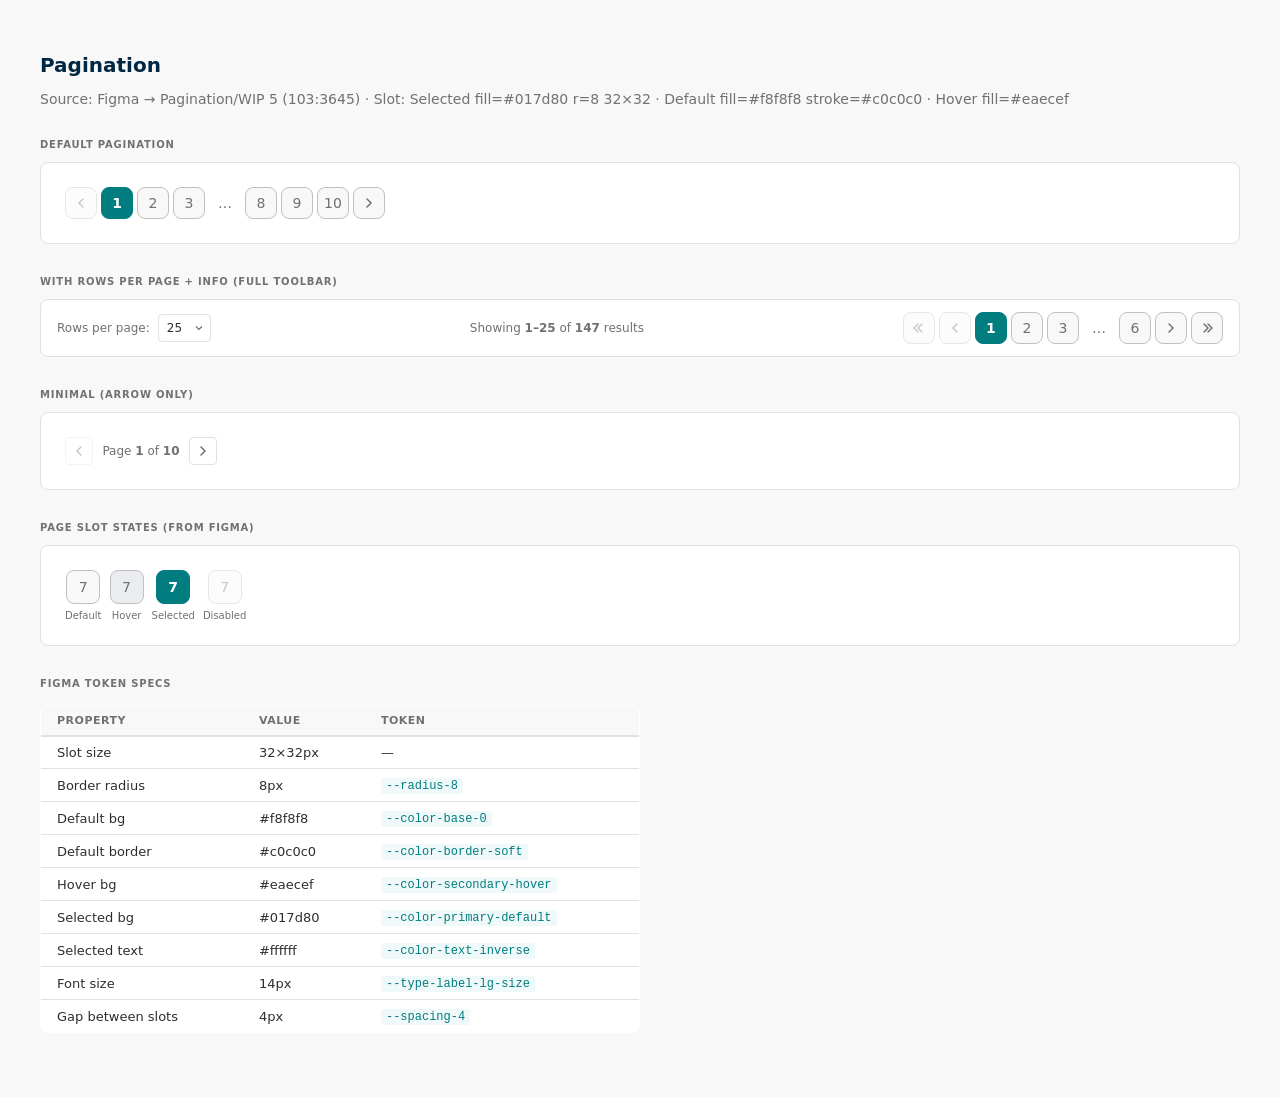
<file: components/pagination.html>
<!DOCTYPE html>
<html lang="en">
<head>
  <meta charset="UTF-8" />
  <meta name="viewport" content="width=device-width, initial-scale=1.0" />
  <title>Pagination — Confirm DS</title>
  <link rel="stylesheet" href="../tokens.css" />
  <style>
    body { font-family: var(--font-family); background: var(--color-base-0); padding: var(--spacing-32); color: var(--color-text-default); }
    h1 { font-size: var(--type-h2-size); font-weight: var(--font-weight-bold); color: var(--color-text-secondary); margin-bottom: 4px; }
    .subtitle { font-size: var(--type-body-md-size); color: var(--color-text-soft); margin-bottom: var(--spacing-32); }
    .section { margin-bottom: var(--spacing-32); }
    .section-label { font-size: var(--type-label-sm-size); font-weight: var(--font-weight-bold); color: var(--color-text-soft); text-transform: uppercase; letter-spacing: 0.8px; margin-bottom: var(--spacing-12); }
    .row { display: flex; align-items: center; gap: var(--spacing-16); flex-wrap: wrap; background: #fff; padding: var(--spacing-24); border-radius: var(--radius-8); border: 1px solid var(--color-border-default); }
    .spec-table { width: 100%; border-collapse: collapse; background: #fff; border-radius: var(--radius-8); overflow: hidden; border: 1px solid var(--color-border-default); margin-top: var(--spacing-16); max-width: 600px; }
    .spec-table th { padding: 8px 16px; background: var(--color-base-0); font-size: 11px; font-weight: 700; color: var(--color-text-soft); text-align: left; border-bottom: 2px solid var(--color-border-default); text-transform: uppercase; letter-spacing: 0.5px; }
    .spec-table td { padding: 8px 16px; font-size: 13px; border-bottom: 1px solid var(--color-border-default); }
    .spec-table tr:last-child td { border-bottom: none; }
    code { background: #f0f9f9; color: var(--color-brand-primary); padding: 1px 5px; border-radius: 3px; font-size: 12px; font-family: monospace; }

    /* ── Pagination Component ── */
    /* Source: Figma 103:3645
       Slot: Selected fill=#017d80 r=8 32×32 | Default fill=#f8f8f8 stroke=#c0c0c0 r=8 32×32 | Hover fill=#eaecef r=8 32×32 */

    .pagination { display: inline-flex; align-items: center; gap: var(--spacing-4); }

    .page-btn {
      width: 32px; height: 32px;
      display: flex; align-items: center; justify-content: center;
      border: 1px solid var(--color-border-soft);
      border-radius: var(--radius-8);
      background: var(--color-base-0);
      cursor: pointer;
      font-family: var(--font-family);
      font-size: var(--type-label-lg-size);
      font-weight: var(--font-weight-regular);
      color: var(--color-text-soft);
      transition: all 0.12s;
      user-select: none;
    }
    .page-btn:hover:not(:disabled):not(.active) {
      background: var(--color-secondary-hover);
      border-color: var(--color-border-soft);
      color: var(--color-text-default);
    }
    .page-btn.active {
      background: var(--color-primary-default);
      border-color: var(--color-primary-default);
      color: #fff;
      font-weight: var(--font-weight-bold);
    }
    .page-btn:disabled { opacity: 0.38; cursor: not-allowed; }
    .page-btn.arrow { color: var(--color-text-soft); }
    .page-btn.arrow:hover:not(:disabled) { color: var(--color-text-secondary); }

    .page-ellipsis {
      width: 32px; height: 32px;
      display: flex; align-items: center; justify-content: center;
      color: var(--color-text-soft);
      font-size: var(--type-label-lg-size);
    }

    /* Pagination with info text */
    .pagination-row {
      display: flex; align-items: center; justify-content: space-between;
      flex-wrap: wrap; gap: var(--spacing-12);
      background: #fff; padding: var(--spacing-12) var(--spacing-16);
      border-radius: var(--radius-8); border: 1px solid var(--color-border-default);
    }
    .pagination-info { font-size: var(--type-label-md-size); color: var(--color-text-soft); }

    /* Per-page selector */
    .per-page-wrap { display: flex; align-items: center; gap: var(--spacing-8); font-size: var(--type-label-md-size); color: var(--color-text-soft); }
    .per-page-select {
      height: 28px; padding: 0 20px 0 var(--spacing-8);
      border: 1px solid var(--color-border-default);
      border-radius: var(--radius-4);
      font-family: var(--font-family); font-size: var(--type-label-md-size);
      color: var(--color-text-default);
      background: var(--color-base-1) url("data:image/svg+xml,%3Csvg xmlns='http://www.w3.org/2000/svg' width='10' height='10' viewBox='0 0 10 10'%3E%3Cpath d='M2 3.5l3 3 3-3' stroke='%23717171' stroke-width='1.2' fill='none'/%3E%3C/svg%3E") no-repeat right 6px center;
      appearance: none; outline: none; cursor: pointer;
    }
    .per-page-select:focus { border-color: var(--color-border-focus); box-shadow: 0 0 0 3px rgba(1,125,128,0.12); }

    /* Simple arrow-only variant (minimal) */
    .pagination-minimal { display: inline-flex; align-items: center; gap: var(--spacing-8); }
    .pag-arrow {
      width: 28px; height: 28px;
      display: flex; align-items: center; justify-content: center;
      border: 1px solid var(--color-border-default);
      border-radius: var(--radius-4);
      background: var(--color-base-1);
      cursor: pointer; color: var(--color-text-soft);
      transition: all 0.12s;
    }
    .pag-arrow:hover:not(:disabled) { border-color: var(--color-primary-default); color: var(--color-primary-default); }
    .pag-arrow:disabled { opacity: 0.38; cursor: not-allowed; }
    .pag-page-text { font-size: var(--type-label-md-size); color: var(--color-text-soft); min-width: 80px; text-align: center; }
  </style>
</head>
<body>
  <h1>Pagination</h1>
  <p class="subtitle">Source: Figma → Pagination/WIP 5 (103:3645) · Slot: Selected fill=#017d80 r=8 32×32 · Default fill=#f8f8f8 stroke=#c0c0c0 · Hover fill=#eaecef</p>

  <div class="section">
    <div class="section-label">Default Pagination</div>
    <div class="row">
      <nav class="pagination" id="pag1" aria-label="Pagination">
        <button class="page-btn arrow" disabled aria-label="First">
          <svg width="12" height="12" viewBox="0 0 12 12" fill="none"><path d="M8 2L4 6l4 4" stroke="currentColor" stroke-width="1.5" stroke-linecap="round"/></svg>
        </button>
        <button class="page-btn active" onclick="setPage(this,'pag1')">1</button>
        <button class="page-btn" onclick="setPage(this,'pag1')">2</button>
        <button class="page-btn" onclick="setPage(this,'pag1')">3</button>
        <span class="page-ellipsis">…</span>
        <button class="page-btn" onclick="setPage(this,'pag1')">8</button>
        <button class="page-btn" onclick="setPage(this,'pag1')">9</button>
        <button class="page-btn" onclick="setPage(this,'pag1')">10</button>
        <button class="page-btn arrow" aria-label="Next">
          <svg width="12" height="12" viewBox="0 0 12 12" fill="none"><path d="M4 2l4 4-4 4" stroke="currentColor" stroke-width="1.5" stroke-linecap="round"/></svg>
        </button>
      </nav>
    </div>
  </div>

  <div class="section">
    <div class="section-label">With Rows Per Page + Info (Full Toolbar)</div>
    <div class="pagination-row">
      <div class="per-page-wrap">
        Rows per page:
        <select class="per-page-select" onchange="updateInfo(this.value)">
          <option value="10">10</option>
          <option value="25" selected>25</option>
          <option value="50">50</option>
          <option value="100">100</option>
        </select>
      </div>
      <div class="pagination-info" id="pag-info">Showing <strong>1–25</strong> of <strong>147</strong> results</div>
      <nav class="pagination" id="pag2" aria-label="Pagination">
        <button class="page-btn arrow" disabled>
          <svg width="12" height="12" viewBox="0 0 12 12" fill="none"><path d="M9 2L5 6l4 4" stroke="currentColor" stroke-width="1.5" stroke-linecap="round"/><path d="M5 2L1 6l4 4" stroke="currentColor" stroke-width="1.5" stroke-linecap="round"/></svg>
        </button>
        <button class="page-btn arrow" disabled>
          <svg width="12" height="12" viewBox="0 0 12 12" fill="none"><path d="M8 2L4 6l4 4" stroke="currentColor" stroke-width="1.5" stroke-linecap="round"/></svg>
        </button>
        <button class="page-btn active" onclick="setPage(this,'pag2')">1</button>
        <button class="page-btn" onclick="setPage(this,'pag2')">2</button>
        <button class="page-btn" onclick="setPage(this,'pag2')">3</button>
        <span class="page-ellipsis">…</span>
        <button class="page-btn" onclick="setPage(this,'pag2')">6</button>
        <button class="page-btn arrow">
          <svg width="12" height="12" viewBox="0 0 12 12" fill="none"><path d="M4 2l4 4-4 4" stroke="currentColor" stroke-width="1.5" stroke-linecap="round"/></svg>
        </button>
        <button class="page-btn arrow">
          <svg width="12" height="12" viewBox="0 0 12 12" fill="none"><path d="M3 2l4 4-4 4" stroke="currentColor" stroke-width="1.5" stroke-linecap="round"/><path d="M7 2l4 4-4 4" stroke="currentColor" stroke-width="1.5" stroke-linecap="round"/></svg>
        </button>
      </nav>
    </div>
  </div>

  <div class="section">
    <div class="section-label">Minimal (arrow only)</div>
    <div class="row">
      <div class="pagination-minimal">
        <button class="pag-arrow" disabled>
          <svg width="12" height="12" viewBox="0 0 12 12" fill="none"><path d="M8 2L4 6l4 4" stroke="currentColor" stroke-width="1.5" stroke-linecap="round"/></svg>
        </button>
        <span class="pag-page-text">Page <strong>1</strong> of <strong>10</strong></span>
        <button class="pag-arrow">
          <svg width="12" height="12" viewBox="0 0 12 12" fill="none"><path d="M4 2l4 4-4 4" stroke="currentColor" stroke-width="1.5" stroke-linecap="round"/></svg>
        </button>
      </div>
    </div>
  </div>

  <div class="section">
    <div class="section-label">Page slot states (from Figma)</div>
    <div class="row" style="gap:var(--spacing-8)">
      <div style="display:flex;flex-direction:column;align-items:center;gap:6px">
        <div class="page-btn">7</div>
        <span style="font-size:10px;color:var(--color-text-soft)">Default</span>
      </div>
      <div style="display:flex;flex-direction:column;align-items:center;gap:6px">
        <div class="page-btn" style="background:var(--color-secondary-hover)">7</div>
        <span style="font-size:10px;color:var(--color-text-soft)">Hover</span>
      </div>
      <div style="display:flex;flex-direction:column;align-items:center;gap:6px">
        <div class="page-btn active">7</div>
        <span style="font-size:10px;color:var(--color-text-soft)">Selected</span>
      </div>
      <div style="display:flex;flex-direction:column;align-items:center;gap:6px">
        <div class="page-btn" style="opacity:0.38">7</div>
        <span style="font-size:10px;color:var(--color-text-soft)">Disabled</span>
      </div>
    </div>
  </div>

  <div class="section">
    <div class="section-label">Figma Token Specs</div>
    <table class="spec-table">
      <thead><tr><th>Property</th><th>Value</th><th>Token</th></tr></thead>
      <tbody>
        <tr><td>Slot size</td><td>32×32px</td><td>—</td></tr>
        <tr><td>Border radius</td><td>8px</td><td><code>--radius-8</code></td></tr>
        <tr><td>Default bg</td><td>#f8f8f8</td><td><code>--color-base-0</code></td></tr>
        <tr><td>Default border</td><td>#c0c0c0</td><td><code>--color-border-soft</code></td></tr>
        <tr><td>Hover bg</td><td>#eaecef</td><td><code>--color-secondary-hover</code></td></tr>
        <tr><td>Selected bg</td><td>#017d80</td><td><code>--color-primary-default</code></td></tr>
        <tr><td>Selected text</td><td>#ffffff</td><td><code>--color-text-inverse</code></td></tr>
        <tr><td>Font size</td><td>14px</td><td><code>--type-label-lg-size</code></td></tr>
        <tr><td>Gap between slots</td><td>4px</td><td><code>--spacing-4</code></td></tr>
      </tbody>
    </table>
  </div>

  <script>
    function setPage(btn, pagId) {
      document.querySelectorAll(`#${pagId} .page-btn:not(.arrow)`).forEach(b => b.classList.remove('active'));
      btn.classList.add('active');
    }
    function updateInfo(perPage) {
      document.getElementById('pag-info').innerHTML = `Showing <strong>1–${perPage}</strong> of <strong>147</strong> results`;
    }
  </script>
</body>
</html>
</file>
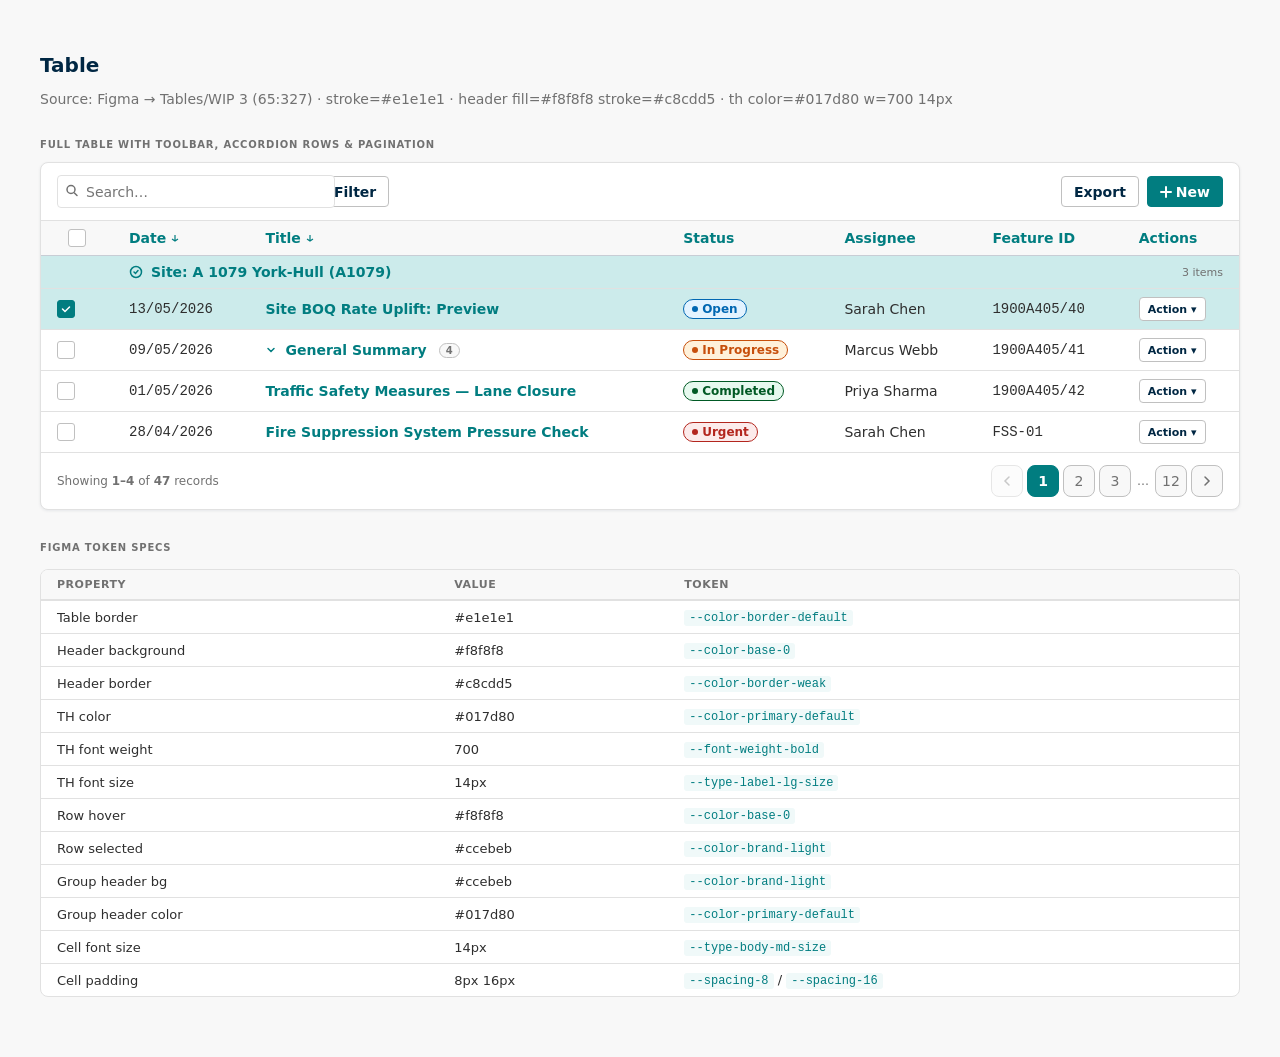
<file: components/table.html>
<!DOCTYPE html>
<html lang="en">
<head>
  <meta charset="UTF-8" />
  <meta name="viewport" content="width=device-width, initial-scale=1.0" />
  <title>Table — Confirm DS</title>
  <link rel="stylesheet" href="../tokens.css" />
  <style>
    body { font-family: var(--font-family); background: var(--color-base-0); padding: var(--spacing-32); color: var(--color-text-default); }
    h1 { font-size: var(--type-h2-size); font-weight: var(--font-weight-bold); color: var(--color-text-secondary); margin-bottom: 4px; }
    .subtitle { font-size: var(--type-body-md-size); color: var(--color-text-soft); margin-bottom: var(--spacing-32); }
    .section { margin-bottom: var(--spacing-32); }
    .section-label { font-size: var(--type-label-sm-size); font-weight: var(--font-weight-bold); color: var(--color-text-soft); text-transform: uppercase; letter-spacing: 0.8px; margin-bottom: var(--spacing-12); }
    code { background: #f0f9f9; color: var(--color-brand-primary); padding: 1px 5px; border-radius: 3px; font-size: 12px; font-family: monospace; }
    .spec-table-wrap { background: #fff; border: 1px solid var(--color-border-default); border-radius: var(--radius-8); overflow: hidden; margin-top: var(--spacing-16); }
    .spec-table { width: 100%; border-collapse: collapse; }
    .spec-table th { padding: 8px 16px; background: var(--color-base-0); font-size: 11px; font-weight: 700; color: var(--color-text-soft); text-align: left; border-bottom: 2px solid var(--color-border-default); text-transform: uppercase; letter-spacing: 0.5px; }
    .spec-table td { padding: 8px 16px; font-size: 13px; border-bottom: 1px solid var(--color-border-default); }
    .spec-table tr:last-child td { border-bottom: none; }

    /* ── Table Component ── */
    /* Source: Figma 65:327 — stroke=#e1e1e1, header fill=#f8f8f8 stroke=#c8cdd5, th color=#017d80 w=700 14px */
    .table-card { background: #fff; border: 1px solid var(--color-border-default); border-radius: var(--radius-8); overflow: hidden; box-shadow: var(--shadow-sm); }
    .table-toolbar { display: flex; align-items: center; gap: var(--spacing-8); padding: var(--spacing-12) var(--spacing-16); border-bottom: 1px solid var(--color-border-default); flex-wrap: wrap; }
    .table-wrap { overflow-x: auto; }

    table.ds-table { width: 100%; border-collapse: collapse; }

    table.ds-table thead th {
      padding: var(--spacing-8) var(--spacing-16);
      background: var(--color-base-0);
      border-bottom: 1px solid var(--color-border-weak);
      font-size: var(--type-label-lg-size);
      font-weight: var(--font-weight-bold);
      color: var(--color-primary-default);
      text-align: left; white-space: nowrap; user-select: none;
    }
    table.ds-table thead th .th-inner {
      display: inline-flex; align-items: center; gap: 4px; cursor: pointer;
    }
    table.ds-table thead th .th-inner:hover { color: var(--color-text-secondary); }
    table.ds-table thead th.sorted { color: var(--color-primary-default); }
    table.ds-table thead th:first-child { padding-left: var(--spacing-16); width: 40px; }

    table.ds-table tbody tr { border-bottom: 1px solid var(--color-border-default); transition: background 0.1s; }
    table.ds-table tbody tr:last-child { border-bottom: none; }
    table.ds-table tbody tr:hover { background: var(--color-base-0); }
    table.ds-table tbody tr.selected { background: var(--color-brand-light); }
    table.ds-table tbody tr.group-header td { background: var(--color-brand-light); font-weight: var(--font-weight-bold); color: var(--color-primary-default); font-size: var(--type-label-lg-size); }

    table.ds-table tbody td { padding: var(--spacing-8) var(--spacing-16); font-size: var(--type-body-md-size); color: var(--color-text-default); vertical-align: middle; }
    table.ds-table tbody td:first-child { padding-left: var(--spacing-16); }

    .td-link { color: var(--color-primary-default); font-weight: var(--font-weight-bold); cursor: pointer; }
    .td-link:hover { text-decoration: underline; }
    .td-muted { color: var(--color-text-soft); font-size: var(--type-label-md-size); font-family: 'Courier New', monospace; }

    /* Status badge */
    .badge { display: inline-flex; align-items: center; gap: 4px; padding: 2px var(--spacing-8); border-radius: var(--radius-full); font-size: var(--type-label-md-size); font-weight: var(--font-weight-bold); white-space: nowrap; border: 1px solid transparent; }
    .badge-dot { width: 6px; height: 6px; border-radius: 50%; flex-shrink: 0; }
    .badge-open     { background: var(--color-status-info);    color: var(--color-border-info);    border-color: var(--color-border-info); }
    .badge-open .badge-dot { background: var(--color-border-info); }
    .badge-progress { background: var(--color-status-warning); color: #c74f0b; border-color: #c74f0b; }
    .badge-progress .badge-dot { background: #c74f0b; }
    .badge-done     { background: var(--color-status-success); color: var(--color-border-success); border-color: var(--color-border-success); }
    .badge-done .badge-dot { background: var(--color-border-success); }
    .badge-urgent   { background: var(--color-status-failure); color: var(--color-border-alarm);   border-color: var(--color-border-alarm); }
    .badge-urgent .badge-dot { background: var(--color-border-alarm); }

    /* Checkbox */
    .cb-box { width: 16px; height: 16px; border: 1.5px solid var(--color-border-soft); border-radius: 3px; background: #fff; display: flex; align-items: center; justify-content: center; cursor: pointer; flex-shrink: 0; transition: all 0.12s; }
    .cb-box.checked { background: var(--color-primary-default); border-color: var(--color-primary-default); }
    .cb-box svg { display: none; }
    .cb-box.checked svg { display: block; }

    /* Toolbar controls */
    .btn { display: inline-flex; align-items: center; justify-content: center; gap: 4px; height: 31px; padding: 0 var(--spacing-12); font-family: var(--font-family); font-size: var(--type-label-lg-size); font-weight: var(--font-weight-bold); border-radius: var(--radius-4); border: 1px solid transparent; cursor: pointer; white-space: nowrap; transition: all 0.15s; outline: none; }
    .btn-primary { background: var(--color-primary-default); color: #fff; border-color: var(--color-primary-default); }
    .btn-primary:hover { background: #015d60; }
    .btn-secondary { background: #fff; color: var(--color-text-secondary); border-color: var(--color-border-soft); }
    .btn-secondary:hover { background: var(--color-secondary-hover); }
    .search-wrap { position: relative; flex: 1; min-width: 160px; max-width: 240px; }
    .search-icon { position: absolute; left: 8px; top: 50%; transform: translateY(-50%); color: var(--color-text-soft); pointer-events: none; }
    .search-input { width: 100%; height: 31px; padding: 0 8px 0 28px; border: 1px solid var(--color-border-default); border-radius: var(--radius-4); font-family: var(--font-family); font-size: var(--type-body-md-size); outline: none; }
    .search-input:focus { border-color: var(--color-border-focus); box-shadow: 0 0 0 3px rgba(1,125,128,0.12); }
    .ml-auto { margin-left: auto; }

    /* Table footer */
    .table-footer { display: flex; align-items: center; justify-content: space-between; padding: var(--spacing-12) var(--spacing-16); border-top: 1px solid var(--color-border-default); flex-wrap: wrap; gap: var(--spacing-8); }
    .pagination { display: flex; align-items: center; gap: 4px; }
    .page-btn { width: 32px; height: 32px; display: flex; align-items: center; justify-content: center; border: 1px solid var(--color-border-soft); border-radius: var(--radius-8); background: var(--color-base-0); cursor: pointer; font-family: var(--font-family); font-size: var(--type-label-lg-size); color: var(--color-text-soft); transition: all 0.12s; }
    .page-btn:hover:not(:disabled):not(.active) { background: var(--color-secondary-hover); }
    .page-btn.active { background: var(--color-primary-default); border-color: var(--color-primary-default); color: #fff; font-weight: var(--font-weight-bold); }
    .page-btn:disabled { opacity: 0.38; cursor: not-allowed; }
    .pag-info { font-size: var(--type-label-md-size); color: var(--color-text-soft); }

    /* Accordion row */
    .acc-trigger { display: flex; align-items: center; gap: var(--spacing-8); cursor: pointer; color: var(--color-primary-default); font-weight: var(--font-weight-bold); }
    .acc-chevron { transition: transform 0.2s; }
    .acc-row.open .acc-chevron { transform: rotate(180deg); }
    .acc-detail { display: none; }
    .acc-row.open .acc-detail { display: table-row; }
    .acc-detail td { background: #f0fafa; padding: var(--spacing-12) var(--spacing-16); }
  </style>
</head>
<body>
  <h1>Table</h1>
  <p class="subtitle">Source: Figma → Tables/WIP 3 (65:327) · stroke=#e1e1e1 · header fill=#f8f8f8 stroke=#c8cdd5 · th color=#017d80 w=700 14px</p>

  <div class="section">
    <div class="section-label">Full Table with Toolbar, Accordion rows &amp; Pagination</div>
    <div class="table-card">
      <div class="table-toolbar">
        <div class="search-wrap">
          <span class="search-icon"><svg width="14" height="14" viewBox="0 0 14 14" fill="none"><circle cx="6" cy="6" r="4" stroke="currentColor" stroke-width="1.5"/><path d="M9.5 9.5l2.5 2.5" stroke="currentColor" stroke-width="1.5" stroke-linecap="round"/></svg></span>
          <input class="search-input" type="text" placeholder="Search…" />
        </div>
        <button class="btn btn-secondary">
          <svg width="12" height="12" viewBox="0 0 12 12"><path d="M1 3h10M3 6h6M5 9h2" stroke="currentColor" stroke-width="1.5" stroke-linecap="round"/></svg>
          Filter
        </button>
        <div class="ml-auto" style="display:flex;gap:8px">
          <button class="btn btn-secondary">Export</button>
          <button class="btn btn-primary">
            <svg width="12" height="12" viewBox="0 0 12 12"><path d="M6 1v10M1 6h10" stroke="currentColor" stroke-width="2" stroke-linecap="round"/></svg>
            New
          </button>
        </div>
      </div>

      <div class="table-wrap">
        <table class="ds-table">
          <thead>
            <tr>
              <th><span class="cb-box" id="select-all" onclick="selectAll()" style="margin:0 auto;display:flex"></span></th>
              <th><span class="th-inner">Date <svg width="10" height="10" viewBox="0 0 10 10"><path d="M5 2v6M2 6l3 2 3-2" stroke="currentColor" stroke-width="1.2" fill="none"/></svg></span></th>
              <th class="sorted"><span class="th-inner">Title <svg width="10" height="10" viewBox="0 0 10 10"><path d="M5 2v6M2 6l3 2 3-2" stroke="#017d80" stroke-width="1.2" fill="none"/></svg></span></th>
              <th><span class="th-inner">Status</span></th>
              <th><span class="th-inner">Assignee</span></th>
              <th><span class="th-inner">Feature ID</span></th>
              <th>Actions</th>
            </tr>
          </thead>
          <tbody>
            <!-- Group header row (from Figma table) -->
            <tr class="group-header">
              <td></td>
              <td colspan="6">
                <div style="display:flex;align-items:center;gap:8px">
                  <svg width="14" height="14" viewBox="0 0 14 14" fill="none"><circle cx="7" cy="7" r="5.5" stroke="currentColor" stroke-width="1.5"/><path d="M5 7l1.5 1.5 2.5-3" stroke="currentColor" stroke-width="1.5" stroke-linecap="round"/></svg>
                  Site: A 1079 York-Hull (A1079)
                  <span style="margin-left:auto;font-size:11px;font-weight:400;color:var(--color-text-soft)">3 items</span>
                </div>
              </td>
            </tr>
            <!-- Normal rows -->
            <tr class="selected">
              <td><span class="cb-box checked" onclick="toggleCb(this)"><svg width="10" height="10" viewBox="0 0 10 10" fill="none"><path d="M1.5 5l2.5 2.5 4.5-4.5" stroke="#fff" stroke-width="1.5" stroke-linecap="round"/></svg></span></td>
              <td class="td-muted">13/05/2026</td>
              <td><span class="td-link">Site BOQ Rate Uplift: Preview</span></td>
              <td><span class="badge badge-open"><span class="badge-dot"></span>Open</span></td>
              <td>Sarah Chen</td>
              <td class="td-muted">1900A405/40</td>
              <td><button class="btn btn-secondary" style="height:24px;padding:0 8px;font-size:11px">Action ▾</button></td>
            </tr>
            <!-- Accordion row -->
            <tr class="acc-row" onclick="toggleAcc(this)">
              <td><span class="cb-box" onclick="event.stopPropagation();toggleCb(this)"><svg width="10" height="10" viewBox="0 0 10 10" fill="none"><path d="M1.5 5l2.5 2.5 4.5-4.5" stroke="#fff" stroke-width="1.5" stroke-linecap="round"/></svg></span></td>
              <td class="td-muted">09/05/2026</td>
              <td>
                <div class="acc-trigger">
                  <svg class="acc-chevron" width="12" height="12" viewBox="0 0 12 12" fill="none"><path d="M3 4.5l3 3 3-3" stroke="currentColor" stroke-width="1.5" stroke-linecap="round"/></svg>
                  General Summary
                  <span style="margin-left:4px;background:var(--color-base-0);border:1px solid var(--color-border-soft);border-radius:100px;font-size:10px;padding:1px 6px;color:var(--color-text-soft);font-weight:700">4</span>
                </div>
              </td>
              <td><span class="badge badge-progress"><span class="badge-dot"></span>In Progress</span></td>
              <td>Marcus Webb</td>
              <td class="td-muted">1900A405/41</td>
              <td><button class="btn btn-secondary" style="height:24px;padding:0 8px;font-size:11px" onclick="event.stopPropagation()">Action ▾</button></td>
            </tr>
            <tr class="acc-detail">
              <td colspan="7">
                <div style="display:grid;grid-template-columns:1fr 1fr 1fr 1fr;gap:16px;font-size:13px">
                  <div><div style="font-size:11px;font-weight:700;color:var(--color-primary-default);margin-bottom:2px">Next Inspection</div>01 Jan 2027</div>
                  <div><div style="font-size:11px;font-weight:700;color:var(--color-primary-default);margin-bottom:2px">Measurement</div>138.00 Linear Metres</div>
                  <div><div style="font-size:11px;font-weight:700;color:var(--color-primary-default);margin-bottom:2px">Action Officer</div>Jim Boom</div>
                  <div><div style="font-size:11px;font-weight:700;color:var(--color-primary-default);margin-bottom:2px">Last Inspection</div>15 May 2026</div>
                </div>
              </td>
            </tr>
            <tr>
              <td><span class="cb-box" onclick="toggleCb(this)"><svg width="10" height="10" viewBox="0 0 10 10" fill="none"><path d="M1.5 5l2.5 2.5 4.5-4.5" stroke="#fff" stroke-width="1.5" stroke-linecap="round"/></svg></span></td>
              <td class="td-muted">01/05/2026</td>
              <td><span class="td-link">Traffic Safety Measures — Lane Closure</span></td>
              <td><span class="badge badge-done"><span class="badge-dot"></span>Completed</span></td>
              <td>Priya Sharma</td>
              <td class="td-muted">1900A405/42</td>
              <td><button class="btn btn-secondary" style="height:24px;padding:0 8px;font-size:11px">Action ▾</button></td>
            </tr>
            <tr>
              <td><span class="cb-box" onclick="toggleCb(this)"><svg width="10" height="10" viewBox="0 0 10 10" fill="none"><path d="M1.5 5l2.5 2.5 4.5-4.5" stroke="#fff" stroke-width="1.5" stroke-linecap="round"/></svg></span></td>
              <td class="td-muted">28/04/2026</td>
              <td><span class="td-link">Fire Suppression System Pressure Check</span></td>
              <td><span class="badge badge-urgent"><span class="badge-dot"></span>Urgent</span></td>
              <td>Sarah Chen</td>
              <td class="td-muted">FSS-01</td>
              <td><button class="btn btn-secondary" style="height:24px;padding:0 8px;font-size:11px">Action ▾</button></td>
            </tr>
          </tbody>
        </table>
      </div>

      <div class="table-footer">
        <div class="pag-info">Showing <strong>1–4</strong> of <strong>47</strong> records</div>
        <nav class="pagination">
          <button class="page-btn" disabled><svg width="12" height="12" viewBox="0 0 12 12" fill="none"><path d="M8 2L4 6l4 4" stroke="currentColor" stroke-width="1.5" stroke-linecap="round"/></svg></button>
          <button class="page-btn active">1</button>
          <button class="page-btn">2</button>
          <button class="page-btn">3</button>
          <span style="color:var(--color-text-soft);font-size:12px;padding:0 2px">…</span>
          <button class="page-btn">12</button>
          <button class="page-btn"><svg width="12" height="12" viewBox="0 0 12 12" fill="none"><path d="M4 2l4 4-4 4" stroke="currentColor" stroke-width="1.5" stroke-linecap="round"/></svg></button>
        </nav>
      </div>
    </div>
  </div>

  <div class="section">
    <div class="section-label">Figma Token Specs</div>
    <div class="spec-table-wrap">
      <table class="spec-table">
        <thead><tr><th>Property</th><th>Value</th><th>Token</th></tr></thead>
        <tbody>
          <tr><td>Table border</td><td>#e1e1e1</td><td><code>--color-border-default</code></td></tr>
          <tr><td>Header background</td><td>#f8f8f8</td><td><code>--color-base-0</code></td></tr>
          <tr><td>Header border</td><td>#c8cdd5</td><td><code>--color-border-weak</code></td></tr>
          <tr><td>TH color</td><td>#017d80</td><td><code>--color-primary-default</code></td></tr>
          <tr><td>TH font weight</td><td>700</td><td><code>--font-weight-bold</code></td></tr>
          <tr><td>TH font size</td><td>14px</td><td><code>--type-label-lg-size</code></td></tr>
          <tr><td>Row hover</td><td>#f8f8f8</td><td><code>--color-base-0</code></td></tr>
          <tr><td>Row selected</td><td>#ccebeb</td><td><code>--color-brand-light</code></td></tr>
          <tr><td>Group header bg</td><td>#ccebeb</td><td><code>--color-brand-light</code></td></tr>
          <tr><td>Group header color</td><td>#017d80</td><td><code>--color-primary-default</code></td></tr>
          <tr><td>Cell font size</td><td>14px</td><td><code>--type-body-md-size</code></td></tr>
          <tr><td>Cell padding</td><td>8px 16px</td><td><code>--spacing-8</code> / <code>--spacing-16</code></td></tr>
        </tbody>
      </table>
    </div>
  </div>

  <script>
    function toggleCb(el) {
      el.classList.toggle('checked');
      const row = el.closest('tr');
      if (row) row.classList.toggle('selected', el.classList.contains('checked'));
    }
    function selectAll() {
      const allBox = document.getElementById('select-all');
      allBox.classList.toggle('checked');
      document.querySelectorAll('tbody .cb-box').forEach(cb => {
        if (allBox.classList.contains('checked')) { cb.classList.add('checked'); cb.closest('tr').classList.add('selected'); }
        else { cb.classList.remove('checked'); cb.closest('tr').classList.remove('selected'); }
      });
    }
    function toggleAcc(row) {
      row.classList.toggle('open');
      const detail = row.nextElementSibling;
      if (detail && detail.classList.contains('acc-detail')) detail.style.display = row.classList.contains('open') ? 'table-row' : 'none';
    }
  </script>
</body>
</html>
</file>
<file: tokens.css>
/**
 * Confirm Design System — CSS Design Tokens
 * Extracted from Figma: j6GnhZh97kbTqMydn18ns8
 * Font: Yellix TRIAL (fallback: Inter, system-ui)
 */

/* ─────────────────────────────────────────
   BASE PALETTE (Raw Color Variables)
───────────────────────────────────────── */
:root {
  /* Base */
  --color-base-0:  #f8f8f8;
  --color-base-1:  #ffffff;
  --color-base-2:  #002743;
  --color-base-3:  #48fe9b;
  --color-base-4:  #ccebeb;

  /* Brand */
  --color-brand-primary:   #017d80;
  --color-brand-dark:      #002743;
  --color-brand-accent:    #48fe9b;
  --color-brand-light:     #ccebeb;

  /* ─── Semantic: Text ─── */
  --color-text-default:    #2e2e2e;
  --color-text-inverse:    #ffffff;
  --color-text-secondary:  #002743;
  --color-text-active:     #017d80;
  --color-text-soft:       #717171;
  --color-text-weak:       #bcbcbc;
  --color-text-alt:        #cfd4db;
  --color-text-alarm:      #d30c0c;
  --color-text-alt-active: #48fe9b;

  /* ─── Semantic: Borders ─── */
  --color-border-default: #e1e1e1;
  --color-border-soft:    #c0c0c0;
  --color-border-weak:    #c8cdd5;
  --color-border-focus:   #017d80;
  --color-border-alarm:   #b3261e;
  --color-border-success: #005924;
  --color-border-info:    #0167b2;
  --color-border-warning: #c74f0b;

  /* ─── Semantic: Status Backgrounds ─── */
  --color-status-success: #e6f9ee;
  --color-status-failure: #fcebeb;
  --color-status-info:    #e3f3ff;
  --color-status-warning: #fff1da;

  /* ─── Interactive States ─── */
  --color-primary-default:  #017d80;
  --color-primary-hover:    #015d60;
  --color-primary-active:   #e2eeef;
  --color-primary-disabled: rgba(1, 125, 128, 0.38);

  --color-secondary-hover:  #eaecef;
  --color-secondary-active: #e2eeef;

  /* ─────────────────────────────────────────
     SPACING (from Utilities collection)
  ───────────────────────────────────────── */
  --spacing-2:  2px;
  --spacing-4:  4px;
  --spacing-8:  8px;
  --spacing-12: 12px;
  --spacing-16: 16px;
  --spacing-24: 24px;
  --spacing-32: 32px;

  /* ─────────────────────────────────────────
     BORDER RADIUS
  ───────────────────────────────────────── */
  --radius-4:   4px;
  --radius-8:   8px;
  --radius-full: 100px;

  /* ─────────────────────────────────────────
     TYPOGRAPHY — Yellix TRIAL
     (Font weight 350 = Regular, 700 = Bold)
  ───────────────────────────────────────── */
  --font-family: 'Yellix TRIAL', 'Inter', system-ui, -apple-system, sans-serif;

  /* Display */
  --type-display-01-size:    60px;
  --type-display-01-lh:      72px;
  --type-display-01-ls:      -0.3px;

  --type-display-02-size:    48px;
  --type-display-02-lh:      58px;
  --type-display-02-ls:      -0.24px;

  --type-display-03-size:    32px;
  --type-display-03-lh:      44px;
  --type-display-03-ls:      0px;

  /* Headings */
  --type-h1-size: 24px; --type-h1-lh: 32px;
  --type-h2-size: 20px; --type-h2-lh: 28px;
  --type-h3-size: 18px; --type-h3-lh: 26px;
  --type-h4-size: 16px; --type-h4-lh: 24px;
  --type-h5-size: 15px; --type-h5-lh: 30px;

  /* Body */
  --type-body-lg-size: 16px; --type-body-lg-lh: 24px;
  --type-body-md-size: 14px; --type-body-md-lh: 21px;
  --type-body-sm-size: 12px; --type-body-sm-lh: 18px;

  /* Label */
  --type-label-lg-size: 14px; --type-label-lg-lh: 21px;
  --type-label-md-size: 12px; --type-label-md-lh: 16px;
  --type-label-sm-size: 10px; --type-label-sm-lh: 12px;
  --type-label-xs-size: 12px; --type-label-xs-lh: 10.8px;

  /* Font Weights */
  --font-weight-regular: 350;
  --font-weight-bold:    700;

  /* ─────────────────────────────────────────
     SHADOWS
  ───────────────────────────────────────── */
  --shadow-sm: 0 1px 3px rgba(0, 39, 67, 0.08);
  --shadow-md: 0 4px 12px rgba(0, 39, 67, 0.12);
  --shadow-lg: 0 8px 24px rgba(0, 39, 67, 0.16);

  /* ─────────────────────────────────────────
     LAYOUT
  ───────────────────────────────────────── */
  --nav-width: 240px;
  --header-height: 56px;
}
</file>
